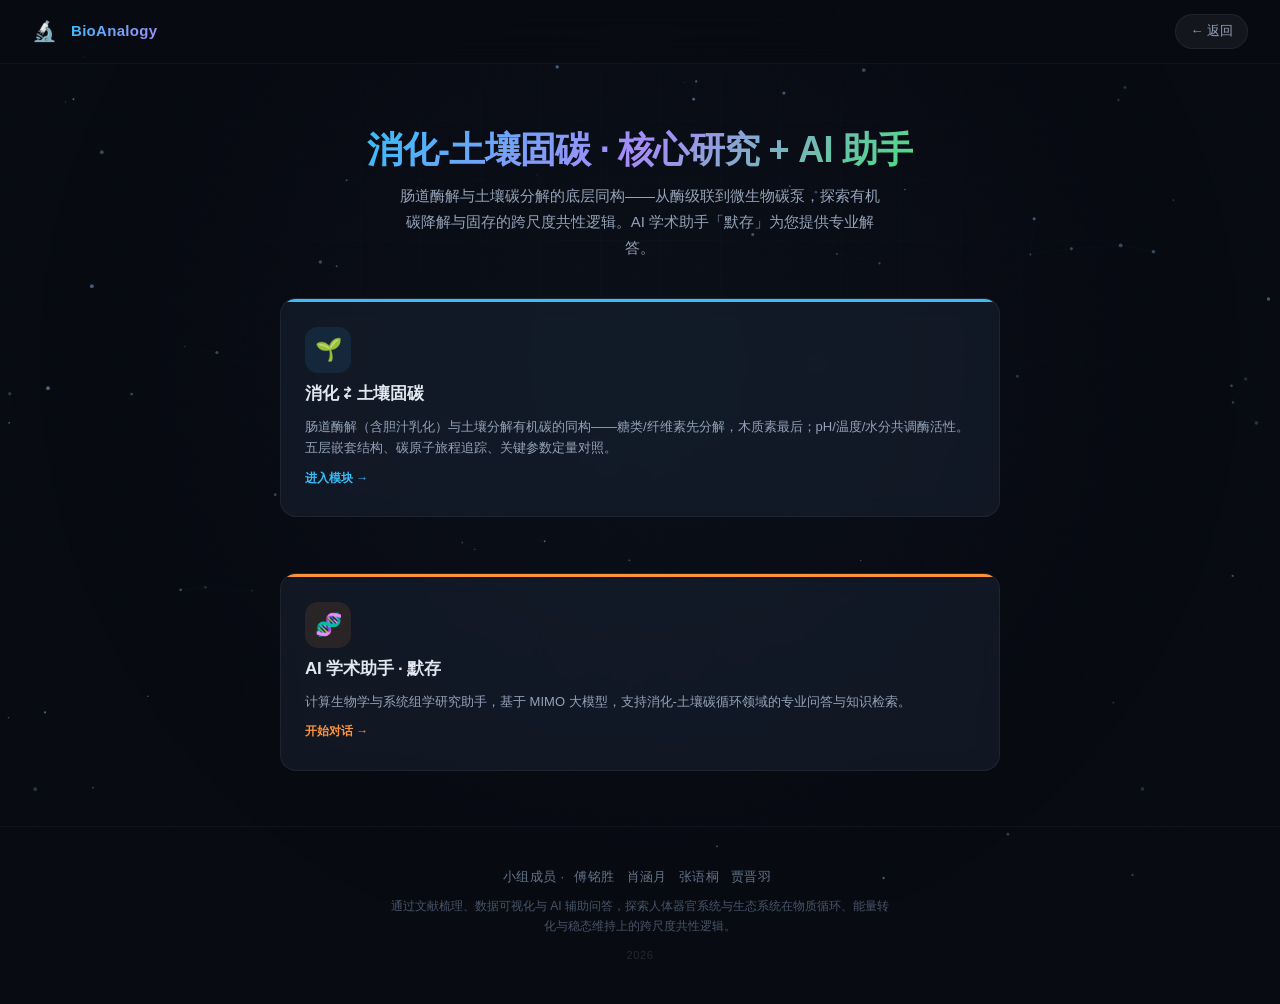
<file: public/modules.html>
<!DOCTYPE html>
<html lang="zh-CN">
<head>
<meta charset="UTF-8">
<meta name="viewport" content="width=device-width,initial-scale=1">
<title>消化-土壤固碳 · 核心研究 + AI 助手 — BioAnalogy</title>
<link rel="icon" href="data:image/svg+xml,<svg xmlns='http://www.w3.org/2000/svg' viewBox='0 0 100 100'><text y='.9em' font-size='90'>🔬</text></svg>">
<style>
*,*::before,*::after{margin:0;padding:0;box-sizing:border-box}
html{scroll-behavior:smooth}

body{
  font-family:-apple-system,BlinkMacSystemFont,"Segoe UI","Noto Sans SC",sans-serif;
  background:#080b12;color:#e2e8f0;line-height:1.6;
  min-height:100vh;overflow-x:hidden;
  display:flex;flex-direction:column;
}

/* ---- 噪点纹理 ---- */
body::after{
  content:'';position:fixed;inset:0;z-index:0;pointer-events:none;
  background-image:url("data:image/svg+xml,%3Csvg viewBox='0 0 256 256' xmlns='http://www.w3.org/2000/svg'%3E%3Cfilter id='n'%3E%3CfeTurbulence type='fractalNoise' baseFrequency='.85' numOctaves='4' stitchTiles='stitch'/%3E%3C/filter%3E%3Crect width='100%25' height='100%25' filter='url(%23n)' opacity='.5'/%3E%3C/svg%3E");
  opacity:.02;
}

/* ---- Canvas 粒子背景 ---- */
#bg-canvas{position:fixed;inset:0;z-index:0;pointer-events:none}

/* ---- 网格点阵 ---- */
.bg-grid{
  position:fixed;inset:0;z-index:0;pointer-events:none;
  background-image:
    linear-gradient(rgba(56,189,248,.025) 1px,transparent 1px),
    linear-gradient(90deg,rgba(56,189,248,.025) 1px,transparent 1px);
  background-size:60px 60px;
  mask-image:radial-gradient(ellipse 70% 60% at 50% 30%,black,transparent);
  -webkit-mask-image:radial-gradient(ellipse 70% 60% at 50% 30%,black,transparent);
}

/* ---- 粘性顶栏 ---- */
.top-bar{
  position:sticky;top:0;z-index:100;
  display:flex;align-items:center;gap:14px;
  padding:14px clamp(18px,4vw,32px);
  background:rgba(8,11,18,.75);
  backdrop-filter:blur(16px);-webkit-backdrop-filter:blur(16px);
  border-bottom:1px solid rgba(255,255,255,.04);
}
.top-bar .logo{font-size:20px}
.top-bar .brand{
  font-size:15px;font-weight:700;letter-spacing:.02em;
  background:linear-gradient(135deg,#38bdf8,#a78bfa);
  -webkit-background-clip:text;-webkit-text-fill-color:transparent;background-clip:text;
}
.top-bar .spacer{flex:1}
.top-bar .back-link{
  display:inline-flex;align-items:center;gap:5px;
  padding:6px 14px;border-radius:20px;
  background:rgba(255,255,255,.05);border:1px solid rgba(255,255,255,.06);
  color:#94a3b8;font-size:13px;text-decoration:none;transition:.2s;
}
.top-bar .back-link:hover{
  background:rgba(255,255,255,.1);color:#e2e8f0;text-decoration:none;
}

/* ---- 主内容区 ---- */
.main{
  position:relative;z-index:1;
  flex:1;display:flex;flex-direction:column;align-items:center;
  padding:0 clamp(16px,4vw,24px);
}

/* ---- 页头 ---- */
.page-hero{
  text-align:center;
  padding:clamp(36px,5vw,64px) 0 clamp(20px,3vw,36px);
  max-width:600px;
}
.page-hero h1{
  font-size:clamp(24px,4vw,36px);font-weight:800;
  line-height:1.2;margin-bottom:12px;letter-spacing:-.02em;
  background:linear-gradient(135deg,#38bdf8,#a78bfa,#4ade80);
  -webkit-background-clip:text;-webkit-text-fill-color:transparent;background-clip:text;
}
.page-hero p{
  font-size:clamp(13px,1.5vw,15px);color:#94a3b8;
  line-height:1.75;max-width:480px;margin:0 auto;
}

/* ============================================================
   卡片网格
   ============================================================ */
.cards{
  display:grid;
  grid-template-columns:1fr 1fr;
  gap:20px;
  width:100%;max-width:720px;
  padding-bottom:clamp(36px,5vw,56px);
}
.card--hero{grid-column:1/-1}
.cards--center{
  grid-template-columns:1fr;
  justify-items:center;
}
.cards--center .card{width:100%}

/* ============================================================
   卡片 — <a> 标签直接作为卡片元素
   修复：整个卡片区域可点击，无外层 div 拦截
   ============================================================ */
.card{
  display:flex;                /* 让 <a> 填满 grid cell */
  position:relative;
  perspective:800px;
  transform-style:preserve-3d;
  will-change:transform;
  /* 入场动画初始状态 */
  opacity:0;
  transform:translateY(30px) scale(.95);
  transition:opacity .7s cubic-bezier(.22,1,.36,1),
             transform .7s cubic-bezier(.22,1,.36,1);
  text-decoration:none;       /* 去掉 <a> 下划线 */
  color:inherit;              /* 继承文字颜色 */
  outline:none;
}
.card.visible{opacity:1;transform:translateY(0) scale(1)}
.card:nth-child(1){transition-delay:.05s}
.card:nth-child(2){transition-delay:.12s}
.card:nth-child(3){transition-delay:.19s}
.card:nth-child(4){transition-delay:.26s}

/* ---- 卡片内部内容层 ---- */
.card-body{
  position:relative;
  background:rgba(30,41,59,.45);
  backdrop-filter:blur(10px);-webkit-backdrop-filter:blur(10px);
  border:1px solid rgba(255,255,255,.06);
  border-radius:16px;
  padding:28px 24px;
  display:flex;flex-direction:column;gap:10px;
  overflow:hidden;
  width:100%;                /* 填满 <a> */
  transition:box-shadow .4s,border-color .4s,background .4s,transform .35s;
  cursor:pointer;
}

/* ---- 鼠标跟随光效 ---- */
.card-body .glow{
  position:absolute;inset:0;border-radius:16px;pointer-events:none;
  background:radial-gradient(circle 260px at var(--mx,50%) var(--my,50%),
    var(--glow-color,rgba(56,189,248,.1)) 0%,transparent 70%);
  opacity:0;transition:opacity .4s;
}
.card:hover .card-body .glow{opacity:1}

/* ---- 顶部彩色装饰条 ---- */
.card-body::before{
  content:'';position:absolute;
  top:0;left:0;right:0;height:3px;
  background:var(--accent,#38bdf8);
  border-radius:16px 16px 0 0;
  transition:height .3s,box-shadow .3s;
}
.card:hover .card-body::before{
  height:4px;
  box-shadow:0 0 12px var(--accent-glow,rgba(56,189,248,.3));
}

/* ---- 光泽扫过动画（hover 触发） ---- */
.card-body::after{
  content:'';position:absolute;inset:0;
  background:linear-gradient(105deg,transparent 40%,rgba(255,255,255,.06) 45%,rgba(255,255,255,.12) 50%,rgba(255,255,255,.06) 55%,transparent 60%);
  transform:translateX(-100%);
  transition:none;pointer-events:none;
}
.card:hover .card-body::after{
  transform:translateX(100%);
  transition:transform .7s ease;
}

/* ---- 悬停态 ---- */
.card:hover .card-body{
  background:rgba(30,41,59,.7);
  border-color:rgba(255,255,255,.12);
  box-shadow:0 12px 40px rgba(0,0,0,.35),0 0 0 1px rgba(255,255,255,.04);
}

/* ---- 图标容器 ---- */
.card .icon{
  width:46px;height:46px;border-radius:13px;
  display:flex;align-items:center;justify-content:center;
  font-size:22px;
  background:var(--accent-bg,rgba(56,189,248,.1));
  transition:transform .35s;
}
.card:hover .icon{transform:scale(1.1) rotate(-3deg)}

/* ---- 卡片文字 ---- */
.card h2{font-size:17px;font-weight:700;letter-spacing:-.01em;line-height:1.35}
.card p{font-size:13px;color:#94a3b8;line-height:1.65;flex:1}
.card .arrow{
  font-size:12px;color:var(--accent,#38bdf8);font-weight:600;
  display:flex;align-items:center;gap:4px;transition:gap .3s;
}
.card:hover .arrow{gap:9px}

/* ---- 四张卡片各自的强调色 ---- */
.card.c1{--accent:#38bdf8;--accent-bg:rgba(56,189,248,.1);--glow-color:rgba(56,189,248,.1);--accent-glow:rgba(56,189,248,.3)}
.card.c2{--accent:#4ade80;--accent-bg:rgba(74,222,128,.1);--glow-color:rgba(74,222,128,.1);--accent-glow:rgba(74,222,128,.3)}
.card.c3{--accent:#a78bfa;--accent-bg:rgba(167,139,250,.1);--glow-color:rgba(167,139,250,.1);--accent-glow:rgba(167,139,250,.3)}
.card.c4{--accent:#fb923c;--accent-bg:rgba(251,146,60,.1);--glow-color:rgba(251,146,60,.1);--accent-glow:rgba(251,146,60,.3)}

/* ---- 点击波纹 ---- */
.ripple{
  position:absolute;border-radius:50%;
  background:rgba(255,255,255,.18);
  transform:scale(0);animation:rippleOut .5s ease-out forwards;
  pointer-events:none;
}
@keyframes rippleOut{
  to{transform:scale(2.5);opacity:0}
}

/* ---- 页脚 ---- */
footer{
  position:relative;z-index:1;
  padding:clamp(28px,4vw,40px) 24px;
  text-align:center;
  border-top:1px solid rgba(255,255,255,.04);
}
footer .members{
  font-size:13px;color:#64748b;letter-spacing:.03em;margin-bottom:8px;
}
footer .members span{display:inline-block;padding:0 6px}
footer .desc{
  font-size:12px;color:#475569;max-width:500px;
  margin:0 auto 10px;line-height:1.7;
}
footer .year{
  font-size:11px;color:rgba(255,255,255,.12);letter-spacing:.06em;
}

/* ---- 响应式 ---- */
@media(max-width:600px){
  .cards{grid-template-columns:1fr;max-width:380px}
  .card--hero{grid-column:1}
  .card-body{padding:22px 20px}
}
</style>
</head>
<body>

<canvas id="bg-canvas"></canvas>
<div class="bg-grid"></div>

<!-- 顶部粘性导航栏 -->
<nav class="top-bar">
  <span class="logo">🔬</span>
  <span class="brand">BioAnalogy</span>
  <span class="spacer"></span>
  <a href="index.html" class="back-link">← 返回</a>
</nav>

<div class="main">
  <header class="page-hero">
    <h1>消化-土壤固碳 · 核心研究 + AI 助手</h1>
    <p>肠道酶解与土壤碳分解的底层同构——从酶级联到微生物碳泵，探索有机碳降解与固存的跨尺度共性逻辑。AI 学术助手「默存」为您提供专业解答。</p>
  </header>

  <!-- 核心模块卡片 -->
  <div class="cards">

    <a href="q1.html" class="card c1 card--hero" title="消化系统与土壤固碳的类比">
      <div class="card-body">
        <div class="glow"></div>
        <div class="icon">🌱</div>
        <h2>消化 ⇄ 土壤固碳</h2>
        <p>肠道酶解（含胆汁乳化）与土壤分解有机碳的同构——糖类/纤维素先分解，木质素最后；pH/温度/水分共调酶活性。五层嵌套结构、碳原子旅程追踪、关键参数定量对照。</p>
        <span class="arrow">进入模块 →</span>
      </div>
    </a>

  </div>

  <!-- AI 助手卡片 — 独立居中 -->
  <div class="cards cards--center">
    <a href="ai_intro.html" class="card c4" title="与 AI 研究员默存对话">
      <div class="card-body">
        <div class="glow"></div>
        <div class="icon">🧬</div>
        <h2>AI 学术助手 · 默存</h2>
        <p>计算生物学与系统组学研究助手，基于 MIMO 大模型，支持消化-土壤碳循环领域的专业问答与知识检索。</p>
        <span class="arrow">开始对话 →</span>
      </div>
    </a>
  </div>
</div>

<footer>
  <p class="members">
    小组成员 ·
    <span>傅铭胜</span><span>肖涵月</span><span>张语桐</span><span>贾晋羽</span>
  </p>
  <p class="desc">通过文献梳理、数据可视化与 AI 辅助问答，探索人体器官系统与生态系统在物质循环、能量转化与稳态维持上的跨尺度共性逻辑。</p>
  <p class="year">2026</p>
</footer>

<script>
/* ============================================================
   Canvas 粒子背景 — 漂浮粒子 + 连线，营造深空科技感
   ============================================================ */
(function(){
  var cv=document.getElementById('bg-canvas');
  var c=cv.getContext('2d');
  var W,H,pts=[];
  var DPR=Math.min(window.devicePixelRatio||1,2);
  var N=80,DIST=140;

  function resize(){
    W=innerWidth;H=innerHeight;
    cv.width=W*DPR;cv.height=H*DPR;
    c.setTransform(DPR,0,0,DPR,0,0);
  }
  function init(){
    pts=[];
    for(var i=0;i<N;i++) pts.push({
      x:Math.random()*W,y:Math.random()*H,
      vx:(Math.random()-.5)*.35,vy:(Math.random()-.5)*.35,
      r:Math.random()*1.5+.5,o:Math.random()*.35+.2
    });
  }
  function draw(){
    c.clearRect(0,0,W,H);
    var g=c.createRadialGradient(W/2,H*.4,0,W/2,H*.4,Math.max(W,H)*.5);
    g.addColorStop(0,'rgba(56,189,248,.03)');g.addColorStop(.5,'rgba(167,139,250,.015)');g.addColorStop(1,'transparent');
    c.fillStyle=g;c.fillRect(0,0,W,H);
    for(var i=0;i<pts.length;i++){
      var p=pts[i];
      p.x+=p.vx;p.y+=p.vy;
      if(p.x<0||p.x>W)p.vx*=-1;
      if(p.y<0||p.y>H)p.vy*=-1;
      p.x=Math.max(0,Math.min(W,p.x));
      p.y=Math.max(0,Math.min(H,p.y));
    }
    c.lineWidth=.4;
    for(var i=0;i<pts.length;i++){
      for(var j=i+1;j<pts.length;j++){
        var a=pts[i],b=pts[j];
        var dx=a.x-b.x,dy=a.y-b.y;
        var d=Math.sqrt(dx*dx+dy*dy);
        if(d<DIST){
          c.strokeStyle='rgba(56,189,248,'+((1-d/DIST)*.08)+')';
          c.beginPath();c.moveTo(a.x,a.y);c.lineTo(b.x,b.y);c.stroke();
        }
      }
    }
    for(var i=0;i<pts.length;i++){
      c.beginPath();c.arc(pts[i].x,pts[i].y,pts[i].r,0,Math.PI*2);
      c.fillStyle='rgba(140,180,230,'+pts[i].o+')';c.fill();
    }
    requestAnimationFrame(draw);
  }
  resize();init();draw();
  window.addEventListener('resize',function(){resize();init()});
})();

/* ============================================================
   卡片入场动画 — IntersectionObserver 驱动
   ============================================================ */
(function(){
  var cards=document.querySelectorAll('.card');
  var obs=new IntersectionObserver(function(entries){
    entries.forEach(function(e){
      if(e.isIntersecting){e.target.classList.add('visible');obs.unobserve(e.target)}
    });
  },{threshold:.15});
  cards.forEach(function(c){obs.observe(c)});
})();

/* ============================================================
   3D 倾斜效果 — 鼠标在卡片上时产生 perspective 倾斜
   ============================================================ */
(function(){
  document.querySelectorAll('.card').forEach(function(card){
    var body=card.querySelector('.card-body');
    card.addEventListener('mousemove',function(e){
      var r=card.getBoundingClientRect();
      var nx=(e.clientX-r.left)/r.width*2-1;
      var ny=(e.clientY-r.top)/r.height*2-1;
      body.style.transform='rotateY('+(nx*6)+'deg) rotateX('+(-ny*6)+'deg)';
      var px=((e.clientX-r.left)/r.width*100).toFixed(1);
      var py=((e.clientY-r.top)/r.height*100).toFixed(1);
      body.style.setProperty('--mx',px+'%');
      body.style.setProperty('--my',py+'%');
    });
    card.addEventListener('mouseleave',function(){
      body.style.transform='rotateY(0) rotateX(0)';
    });
  });
})();

/* ============================================================
   点击波纹效果
   ============================================================ */
(function(){
  document.querySelectorAll('.card-body').forEach(function(el){
    el.addEventListener('click',function(e){
      var r=el.getBoundingClientRect();
      var ripple=document.createElement('span');
      ripple.className='ripple';
      var size=Math.max(r.width,r.height);
      ripple.style.width=ripple.style.height=size+'px';
      ripple.style.left=(e.clientX-r.left-size/2)+'px';
      ripple.style.top=(e.clientY-r.top-size/2)+'px';
      el.appendChild(ripple);
      ripple.addEventListener('animationend',function(){ripple.remove()});
    });
  });
})();
</script>

</body>
</html>
</file>
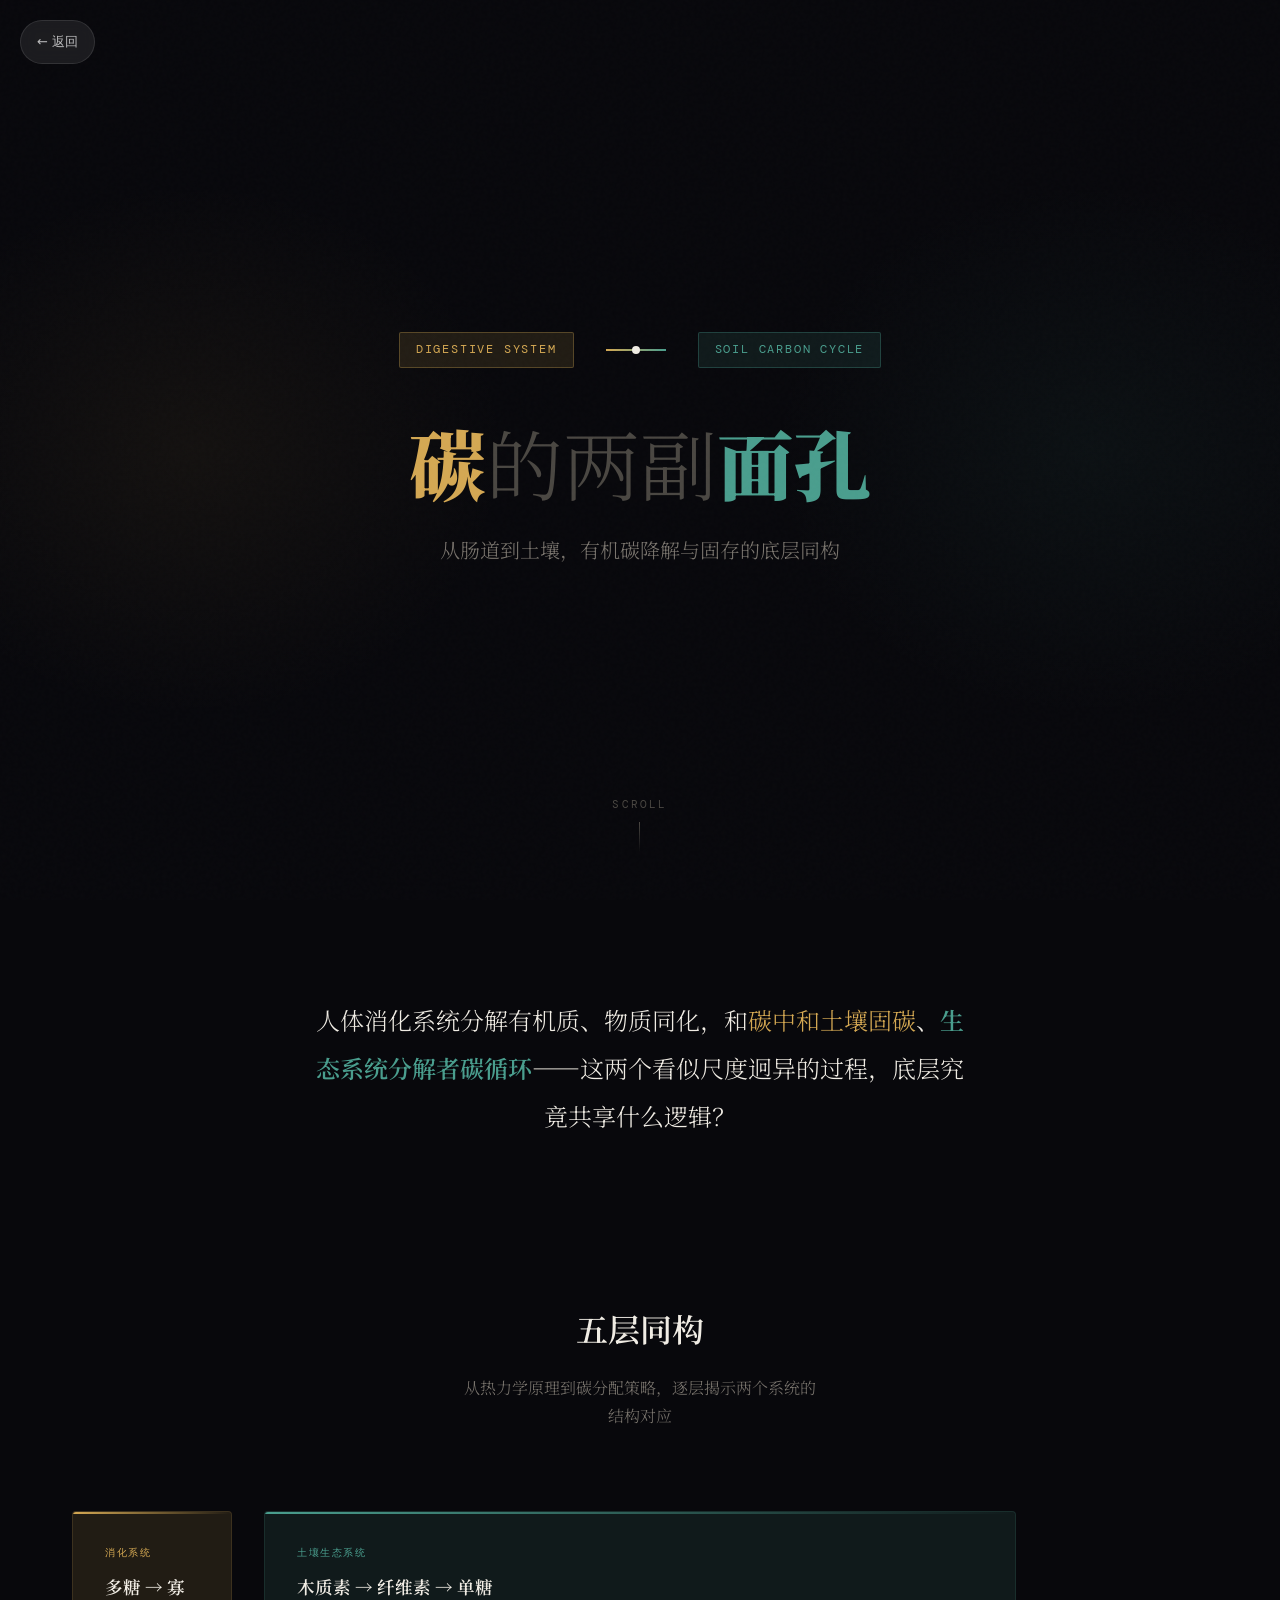
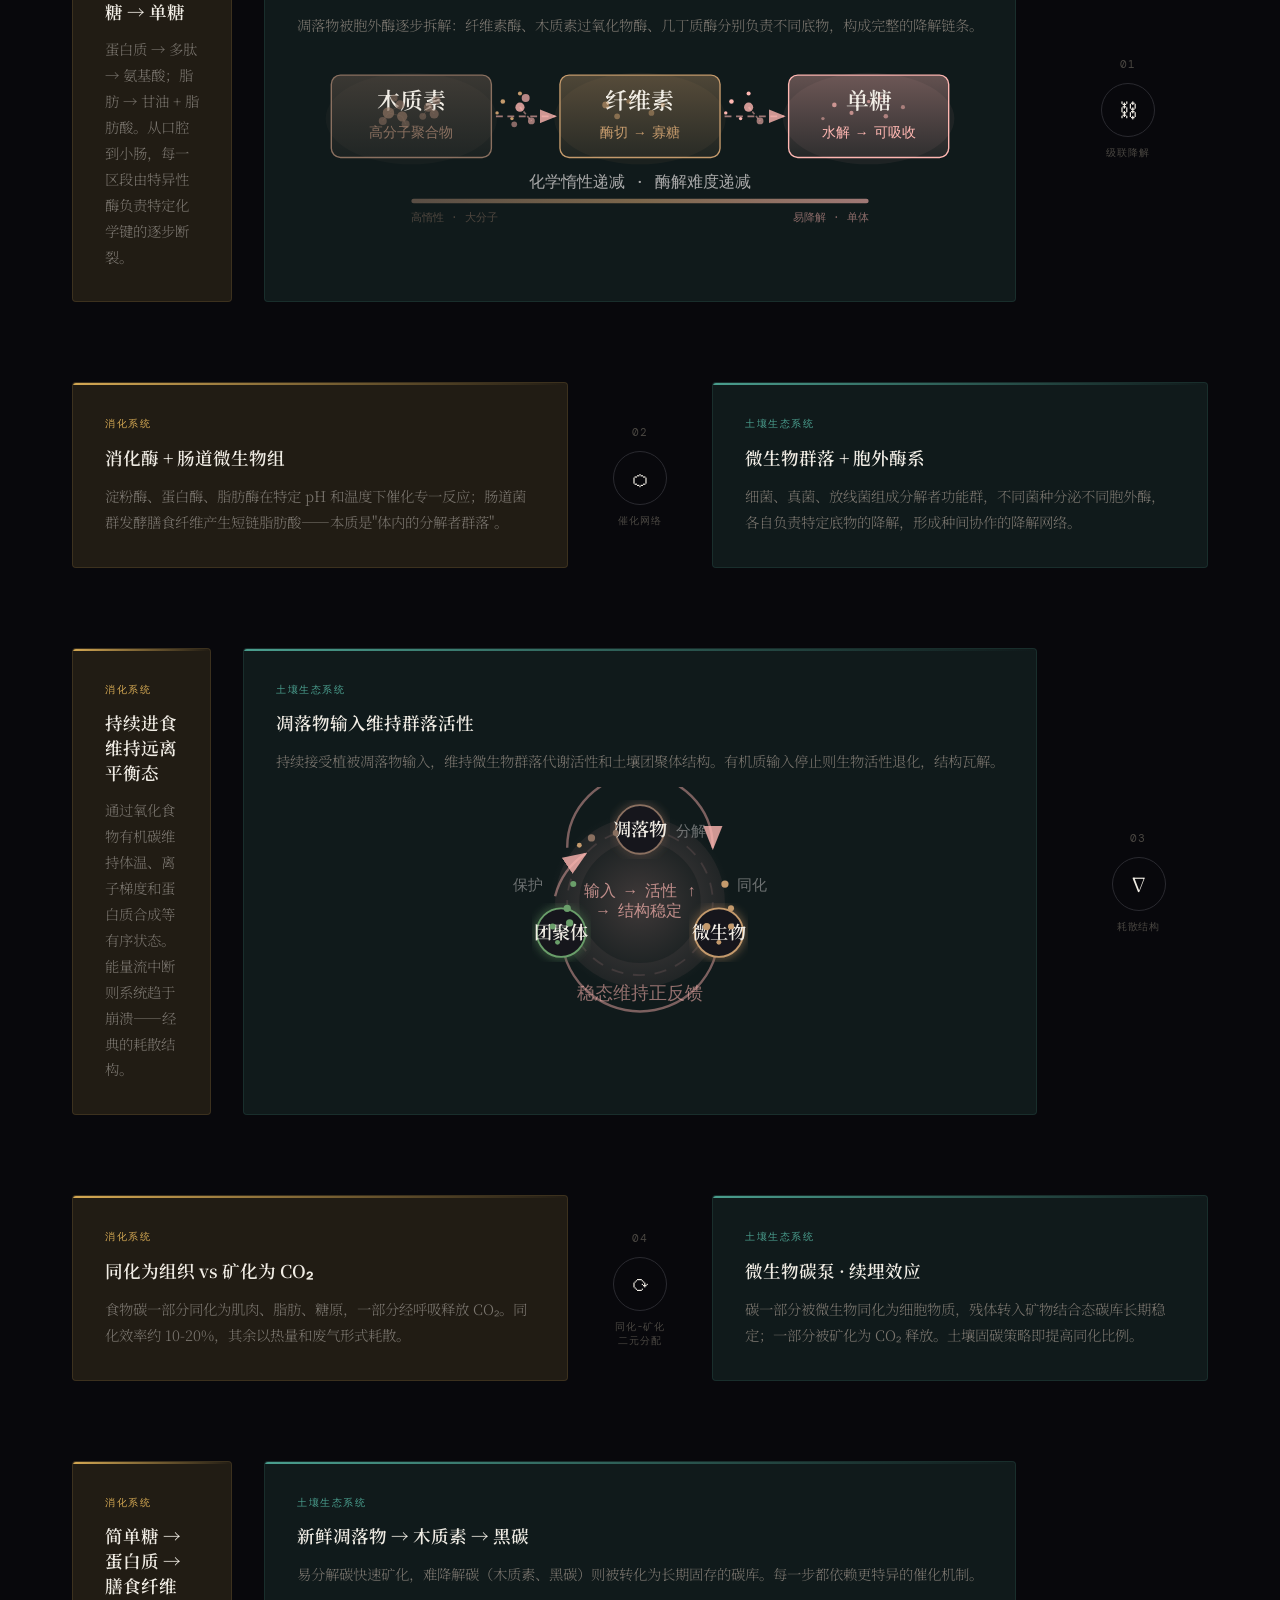
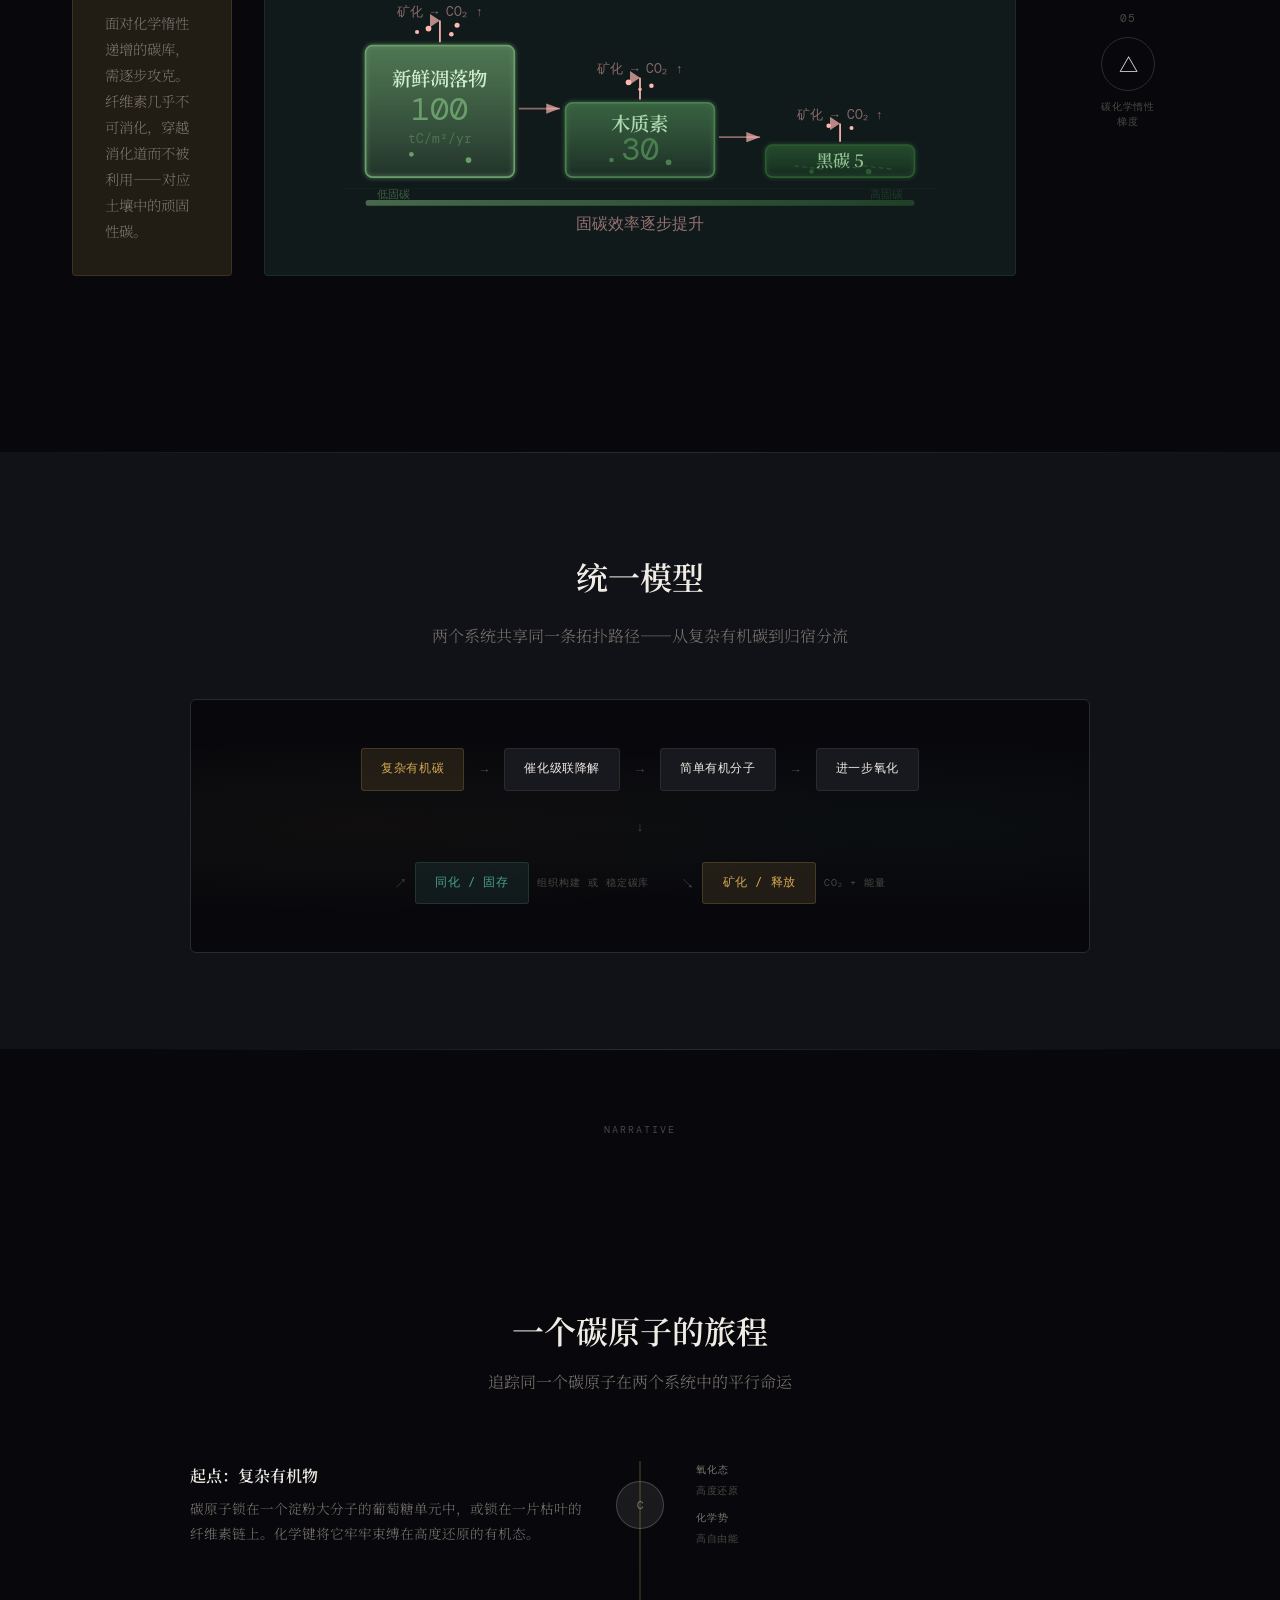
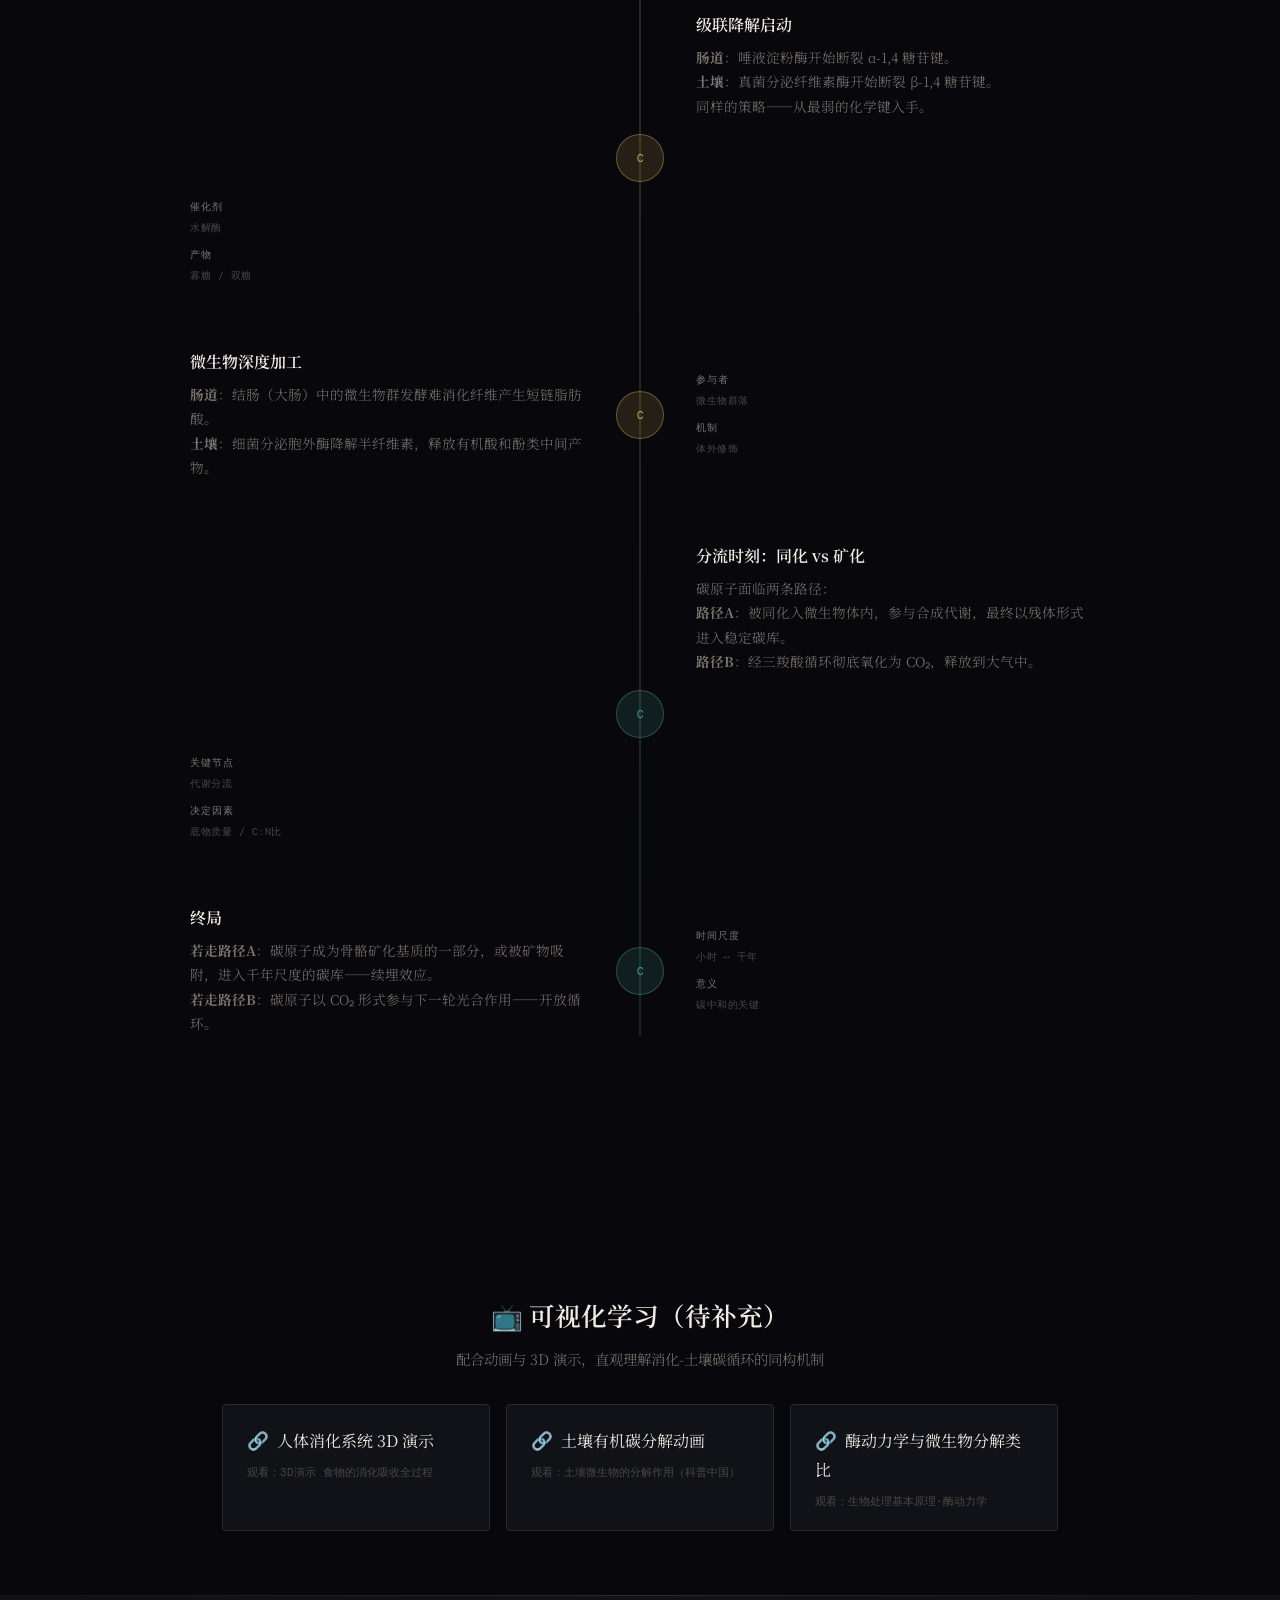
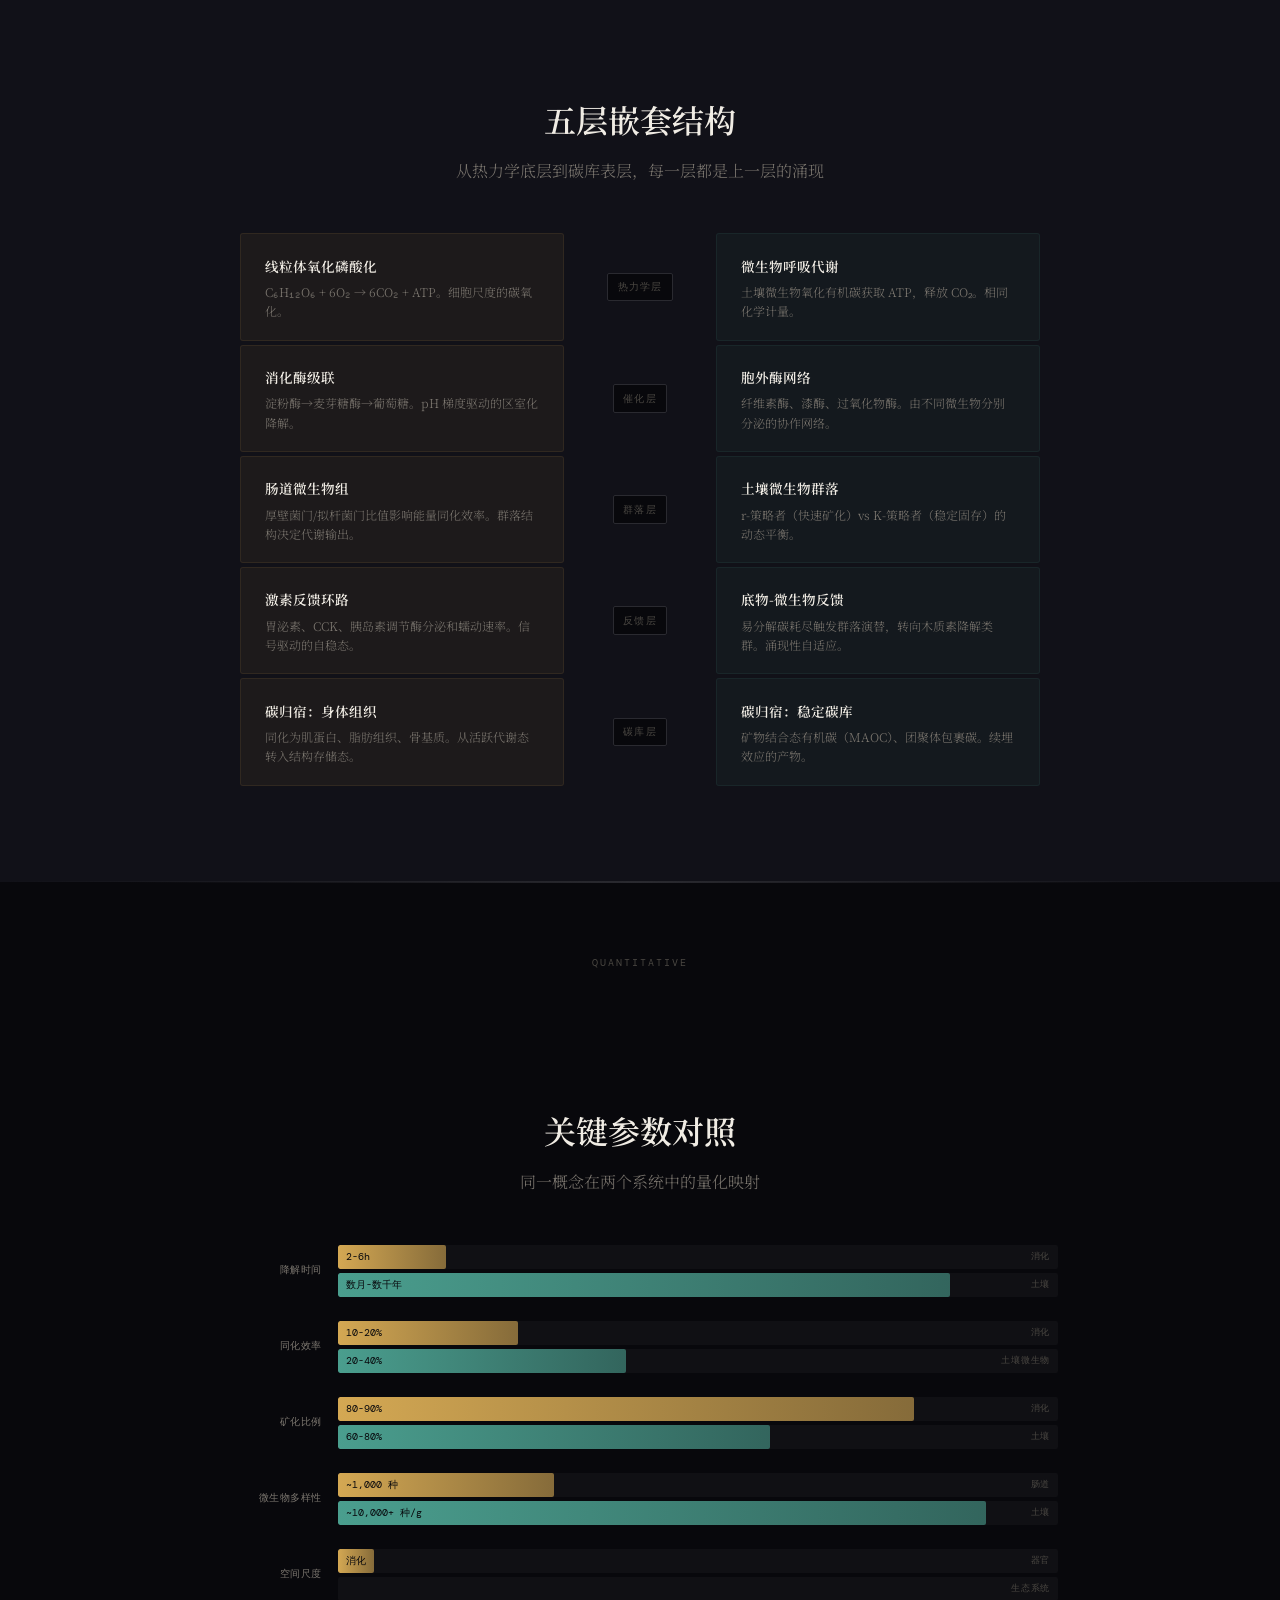
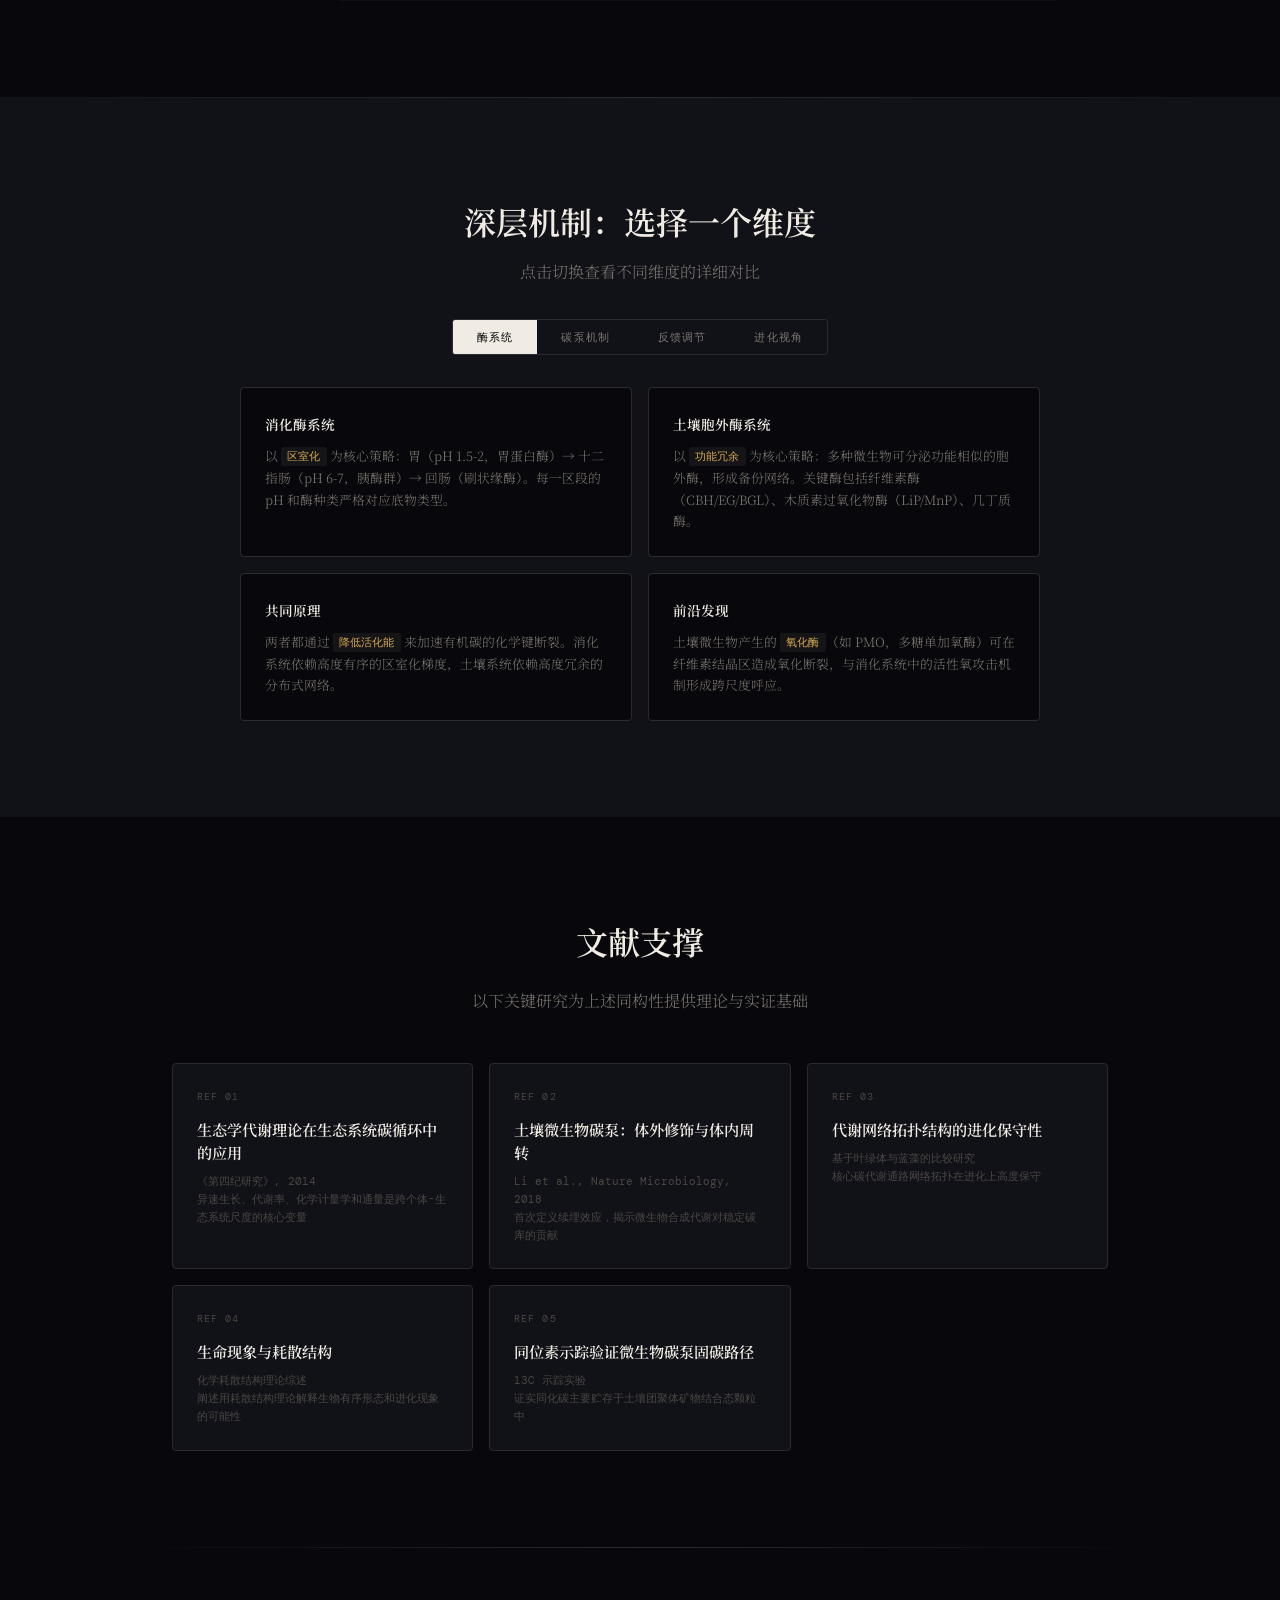
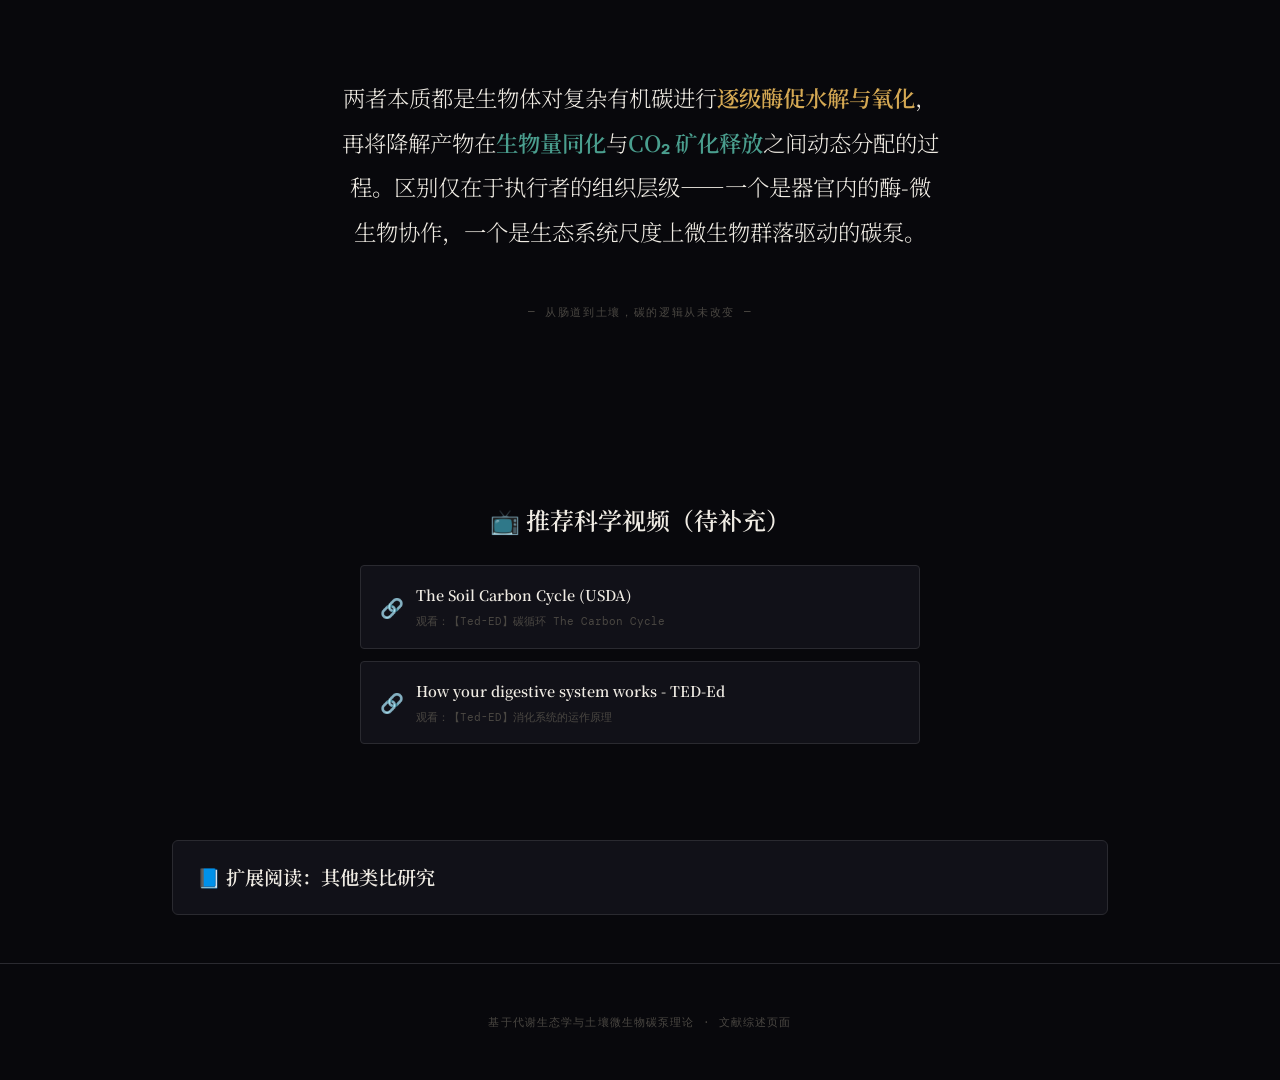
<file: public/q1.html>
<!DOCTYPE html>
<html lang="zh-CN">
<head>
<meta charset="UTF-8">
<meta name="viewport" content="width=device-width, initial-scale=1.0">
<title>碳的两副面孔 — 消化系统与土壤碳循环的底层同构</title>
<link rel="preconnect" href="https://fonts.googleapis.com">
<link href="https://fonts.googleapis.com/css2?family=Noto+Serif+SC:wght@300;600;900&family=DM+Mono:wght@300;400&display=swap" rel="stylesheet">
<style>
  :root {
    --bg: #08080c;
    --surface: #111118;
    --surface-alt: #18181f;
    --accent-warm: #d4a853;
    --accent-cool: #4a9e8e;
    --accent-warm-dim: rgba(212,168,83,0.12);
    --accent-cool-dim: rgba(74,158,142,0.12);
    --text-primary: #f0ece4;
    --text-muted: #7a756e;
    --text-dim: #4a4742;
    --border: #2a2a30;
  }

  * { margin:0; padding:0; box-sizing:border-box; }
  html { scroll-behavior: smooth; font-size: 16px; }
  body {
    background: var(--bg);
    color: var(--text-primary);
    font-family: 'Noto Serif SC', 'Georgia', serif;
    line-height: 1.8;
    overflow-x: hidden;
  }
  body::before {
    content: '';
    position: fixed; inset: 0;
    background-image: url("data:image/svg+xml,%3Csvg viewBox='0 0 256 256' xmlns='http://www.w3.org/2000/svg'%3E%3Cfilter id='n'%3E%3CfeTurbulence type='fractalNoise' baseFrequency='0.9' numOctaves='4' stitchTiles='stitch'/%3E%3C/filter%3E%3Crect width='100%25' height='100%25' filter='url(%23n)' opacity='0.5'/%3E%3C/svg%3E");
    opacity: 0.035;
    pointer-events: none;
    z-index: 9999;
  }

  /* ===== PROGRESS BAR ===== */
  .progress-bar {
    position: fixed; top: 0; left: 0;
    height: 2px; width: 100%;
    background: linear-gradient(90deg, var(--accent-warm), var(--accent-cool));
    z-index: 10000;
    transform-origin: left;
    transform: scaleX(0);
    transition: transform 0.1s linear;
  }

  /* ===== HERO ===== */
  .hero {
    min-height: 100vh;
    display: flex; flex-direction: column;
    justify-content: center; align-items: center;
    position: relative; padding: 2rem;
  }
  .hero-bg { position: absolute; inset: 0; overflow: hidden; }
  .hero-bg::before {
    content: ''; position: absolute;
    top: 20%; left: -10%;
    width: 50%; height: 60%;
    background: radial-gradient(ellipse, rgba(212,168,83,0.06) 0%, transparent 70%);
    animation: pulse-warm 6s ease-in-out infinite;
  }
  .hero-bg::after {
    content: ''; position: absolute;
    top: 20%; right: -10%;
    width: 50%; height: 60%;
    background: radial-gradient(ellipse, rgba(74,158,142,0.06) 0%, transparent 70%);
    animation: pulse-cool 6s ease-in-out infinite 3s;
  }
  @keyframes pulse-warm { 0%,100%{opacity:.6;transform:scale(1)} 50%{opacity:1;transform:scale(1.1)} }
  @keyframes pulse-cool { 0%,100%{opacity:.6;transform:scale(1)} 50%{opacity:1;transform:scale(1.1)} }

  .hero-split { display: flex; align-items: center; gap: 2rem; margin-bottom: 3rem; position: relative; z-index: 1; }
  .hero-tag {
    font-family: 'DM Mono', monospace;
    font-size: 0.75rem; letter-spacing: 0.15em;
    text-transform: uppercase; padding: 0.4rem 1rem; border-radius: 2px;
  }
  .hero-tag--warm { color: var(--accent-warm); border: 1px solid rgba(212,168,83,0.3); background: var(--accent-warm-dim); }
  .hero-tag--cool { color: var(--accent-cool); border: 1px solid rgba(74,158,142,0.3); background: var(--accent-cool-dim); }
  .hero-bridge {
    width: 60px; height: 2px;
    background: linear-gradient(90deg, var(--accent-warm), var(--accent-cool));
    position: relative; animation: bridge-glow 3s ease-in-out infinite;
  }
  .hero-bridge::before {
    content: ''; position: absolute;
    top: 50%; left: 50%;
    width: 8px; height: 8px;
    background: var(--text-primary); border-radius: 50%;
    transform: translate(-50%,-50%);
    animation: carbon-dot 3s ease-in-out infinite;
  }
  @keyframes bridge-glow { 0%,100%{opacity:.5} 50%{opacity:1} }
  @keyframes carbon-dot { 0%,100%{transform:translate(-50%,-50%) scale(1);opacity:.6} 50%{transform:translate(-50%,-50%) scale(1.5);opacity:1} }

  .hero-title { font-size: clamp(2.5rem,6vw,5rem); font-weight: 900; line-height: 1.2; text-align: center; position: relative; z-index: 1; margin-bottom: 1.5rem; }
  .hero-title .warm { color: var(--accent-warm); }
  .hero-title .cool { color: var(--accent-cool); }
  .hero-title .dim { color: var(--text-dim); font-weight: 300; }
  .hero-subtitle { font-size: clamp(1rem,2vw,1.25rem); color: var(--text-muted); text-align: center; max-width: 40ch; position: relative; z-index: 1; font-weight: 300; }
  .hero-scroll {
    position: absolute; bottom: 3rem;
    display: flex; flex-direction: column; align-items: center; gap: 0.5rem;
    color: var(--text-dim); font-family: 'DM Mono', monospace;
    font-size: 0.7rem; letter-spacing: 0.2em;
    animation: scroll-hint 2s ease-in-out infinite;
    cursor: pointer;
  }
  .hero-scroll-line { width: 1px; height: 30px; background: linear-gradient(to bottom, var(--text-dim), transparent); }
  @keyframes scroll-hint { 0%,100%{opacity:.4;transform:translateY(0)} 50%{opacity:.8;transform:translateY(5px)} }

  /* ===== SHARED SECTION STYLES ===== */
  .section-break {
    text-align: center; padding: 4rem 2rem 2rem;
    position: relative;
  }
  .section-break::before {
    content: ''; position: absolute;
    top: 0; left: 10%; right: 10%;
    height: 1px;
    background: linear-gradient(90deg, transparent, var(--border), transparent);
  }
  .section-label {
    font-family: 'DM Mono', monospace;
    font-size: 0.6rem; letter-spacing: 0.2em;
    text-transform: uppercase; color: var(--text-dim);
  }

  /* ===== CORE QUESTION ===== */
  .question { padding: 6rem 2rem; text-align: center; position: relative; }
  .question-text { font-size: clamp(1.1rem,2.5vw,1.5rem); max-width: 50ch; margin: 0 auto; color: var(--text-primary); font-weight: 300; line-height: 2; }
  .question-text em { font-style: normal; color: var(--accent-warm); }
  .question-text strong { font-weight: 600; color: var(--accent-cool); }

  /* ===== PARALLELS ===== */
  .parallels { max-width: 1200px; margin: 0 auto; padding: 4rem 2rem 6rem; position: relative; }
  .parallels-header { text-align: center; margin-bottom: 5rem; }
  .parallels-header h2 { font-size: clamp(1.5rem,3vw,2rem); font-weight: 600; margin-bottom: 1rem; }
  .parallels-header p { color: var(--text-muted); font-weight: 300; max-width: 40ch; margin: 0 auto; }

  .parallel {
    display: grid; grid-template-columns: 1fr auto 1fr;
    gap: 2rem; margin-bottom: 5rem;
    opacity: 0; transform: translateY(30px);
    transition: all 0.8s cubic-bezier(0.16,1,0.3,1);
  }
  .parallel.visible { opacity: 1; transform: translateY(0); }
  .parallel:nth-child(even) .parallel-left { order: 3; }
  .parallel:nth-child(even) .parallel-right { order: 1; }
  .parallel:nth-child(even) .parallel-center { order: 2; }

  .parallel-card { padding: 2rem; border-radius: 4px; position: relative; overflow: hidden; }
  .parallel-card::before { content: ''; position: absolute; top: 0; left: 0; right: 0; height: 2px; }
  .parallel-card--warm { background: var(--accent-warm-dim); border: 1px solid rgba(212,168,83,0.15); }
  .parallel-card--warm::before { background: linear-gradient(90deg, var(--accent-warm), transparent); }
  .parallel-card--cool { background: var(--accent-cool-dim); border: 1px solid rgba(74,158,142,0.15); }
  .parallel-card--cool::before { background: linear-gradient(90deg, var(--accent-cool), transparent); }
  .parallel-card-label { font-family: 'DM Mono', monospace; font-size: 0.65rem; letter-spacing: 0.15em; text-transform: uppercase; margin-bottom: 0.75rem; }
  .parallel-card--warm .parallel-card-label { color: var(--accent-warm); }
  .parallel-card--cool .parallel-card-label { color: var(--accent-cool); }
  .parallel-card h3 { font-size: 1.1rem; font-weight: 600; margin-bottom: 0.75rem; line-height: 1.4; }
  .parallel-card p { font-size: 0.9rem; color: var(--text-muted); font-weight: 300; line-height: 1.8; }
  .parallel-center { display: flex; flex-direction: column; align-items: center; justify-content: center; min-width: 80px; padding: 1rem 0; }
  .parallel-number { font-family: 'DM Mono', monospace; font-size: 0.7rem; color: var(--text-dim); letter-spacing: 0.1em; margin-bottom: 0.75rem; }
  .parallel-icon { width: 48px; height: 48px; border-radius: 50%; display: flex; align-items: center; justify-content: center; font-size: 1.2rem; margin-bottom: 0.75rem; position: relative; }
  .parallel-icon::after { content: ''; position: absolute; inset: -3px; border-radius: 50%; border: 1px solid var(--border); }
  .parallel-principle { font-family: 'DM Mono', monospace; font-size: 0.6rem; color: var(--text-dim); letter-spacing: 0.08em; text-align: center; max-width: 80px; line-height: 1.5; }

  /* ===== UNIFIED MODEL ===== */
  .model-section { padding: 6rem 2rem; background: var(--surface); position: relative; }
  .model-section::before { content: ''; position: absolute; top: 0; left: 0; right: 0; height: 1px; background: linear-gradient(90deg, transparent, var(--border), transparent); }
  .model-inner { max-width: 900px; margin: 0 auto; text-align: center; }
  .model-inner h2 { font-size: clamp(1.5rem,3vw,2rem); font-weight: 600; margin-bottom: 1rem; }
  .model-inner > p { color: var(--text-muted); font-weight: 300; margin-bottom: 3rem; }
  .flow-diagram { background: var(--bg); border: 1px solid var(--border); border-radius: 6px; padding: 3rem 2rem; position: relative; overflow: hidden; }
  .flow-diagram::before { content: ''; position: absolute; inset: 0; background: radial-gradient(ellipse at 20% 50%, rgba(212,168,83,0.04), transparent 50%), radial-gradient(ellipse at 80% 50%, rgba(74,158,142,0.04), transparent 50%); }
  .flow-row { display: flex; align-items: center; justify-content: center; gap: 1rem; margin-bottom: 1.5rem; position: relative; z-index: 1; flex-wrap: wrap; }
  .flow-node { padding: 0.6rem 1.2rem; border-radius: 3px; font-family: 'DM Mono', monospace; font-size: 0.75rem; letter-spacing: 0.05em; white-space: nowrap; }
  .flow-node--input { background: var(--accent-warm-dim); border: 1px solid rgba(212,168,83,0.2); color: var(--accent-warm); }
  .flow-node--process { background: var(--surface-alt); border: 1px solid var(--border); color: var(--text-primary); }
  .flow-node--output { background: var(--accent-cool-dim); border: 1px solid rgba(74,158,142,0.2); color: var(--accent-cool); }
  .flow-arrow { color: var(--text-dim); font-family: 'DM Mono', monospace; font-size: 0.8rem; }
  .flow-split { display: flex; gap: 2rem; justify-content: center; flex-wrap: wrap; position: relative; z-index: 1; }
  .flow-branch { display: flex; align-items: center; gap: 0.5rem; }
  .flow-label { font-family: 'DM Mono', monospace; font-size: 0.6rem; color: var(--text-dim); letter-spacing: 0.1em; text-transform: uppercase; }

  /* ===== CARBON JOURNEY ===== */
  .journey { padding: 8rem 2rem; position: relative; }
  .journey-header { text-align: center; margin-bottom: 4rem; }
  .journey-header h2 { font-size: clamp(1.5rem,3vw,2rem); font-weight: 600; margin-bottom: 0.5rem; }
  .journey-header p { color: var(--text-muted); font-weight: 300; }
  .journey-track { max-width: 900px; margin: 0 auto; position: relative; }
  .journey-track::before {
    content: ''; position: absolute;
    left: 50%; top: 0; bottom: 0; width: 2px;
    background: linear-gradient(to bottom, var(--accent-warm), var(--accent-cool));
    transform: translateX(-50%); opacity: 0.2;
  }
  .journey-stop {
    display: grid; grid-template-columns: 1fr 80px 1fr;
    gap: 1rem; align-items: center; margin-bottom: 4rem;
    opacity: 0; transform: translateY(40px);
    transition: all 0.9s cubic-bezier(0.16,1,0.3,1);
  }
  .journey-stop.visible { opacity: 1; transform: translateY(0); }
  .journey-stop:nth-child(odd) .journey-desc { grid-column: 1; }
  .journey-stop:nth-child(odd) .journey-atom { grid-column: 2; }
  .journey-stop:nth-child(odd) .journey-side { grid-column: 3; }
  .journey-stop:nth-child(even) .journey-desc { grid-column: 3; }
  .journey-stop:nth-child(even) .journey-atom { grid-column: 2; }
  .journey-stop:nth-child(even) .journey-side { grid-column: 1; }
  .journey-atom { display: flex; justify-content: center; align-items: center; }
  .atom-circle {
    width: 48px; height: 48px; border-radius: 50%;
    display: flex; align-items: center; justify-content: center;
    font-family: 'DM Mono', monospace; font-size: 0.7rem; font-weight: 400;
    position: relative; animation: atom-pulse 4s ease-in-out infinite;
  }
  .atom-circle--warm { background: rgba(212,168,83,0.15); border: 1px solid rgba(212,168,83,0.4); color: var(--accent-warm); }
  .atom-circle--cool { background: rgba(74,158,142,0.15); border: 1px solid rgba(74,158,142,0.4); color: var(--accent-cool); }
  .atom-circle--neutral { background: rgba(240,236,228,0.08); border: 1px solid rgba(240,236,228,0.2); color: var(--text-muted); }
  @keyframes atom-pulse { 0%,100%{transform:scale(1);box-shadow:0 0 0 0 rgba(212,168,83,0)} 50%{transform:scale(1.08);box-shadow:0 0 20px 0 rgba(212,168,83,0.1)} }
  .journey-desc h3 { font-size: 1rem; font-weight: 600; margin-bottom: 0.5rem; line-height: 1.5; }
  .journey-desc p { font-size: 0.85rem; color: var(--text-muted); font-weight: 300; line-height: 1.8; }
  .journey-side { font-family: 'DM Mono', monospace; font-size: 0.65rem; color: var(--text-dim); letter-spacing: 0.05em; line-height: 1.8; }
  .journey-side span { display: block; }
  .journey-side .label { color: var(--text-muted); font-size: 0.6rem; text-transform: uppercase; letter-spacing: 0.12em; margin-bottom: 0.25rem; }

  /* ===== LAYERS ===== */
  .layers-section { padding: 6rem 2rem; background: var(--surface); position: relative; }
  .layers-section::before, .layers-section::after { content: ''; position: absolute; left: 0; right: 0; height: 1px; background: linear-gradient(90deg, transparent, var(--border), transparent); }
  .layers-section::before { top: 0; }
  .layers-section::after { bottom: 0; }
  .layers-inner { max-width: 800px; margin: 0 auto; text-align: center; }
  .layers-inner h2 { font-size: clamp(1.5rem,3vw,2rem); font-weight: 600; margin-bottom: 0.5rem; }
  .layers-inner > p { color: var(--text-muted); font-weight: 300; margin-bottom: 3rem; }
  .layer-stack { display: flex; flex-direction: column; gap: 4px; position: relative; }
  .layer-row {
    display: grid; grid-template-columns: 1fr 120px 1fr;
    gap: 1rem; align-items: stretch;
    opacity: 0; transform: translateX(-20px);
    transition: all 0.7s cubic-bezier(0.16,1,0.3,1);
  }
  .layer-row.visible { opacity: 1; transform: translateX(0); }
  .layer-row:nth-child(1) { transition-delay: 0s; }
  .layer-row:nth-child(2) { transition-delay: 0.15s; }
  .layer-row:nth-child(3) { transition-delay: 0.3s; }
  .layer-row:nth-child(4) { transition-delay: 0.45s; }
  .layer-row:nth-child(5) { transition-delay: 0.6s; }
  .layer-cell { padding: 1.2rem 1.5rem; border-radius: 3px; text-align: left; transition: all 0.3s ease; }
  .layer-cell:hover { transform: translateY(-2px); }
  .layer-cell--warm { background: rgba(212,168,83,0.06); border: 1px solid rgba(212,168,83,0.1); }
  .layer-cell--warm:hover { background: rgba(212,168,83,0.1); border-color: rgba(212,168,83,0.25); }
  .layer-cell--cool { background: rgba(74,158,142,0.06); border: 1px solid rgba(74,158,142,0.1); }
  .layer-cell--cool:hover { background: rgba(74,158,142,0.1); border-color: rgba(74,158,142,0.25); }
  .layer-cell h4 { font-size: 0.85rem; font-weight: 600; margin-bottom: 0.25rem; }
  .layer-cell p { font-size: 0.75rem; color: var(--text-muted); font-weight: 300; line-height: 1.6; }
  .layer-center { display: flex; flex-direction: column; align-items: center; justify-content: center; text-align: center; }
  .layer-depth { font-family: 'DM Mono', monospace; font-size: 0.6rem; color: var(--text-dim); letter-spacing: 0.12em; text-transform: uppercase; padding: 0.3rem 0.6rem; border: 1px solid var(--border); border-radius: 2px; background: var(--bg); }

  /* ===== CHART ===== */
  .chart-section { padding: 6rem 2rem; max-width: 900px; margin: 0 auto; }
  .chart-section h2 { font-size: clamp(1.5rem,3vw,2rem); font-weight: 600; text-align: center; margin-bottom: 0.5rem; }
  .chart-section > p { text-align: center; color: var(--text-muted); font-weight: 300; margin-bottom: 3rem; }
  .dual-bars { display: flex; flex-direction: column; gap: 1.5rem; }
  .bar-group {
    display: grid; grid-template-columns: 100px 1fr;
    gap: 1rem; align-items: center;
    opacity: 0; transform: translateY(15px);
    transition: all 0.6s cubic-bezier(0.16,1,0.3,1);
  }
  .bar-group.visible { opacity: 1; transform: translateY(0); }
  .bar-label { font-family: 'DM Mono', monospace; font-size: 0.65rem; color: var(--text-muted); letter-spacing: 0.05em; text-align: right; }
  .bar-pair { display: flex; flex-direction: column; gap: 4px; }
  .bar-track { height: 24px; background: rgba(255,255,255,0.03); border-radius: 2px; overflow: hidden; position: relative; }
  .bar-fill {
    height: 100%; border-radius: 2px;
    transform-origin: left; transform: scaleX(0);
    transition: transform 1.2s cubic-bezier(0.16,1,0.3,1);
    display: flex; align-items: center; padding-left: 0.5rem;
    font-family: 'DM Mono', monospace; font-size: 0.6rem; color: var(--bg); font-weight: 400;
  }
  .bar-fill.animated { transform: scaleX(1); }
  .bar-fill--warm { background: linear-gradient(90deg, var(--accent-warm), rgba(212,168,83,0.6)); }
  .bar-fill--cool { background: linear-gradient(90deg, var(--accent-cool), rgba(74,158,142,0.6)); }
  .bar-sys { font-family: 'DM Mono', monospace; font-size: 0.55rem; color: var(--text-dim); letter-spacing: 0.08em; position: absolute; right: 0.5rem; top: 50%; transform: translateY(-50%); }

  /* ===== TOGGLE ===== */
  .toggle-section { padding: 6rem 2rem; background: var(--surface); position: relative; }
  .toggle-section::before { content: ''; position: absolute; top: 0; left: 0; right: 0; height: 1px; background: linear-gradient(90deg, transparent, var(--border), transparent); }
  .toggle-inner { max-width: 800px; margin: 0 auto; text-align: center; }
  .toggle-inner h2 { font-size: clamp(1.5rem,3vw,2rem); font-weight: 600; margin-bottom: 0.5rem; }
  .toggle-inner > p { color: var(--text-muted); font-weight: 300; margin-bottom: 2rem; }
  .toggle-buttons { display: inline-flex; gap: 0; margin-bottom: 2rem; border: 1px solid var(--border); border-radius: 3px; overflow: hidden; }
  .toggle-btn {
    font-family: 'DM Mono', monospace; font-size: 0.7rem; letter-spacing: 0.1em;
    padding: 0.6rem 1.5rem; background: transparent; color: var(--text-muted);
    border: none; cursor: pointer; transition: all 0.3s ease; text-transform: uppercase;
  }
  .toggle-btn:hover { color: var(--text-primary); }
  .toggle-btn.active { background: var(--text-primary); color: var(--bg); }
  .toggle-content { min-height: 200px; }
  .toggle-panel { display: none; flex-direction: column; gap: 1rem; }
  .toggle-panel.active { display: flex; animation: fadeIn 0.4s ease; }
  @keyframes fadeIn { from { opacity: 0; transform: translateY(10px); } to { opacity: 1; transform: translateY(0); } }
  .detail-row { display: grid; grid-template-columns: 1fr 1fr; gap: 1rem; text-align: left; }
  .detail-card { padding: 1.5rem; border-radius: 4px; border: 1px solid var(--border); background: var(--bg); }
  .detail-card h4 { font-size: 0.85rem; font-weight: 600; margin-bottom: 0.5rem; }
  .detail-card p { font-size: 0.8rem; color: var(--text-muted); font-weight: 300; line-height: 1.7; }
  .detail-card code { font-family: 'DM Mono', monospace; font-size: 0.7rem; padding: 0.15rem 0.4rem; background: rgba(255,255,255,0.05); border-radius: 2px; color: var(--accent-warm); }

  /* ===== EVIDENCE ===== */
  .evidence-section { max-width: 1000px; margin: 0 auto; padding: 6rem 2rem; }
  .evidence-section h2 { font-size: clamp(1.5rem,3vw,2rem); font-weight: 600; text-align: center; margin-bottom: 1rem; }
  .evidence-section > p { text-align: center; color: var(--text-muted); font-weight: 300; margin-bottom: 3rem; }
  .ref-grid { display: grid; grid-template-columns: repeat(auto-fit, minmax(280px, 1fr)); gap: 1rem; }
  .ref-card { background: var(--surface); border: 1px solid var(--border); border-radius: 4px; padding: 1.5rem; opacity: 0; transform: translateY(20px); transition: all 0.6s cubic-bezier(0.16,1,0.3,1); }
  .ref-card.visible { opacity: 1; transform: translateY(0); }
  .ref-card:hover { border-color: var(--text-dim); }
  .ref-id { font-family: 'DM Mono', monospace; font-size: 0.65rem; color: var(--text-dim); letter-spacing: 0.1em; margin-bottom: 0.75rem; }
  .ref-title { font-size: 0.95rem; font-weight: 600; margin-bottom: 0.5rem; line-height: 1.5; }
  .ref-meta { font-family: 'DM Mono', monospace; font-size: 0.7rem; color: var(--text-dim); line-height: 1.6; }
  .ref-card:nth-child(1) { transition-delay: 0s; }
  .ref-card:nth-child(2) { transition-delay: 0.1s; }
  .ref-card:nth-child(3) { transition-delay: 0.2s; }
  .ref-card:nth-child(4) { transition-delay: 0.3s; }
  .ref-card:nth-child(5) { transition-delay: 0.4s; }

  /* ===== CONCLUSION ===== */
  .conclusion { padding: 8rem 2rem; text-align: center; position: relative; }
  .conclusion::before { content: ''; position: absolute; top: 0; left: 10%; right: 10%; height: 1px; background: linear-gradient(90deg, transparent, var(--border), transparent); }
  .conclusion-quote { font-size: clamp(1.1rem,2.5vw,1.4rem); font-weight: 300; max-width: 50ch; margin: 0 auto 2rem; line-height: 2; color: var(--text-primary); }
  .conclusion-quote mark { background: none; color: var(--accent-warm); font-weight: 600; }
  .conclusion-quote em { font-style: normal; color: var(--accent-cool); font-weight: 600; }
  .conclusion-summary { font-family: 'DM Mono', monospace; font-size: 0.7rem; color: var(--text-dim); letter-spacing: 0.15em; text-transform: uppercase; margin-top: 3rem; }

  footer { padding: 3rem 2rem; text-align: center; border-top: 1px solid var(--border); font-family: 'DM Mono', monospace; font-size: 0.7rem; color: var(--text-dim); letter-spacing: 0.1em; }

  /* ===== RESPONSIVE ===== */
  @media (max-width: 768px) {
    .parallel { grid-template-columns: 1fr; gap: 1rem; }
    .parallel:nth-child(even) .parallel-left { order: 1; }
    .parallel:nth-child(even) .parallel-right { order: 2; }
    .parallel:nth-child(even) .parallel-center { order: 0; }
    .parallel-center { flex-direction: row; gap: 1rem; min-width: auto; }
    .hero-split { flex-direction: column; gap: 1rem; }
    .hero-bridge { width: 2px; height: 40px; }
    .journey-stop { grid-template-columns: 48px 1fr; gap: 0.75rem; }
    .journey-stop:nth-child(odd) .journey-desc, .journey-stop:nth-child(even) .journey-desc { grid-column: 2; }
    .journey-stop:nth-child(odd) .journey-atom, .journey-stop:nth-child(even) .journey-atom { grid-column: 1; grid-row: 1 / 3; }
    .journey-stop:nth-child(odd) .journey-side, .journey-stop:nth-child(even) .journey-side { display: none; }
    .layer-row { grid-template-columns: 1fr; gap: 0.5rem; }
    .layer-center { display: none; }
    .layer-cell--cool { display: none; }
    .detail-row { grid-template-columns: 1fr; }
    .bar-group { grid-template-columns: 70px 1fr; }
  }
</style>
</head>
<body>

<a href="modules.html" style="position:fixed;top:20px;left:20px;z-index:10000;display:flex;align-items:center;gap:6px;padding:8px 16px;border-radius:24px;background:rgba(255,255,255,.08);backdrop-filter:blur(8px);border:1px solid rgba(255,255,255,.1);color:rgba(255,255,255,.7);font-size:13px;font-family:system-ui,sans-serif;text-decoration:none;cursor:pointer;transition:.2s;min-height:44px" onmouseover="this.style.background='rgba(255,255,255,.15)';this.style.color='#fff'" onmouseout="this.style.background='rgba(255,255,255,.08)';this.style.color='rgba(255,255,255,.7)'">← 返回</a>

<!-- ===== PROGRESS BAR ===== -->
<div class="progress-bar"></div>

<!-- ===== HERO ===== -->
<section class="hero">
  <div class="hero-bg"></div>
  <div class="hero-split">
    <span class="hero-tag hero-tag--warm">digestive system</span>
    <div class="hero-bridge"></div>
    <span class="hero-tag hero-tag--cool">soil carbon cycle</span>
  </div>
  <h1 class="hero-title">
    <span class="warm">碳</span><span class="dim">的两副</span><span class="cool">面孔</span>
  </h1>
  <p class="hero-subtitle">从肠道到土壤，有机碳降解与固存的底层同构</p>
  <div class="hero-scroll" onclick="document.querySelector('.question').scrollIntoView({behavior:'smooth'})">
    SCROLL
    <div class="hero-scroll-line"></div>
  </div>
</section>

<!-- ===== ① CORE QUESTION ===== -->
<section class="question">
  <p class="question-text">
    人体消化系统分解有机质、物质同化，和<em>碳中和土壤固碳</em>、<strong>生态系统分解者碳循环</strong>——这两个看似尺度迥异的过程，底层究竟共享什么逻辑？
  </p>
</section>

<!-- ===== ② FIVE PARALLELS ===== -->
<section class="parallels">
  <div class="parallels-header">
    <h2>五层同构</h2>
    <p>从热力学原理到碳分配策略，逐层揭示两个系统的结构对应</p>
  </div>
  <div class="parallel">
    <div class="parallel-card parallel-card--warm">
      <div class="parallel-card-label">消化系统</div>
      <h3>多糖 → 寡糖 → 单糖</h3>
      <p>蛋白质 → 多肽 → 氨基酸；脂肪 → 甘油 + 脂肪酸。从口腔到小肠，每一区段由特异性酶负责特定化学键的逐步断裂。</p>
    </div>
    <div class="parallel-center"><div class="parallel-number">01</div><div class="parallel-icon">⛓</div><div class="parallel-principle">级联降解</div></div>
    <div class="parallel-card parallel-card--cool">
      <div class="parallel-card-label">土壤生态系统</div>
      <h3>木质素 → 纤维素 → 单糖</h3>
      <p>凋落物被胞外酶逐步拆解：纤维素酶、木质素过氧化物酶、几丁质酶分别负责不同底物，构成完整的降解链条。</p>
      <svg viewBox="0 0 600 170" width="100%" style="display:block;margin:0.8rem auto 0;" xmlns="http://www.w3.org/2000/svg">
        <style>
          /* Molecule cluster: large aggregate that drifts right and fragments */
          @keyframes mol-drift {
            0% { transform: translate(0,0) scale(1); opacity: 0.9; }
            30% { transform: translate(60px, -4px) scale(0.85); opacity: 0.85; }
            60% { transform: translate(130px, 2px) scale(0.6); opacity: 0.7; }
            100% { transform: translate(200px, 0) scale(0.35); opacity: 0.5; }
          }
          /* Fragment: small piece that breaks off and drifts away */
          @keyframes frag-break {
            0% { transform: translate(0,0) scale(0.5); opacity: 0; }
            15% { opacity: 0.8; }
            50% { transform: translate(30px, -15px) scale(0.8); opacity: 0.7; }
            100% { transform: translate(60px, -8px) scale(0.4); opacity: 0; }
          }
          /* Enzyme particle: attacks and splits */
          @keyframes enzyme-attack {
            0% { transform: translateY(0) scale(1); opacity: 0; }
            20% { opacity: 0.9; }
            50% { transform: translateY(-20px) scale(1.3); opacity: 1; }
            70% { transform: translateY(-10px) scale(0.8); opacity: 0.6; }
            100% { transform: translateY(5px) scale(0.3); opacity: 0; }
          }
          @keyframes pulse-box { 0%,100%{stroke-opacity:0.3} 50%{stroke-opacity:0.7} }
          @keyframes dash-flow { to { stroke-dashoffset: -20; } }
          @keyframes glow-pulse { 0%,100%{opacity:0.1} 50%{opacity:0.3} }
          .mol1 { animation: mol-drift 5s ease-in-out infinite; }
          .mol2 { animation: mol-drift 5s ease-in-out infinite 1.5s; }
          .frag1 { animation: frag-break 3s ease-in-out infinite 0.5s; }
          .frag2 { animation: frag-break 3s ease-in-out infinite 1.2s; }
          .frag3 { animation: frag-break 3s ease-in-out infinite 2s; }
          .frag4 { animation: frag-break 3s ease-in-out infinite 2.8s; }
          .enz1 { animation: enzyme-attack 2.5s ease-in-out infinite 0.3s; }
          .enz2 { animation: enzyme-attack 2.5s ease-in-out infinite 1.3s; }
          .enz3 { animation: enzyme-attack 2.5s ease-in-out infinite 2.3s; }
          .box-pulse { animation: pulse-box 3s ease-in-out infinite; }
          .dash-flow { stroke-dasharray: 6 4; animation: dash-flow 1.5s linear infinite; }
          .glow { animation: glow-pulse 3s ease-in-out infinite; }
        </style>
        <defs>
          <marker id="arr1" markerWidth="10" markerHeight="8" refX="9" refY="4" orient="auto"><path d="M0,0 L10,4 L0,8" fill="#ffb7b2" opacity="0.8"/></marker>
          <linearGradient id="box1a" x1="0" y1="0" x2="0" y2="1"><stop offset="0%" stop-color="#8a7060" stop-opacity="0.35"/><stop offset="100%" stop-color="#8a7060" stop-opacity="0.08"/></linearGradient>
          <linearGradient id="box1b" x1="0" y1="0" x2="0" y2="1"><stop offset="0%" stop-color="#c49a6c" stop-opacity="0.35"/><stop offset="100%" stop-color="#c49a6c" stop-opacity="0.08"/></linearGradient>
          <linearGradient id="box1c" x1="0" y1="0" x2="0" y2="1"><stop offset="0%" stop-color="#ffb7b2" stop-opacity="0.35"/><stop offset="100%" stop-color="#ffb7b2" stop-opacity="0.08"/></linearGradient>
          <filter id="glow1"><feGaussianBlur stdDeviation="3" result="blur"/><feMerge><feMergeNode in="blur"/><feMergeNode in="SourceGraphic"/></feMerge></filter>
        </defs>
        <!-- Glow backgrounds -->
        <ellipse cx="100" cy="60" rx="75" ry="40" fill="#8a7060" opacity="0.06" class="glow"/>
        <ellipse cx="300" cy="60" rx="75" ry="40" fill="#c49a6c" opacity="0.06" class="glow" style="animation-delay:1s"/>
        <ellipse cx="500" cy="60" rx="75" ry="40" fill="#ffb7b2" opacity="0.06" class="glow" style="animation-delay:2s"/>
        <!-- Boxes -->
        <rect x="30" y="22" width="140" height="72" rx="8" fill="url(#box1a)" stroke="#8a7060" stroke-width="1.2" class="box-pulse"/>
        <rect x="230" y="22" width="140" height="72" rx="8" fill="url(#box1b)" stroke="#c49a6c" stroke-width="1.2" class="box-pulse" style="animation-delay:1s"/>
        <rect x="430" y="22" width="140" height="72" rx="8" fill="url(#box1c)" stroke="#ffb7b2" stroke-width="1.2" class="box-pulse" style="animation-delay:2s"/>
        <!-- Box labels -->
        <text x="100" y="52" text-anchor="middle" fill="#f0ece4" font-size="20" font-family="'Noto Serif SC',serif" font-weight="600">木质素</text>
        <text x="100" y="76" text-anchor="middle" fill="#8a7060" font-size="12" font-family="'DM Mono',monospace">高分子聚合物</text>
        <text x="300" y="52" text-anchor="middle" fill="#f0ece4" font-size="20" font-family="'Noto Serif SC',serif" font-weight="600">纤维素</text>
        <text x="300" y="76" text-anchor="middle" fill="#c49a6c" font-size="12" font-family="'DM Mono',monospace">酶切 → 寡糖</text>
        <text x="500" y="52" text-anchor="middle" fill="#f0ece4" font-size="20" font-family="'Noto Serif SC',serif" font-weight="600">单糖</text>
        <text x="500" y="76" text-anchor="middle" fill="#ffb7b2" font-size="12" font-family="'DM Mono',monospace">水解 → 可吸收</text>
        <!-- Dashed arrow paths -->
        <line x1="174" y1="58" x2="226" y2="58" stroke="#ffb7b2" stroke-width="1.5" marker-end="url(#arr1)" class="dash-flow" stroke-opacity="0.6"/>
        <line x1="374" y1="58" x2="426" y2="58" stroke="#ffb7b2" stroke-width="1.5" marker-end="url(#arr1)" class="dash-flow" stroke-opacity="0.6" style="animation-delay:0.3s"/>
        <!-- MOLECULE CLUSTERS: large aggregates drifting right and fragmenting -->
        <!-- Box1 zone: large molecule cluster (6 circles bound together) -->
        <g class="mol1">
          <circle cx="80" cy="55" r="5" fill="#8a7060" opacity="0.7"/>
          <circle cx="90" cy="48" r="4" fill="#8a7060" opacity="0.6"/>
          <circle cx="92" cy="58" r="4.5" fill="#8a7060" opacity="0.65"/>
          <circle cx="75" cy="62" r="3.5" fill="#8a7060" opacity="0.55"/>
          <circle cx="85" cy="42" r="3" fill="#8a7060" opacity="0.5"/>
          <circle cx="95" cy="65" r="3.5" fill="#8a7060" opacity="0.5"/>
          <line x1="80" y1="55" x2="90" y2="48" stroke="#8a7060" stroke-width="0.8" opacity="0.3"/>
          <line x1="80" y1="55" x2="92" y2="58" stroke="#8a7060" stroke-width="0.8" opacity="0.3"/>
          <line x1="80" y1="55" x2="75" y2="62" stroke="#8a7060" stroke-width="0.8" opacity="0.3"/>
          <line x1="90" y1="48" x2="85" y2="42" stroke="#8a7060" stroke-width="0.8" opacity="0.3"/>
          <line x1="92" y1="58" x2="95" y2="65" stroke="#8a7060" stroke-width="0.8" opacity="0.3"/>
        </g>
        <g class="mol2" style="animation-delay:2.5s">
          <circle cx="115" cy="50" r="4" fill="#8a7060" opacity="0.6"/>
          <circle cx="122" cy="44" r="3.5" fill="#8a7060" opacity="0.55"/>
          <circle cx="120" cy="56" r="4" fill="#8a7060" opacity="0.6"/>
          <circle cx="110" cy="58" r="3" fill="#8a7060" opacity="0.5"/>
          <line x1="115" y1="50" x2="122" y2="44" stroke="#8a7060" stroke-width="0.8" opacity="0.3"/>
          <line x1="115" y1="50" x2="120" y2="56" stroke="#8a7060" stroke-width="0.8" opacity="0.3"/>
          <line x1="115" y1="50" x2="110" y2="58" stroke="#8a7060" stroke-width="0.8" opacity="0.3"/>
        </g>
        <!-- ENZYME ATTACK: scissors-like particles at transition zones -->
        <g class="enz1">
          <circle cx="195" cy="50" r="4" fill="#ffb7b2" opacity="0.8"/>
          <circle cx="205" cy="62" r="3" fill="#ffb7b2" opacity="0.6"/>
          <line x1="195" y1="50" x2="205" y2="62" stroke="#ffb7b2" stroke-width="1.5" opacity="0.5" stroke-dasharray="3 2"/>
        </g>
        <g class="enz2" style="animation-delay:1s">
          <circle cx="200" cy="42" r="3.5" fill="#ffb7b2" opacity="0.7"/>
          <circle cx="190" cy="65" r="2.5" fill="#ffb7b2" opacity="0.5"/>
        </g>
        <g class="enz3">
          <circle cx="395" cy="50" r="4" fill="#ffb7b2" opacity="0.8"/>
          <circle cx="405" cy="62" r="3" fill="#ffb7b2" opacity="0.6"/>
          <line x1="395" y1="50" x2="405" y2="62" stroke="#ffb7b2" stroke-width="1.5" opacity="0.5" stroke-dasharray="3 2"/>
        </g>
        <!-- FRAGMENTS: small pieces breaking off from molecules -->
        <circle cx="180" cy="45" r="2" fill="#c49a6c" class="frag1"/>
        <circle cx="188" cy="60" r="1.5" fill="#c49a6c" class="frag2"/>
        <circle cx="195" cy="38" r="1.8" fill="#c49a6c" class="frag3"/>
        <circle cx="175" cy="55" r="1.5" fill="#c49a6c" class="frag4"/>
        <circle cx="380" cy="45" r="2" fill="#ffb7b2" class="frag1" style="animation-delay:0.8s"/>
        <circle cx="388" cy="60" r="1.5" fill="#ffb7b2" class="frag2" style="animation-delay:1.5s"/>
        <circle cx="395" cy="38" r="1.8" fill="#ffb7b2" class="frag3" style="animation-delay:2.2s"/>
        <circle cx="375" cy="55" r="1.5" fill="#ffb7b2" class="frag4" style="animation-delay:3s"/>
        <!-- Box2 zone: medium fragments (oligosaccharides) -->
        <circle cx="270" cy="48" r="3" fill="#c49a6c" opacity="0.6"/>
        <circle cx="280" cy="58" r="2.5" fill="#c49a6c" opacity="0.55"/>
        <circle cx="290" cy="45" r="2" fill="#c49a6c" opacity="0.5"/>
        <circle cx="310" cy="55" r="2.5" fill="#c49a6c" opacity="0.5"/>
        <circle cx="320" cy="48" r="2" fill="#c49a6c" opacity="0.45"/>
        <!-- Box3 zone: small single molecules (monosaccharides) -->
        <circle cx="470" cy="48" r="2" fill="#ffb7b2" opacity="0.7"/>
        <circle cx="485" cy="55" r="1.8" fill="#ffb7b2" opacity="0.65"/>
        <circle cx="500" cy="45" r="1.5" fill="#ffb7b2" opacity="0.6"/>
        <circle cx="515" cy="58" r="2" fill="#ffb7b2" opacity="0.55"/>
        <circle cx="530" cy="50" r="1.8" fill="#ffb7b2" opacity="0.5"/>
        <circle cx="460" cy="60" r="1.5" fill="#ffb7b2" opacity="0.5"/>
        <circle cx="510" cy="42" r="1.5" fill="#ffb7b2" opacity="0.45"/>
        <!-- Annotation -->
        <text x="300" y="120" text-anchor="middle" fill="#aaa" font-size="14" font-family="'DM Mono',monospace">化学惰性递减 · 酶解难度递减</text>
        <!-- Gradient bar -->
        <rect x="100" y="130" width="400" height="4" rx="2" fill="url(#bar1grad)" opacity="0.6"/>
        <defs><linearGradient id="bar1grad" x1="0" y1="0" x2="1" y2="0"><stop offset="0%" stop-color="#8a7060"/><stop offset="50%" stop-color="#c49a6c"/><stop offset="100%" stop-color="#ffb7b2"/></linearGradient></defs>
        <text x="100" y="150" fill="#8a7060" font-size="10" font-family="'DM Mono',monospace" opacity="0.5">高惰性 · 大分子</text>
        <text x="500" y="150" text-anchor="end" fill="#ffb7b2" font-size="10" font-family="'DM Mono',monospace" opacity="0.5">易降解 · 单体</text>
      </svg>
    </div>
  </div>
  <div class="parallel">
    <div class="parallel-card parallel-card--warm">
      <div class="parallel-card-label">消化系统</div>
      <h3>消化酶 + 肠道微生物组</h3>
      <p>淀粉酶、蛋白酶、脂肪酶在特定 pH 和温度下催化专一反应；肠道菌群发酵膳食纤维产生短链脂肪酸——本质是"体内的分解者群落"。</p>
    </div>
    <div class="parallel-center"><div class="parallel-number">02</div><div class="parallel-icon">⬡</div><div class="parallel-principle">催化网络</div></div>
    <div class="parallel-card parallel-card--cool">
      <div class="parallel-card-label">土壤生态系统</div>
      <h3>微生物群落 + 胞外酶系</h3>
      <p>细菌、真菌、放线菌组成分解者功能群，不同菌种分泌不同胞外酶，各自负责特定底物的降解，形成种间协作的降解网络。</p>
    </div>
  </div>
  <div class="parallel">
    <div class="parallel-card parallel-card--warm">
      <div class="parallel-card-label">消化系统</div>
      <h3>持续进食维持远离平衡态</h3>
      <p>通过氧化食物有机碳维持体温、离子梯度和蛋白质合成等有序状态。能量流中断则系统趋于崩溃——经典的耗散结构。</p>
    </div>
    <div class="parallel-center"><div class="parallel-number">03</div><div class="parallel-icon">∇</div><div class="parallel-principle">耗散结构</div></div>
    <div class="parallel-card parallel-card--cool">
      <div class="parallel-card-label">土壤生态系统</div>
      <h3>凋落物输入维持群落活性</h3>
      <p>持续接受植被凋落物输入，维持微生物群落代谢活性和土壤团聚体结构。有机质输入停止则生物活性退化，结构瓦解。</p>
      <svg viewBox="0 0 600 210" width="100%" style="display:block;margin:0.8rem auto 0;" xmlns="http://www.w3.org/2000/svg">
        <style>
          /* Nutrient flow: particles traveling along the circular path */
          @keyframes flow-top {
            0% { transform: translate(0,0); opacity: 0; }
            10% { opacity: 0.9; }
            90% { opacity: 0.9; }
            100% { transform: translate(100px, 30px); opacity: 0; }
          }
          @keyframes flow-right {
            0% { transform: translate(0,0); opacity: 0; }
            10% { opacity: 0.9; }
            90% { opacity: 0.9; }
            100% { transform: translate(-55px, 25px); opacity: 0; }
          }
          @keyframes flow-left {
            0% { transform: translate(0,0); opacity: 0; }
            10% { opacity: 0.9; }
            90% { opacity: 0.9; }
            100% { transform: translate(-45px, -55px); opacity: 0; }
          }
          /* Microbe division: particle splits into two */
          @keyframes microbe-divide {
            0% { transform: scale(1); opacity: 0.8; }
            40% { transform: scale(1.4); opacity: 1; }
            60% { transform: scale(1.4); opacity: 1; }
            80% { transform: scale(0.8); opacity: 0.6; }
            100% { transform: scale(0.5); opacity: 0; }
          }
          /* Aggregate formation: particles settle and bond */
          @keyframes aggregate-settle {
            0% { transform: translateY(-15px) scale(0.6); opacity: 0; }
            30% { opacity: 0.8; }
            70% { transform: translateY(0) scale(1); opacity: 0.9; }
            100% { transform: translateY(3px) scale(1.1); opacity: 0.7; }
          }
          @keyframes pulse-node { 0%,100%{stroke-opacity:0.3} 50%{stroke-opacity:0.7} }
          @keyframes glow-breathe { 0%,100%{opacity:0.06} 50%{opacity:0.18} }
          @keyframes dash-orbit { to { stroke-dashoffset: -30; } }
          .node-pulse { animation: pulse-node 3s ease-in-out infinite; }
          .node-pulse2 { animation: pulse-node 3s ease-in-out infinite 1s; }
          .node-pulse3 { animation: pulse-node 3s ease-in-out infinite 2s; }
          .flow1 { animation: flow-top 3.5s ease-in-out infinite; }
          .flow2 { animation: flow-top 3.5s ease-in-out infinite 0.7s; }
          .flow3 { animation: flow-top 3.5s ease-in-out infinite 1.4s; }
          .flow4 { animation: flow-right 3.5s ease-in-out infinite 0.3s; }
          .flow5 { animation: flow-right 3.5s ease-in-out infinite 1.1s; }
          .flow6 { animation: flow-left 3.5s ease-in-out infinite 0.5s; }
          .flow7 { animation: flow-left 3.5s ease-in-out infinite 1.5s; }
          .microbe1 { animation: microbe-divide 4s ease-in-out infinite; }
          .microbe2 { animation: microbe-divide 4s ease-in-out infinite 1.3s; }
          .microbe3 { animation: microbe-divide 4s ease-in-out infinite 2.6s; }
          .agg1 { animation: aggregate-settle 3.5s ease-in-out infinite 0.4s; }
          .agg2 { animation: aggregate-settle 3.5s ease-in-out infinite 1.4s; }
          .agg3 { animation: aggregate-settle 3.5s ease-in-out infinite 2.4s; }
          .center-glow { animation: glow-breathe 3s ease-in-out infinite; }
          .dash-orbit { stroke-dasharray: 10 8; animation: dash-orbit 2s linear infinite; }
        </style>
        <defs>
          <marker id="arr2" markerWidth="10" markerHeight="8" refX="9" refY="4" orient="auto"><path d="M0,0 L10,4 L0,8" fill="#ffb7b2" opacity="0.8"/></marker>
          <radialGradient id="glow2"><stop offset="0%" stop-color="#ffb7b2" stop-opacity="0.2"/><stop offset="100%" stop-color="#ffb7b2" stop-opacity="0"/></radialGradient>
          <filter id="node-glow"><feGaussianBlur stdDeviation="4" result="blur"/><feMerge><feMergeNode in="blur"/><feMergeNode in="SourceGraphic"/></feMerge></filter>
        </defs>
        <!-- Center glow -->
        <circle cx="300" cy="95" r="75" fill="url(#glow2)" class="center-glow"/>
        <!-- Orbit ring (wide, faint) -->
        <circle cx="300" cy="95" r="60" fill="none" stroke="#ffb7b2" stroke-opacity="0.06" stroke-width="20"/>
        <!-- Animated orbit ring -->
        <circle cx="300" cy="95" r="60" fill="none" stroke="#ffb7b2" stroke-opacity="0.12" stroke-width="1.5" class="dash-orbit"/>
        <!-- Curved arrows -->
        <path d="M 240,50 A 60,60 0 0,1 360,50" fill="none" stroke="#ffb7b2" stroke-width="2" stroke-opacity="0.45" marker-end="url(#arr2)"/>
        <path d="M 365,120 A 60,60 0 0,1 235,120" fill="none" stroke="#ffb7b2" stroke-width="2" stroke-opacity="0.45" marker-end="url(#arr2)"/>
        <path d="M 230,90 A 60,60 0 0,1 255,55" fill="none" stroke="#ffb7b2" stroke-width="2" stroke-opacity="0.45" marker-end="url(#arr2)"/>
        <!-- Node circles with glow -->
        <circle cx="300" cy="35" r="20" fill="#18181f" stroke="#8a7060" stroke-width="1.5" class="node-pulse" filter="url(#node-glow)"/>
        <circle cx="365" cy="120" r="20" fill="#18181f" stroke="#c49a6c" stroke-width="1.5" class="node-pulse2" filter="url(#node-glow)"/>
        <circle cx="235" cy="120" r="20" fill="#18181f" stroke="#6a9e6a" stroke-width="1.5" class="node-pulse3" filter="url(#node-glow)"/>
        <!-- Node labels -->
        <text x="300" y="40" text-anchor="middle" fill="#f0ece4" font-size="15" font-family="'Noto Serif SC',serif" font-weight="600">凋落物</text>
        <text x="365" y="125" text-anchor="middle" fill="#f0ece4" font-size="15" font-family="'Noto Serif SC',serif" font-weight="600">微生物</text>
        <text x="235" y="125" text-anchor="middle" fill="#f0ece4" font-size="15" font-family="'Noto Serif SC',serif" font-weight="600">团聚体</text>
        <!-- Edge labels -->
        <text x="330" y="40" text-anchor="start" fill="#aaa" font-size="12" font-family="'DM Mono',monospace" opacity="0.6">分解</text>
        <text x="380" y="85" text-anchor="start" fill="#aaa" font-size="12" font-family="'DM Mono',monospace" opacity="0.6">同化</text>
        <text x="220" y="85" text-anchor="end" fill="#aaa" font-size="12" font-family="'DM Mono',monospace" opacity="0.6">保护</text>
        <!-- Center text -->
        <text x="300" y="90" text-anchor="middle" fill="#ffb7b2" font-size="13" font-family="'DM Mono',monospace" opacity="0.7">输入 → 活性 ↑</text>
        <text x="300" y="106" text-anchor="middle" fill="#ffb7b2" font-size="13" font-family="'DM Mono',monospace" opacity="0.7">→ 结构稳定</text>
        <!-- NUTRIENT FLOW PARTICLES: traveling along the cycle path -->
        <circle cx="260" cy="42" r="3" fill="#8a7060" class="flow1"/>
        <circle cx="280" cy="38" r="2.5" fill="#8a7060" class="flow2"/>
        <circle cx="250" cy="48" r="2" fill="#c49a6c" class="flow3"/>
        <circle cx="370" cy="80" r="3" fill="#c49a6c" class="flow4"/>
        <circle cx="375" cy="100" r="2.5" fill="#c49a6c" class="flow5"/>
        <circle cx="240" cy="100" r="3" fill="#6a9e6a" class="flow6"/>
        <circle cx="245" cy="80" r="2.5" fill="#6a9e6a" class="flow7"/>
        <!-- MICROBE DIVISION: particles near the microbe node that split -->
        <circle cx="355" cy="115" r="3" fill="#c49a6c" class="microbe1"/>
        <circle cx="375" cy="115" r="2.5" fill="#c49a6c" class="microbe2"/>
        <circle cx="365" cy="128" r="2" fill="#c49a6c" class="microbe3"/>
        <!-- AGGREGATE FORMATION: particles settling into the aggregate node -->
        <circle cx="228" cy="115" r="2.5" fill="#6a9e6a" class="agg1"/>
        <circle cx="242" cy="112" r="3" fill="#6a9e6a" class="agg2"/>
        <circle cx="232" cy="128" r="2" fill="#6a9e6a" class="agg3"/>
        <!-- Small bond lines in aggregate node -->
        <line x1="230" y1="118" x2="240" y2="115" stroke="#6a9e6a" stroke-width="0.8" opacity="0.3"/>
        <line x1="235" y1="125" x2="242" y2="118" stroke="#6a9e6a" stroke-width="0.8" opacity="0.3"/>
        <!-- Bottom label -->
        <text x="300" y="175" text-anchor="middle" fill="#ffb7b2" font-size="15" font-family="'DM Mono',monospace" opacity="0.55">稳态维持正反馈</text>
      </svg>
    </div>
  </div>
  <div class="parallel">
    <div class="parallel-card parallel-card--warm">
      <div class="parallel-card-label">消化系统</div>
      <h3>同化为组织 vs 矿化为 CO₂</h3>
      <p>食物碳一部分同化为肌肉、脂肪、糖原，一部分经呼吸释放 CO₂。同化效率约 10-20%，其余以热量和废气形式耗散。</p>
    </div>
    <div class="parallel-center"><div class="parallel-number">04</div><div class="parallel-icon">⟳</div><div class="parallel-principle">同化-矿化<br>二元分配</div></div>
    <div class="parallel-card parallel-card--cool">
      <div class="parallel-card-label">土壤生态系统</div>
      <h3>微生物碳泵 · 续埋效应</h3>
      <p>碳一部分被微生物同化为细胞物质，残体转入矿物结合态碳库长期稳定；一部分被矿化为 CO₂ 释放。土壤固碳策略即提高同化比例。</p>
    </div>
  </div>
  <div class="parallel">
    <div class="parallel-card parallel-card--warm">
      <div class="parallel-card-label">消化系统</div>
      <h3>简单糖 → 蛋白质 → 膳食纤维</h3>
      <p>面对化学惰性递增的碳库，需逐步攻克。纤维素几乎不可消化，穿越消化道而不被利用——对应土壤中的顽固性碳。</p>
    </div>
    <div class="parallel-center"><div class="parallel-number">05</div><div class="parallel-icon">△</div><div class="parallel-principle">碳化学惰性<br>梯度</div></div>
    <div class="parallel-card parallel-card--cool">
      <div class="parallel-card-label">土壤生态系统</div>
      <h3>新鲜凋落物 → 木质素 → 黑碳</h3>
      <p>易分解碳快速矿化，难降解碳（木质素、黑碳）则被转化为长期固存的碳库。每一步都依赖更特异的催化机制。</p>
      <svg viewBox="0 0 600 210" width="100%" style="display:block;margin:0.8rem auto 0;" xmlns="http://www.w3.org/2000/svg">
        <style>
          /* CO2 escape: particles rising upward from the top of bars */
          @keyframes co2-rise {
            0% { transform: translate(0,0) scale(1); opacity: 0.9; }
            30% { opacity: 0.8; }
            70% { opacity: 0.5; }
            100% { transform: translate(var(--dx,5px), -35px) scale(0.3); opacity: 0; }
          }
          /* Carbon settle: particles sinking into the bar and staying */
          @keyframes carbon-settle {
            0% { transform: translateY(-12px) scale(0.5); opacity: 0; }
            30% { opacity: 0.9; }
            60% { transform: translateY(5px) scale(1.1); opacity: 0.8; }
            100% { transform: translateY(8px) scale(1); opacity: 0.6; }
          }
          /* Mineralization arrow pulse */
          @keyframes arrow-pulse { 0%,100%{stroke-opacity:0.3} 50%{stroke-opacity:0.8} }
          @keyframes bar-glow { 0%,100%{filter:brightness(1)} 50%{filter:brightness(1.25)} }
          /* Bond formation in stable carbon */
          @keyframes bond-form {
            0% { stroke-dashoffset: 10; opacity: 0; }
            50% { opacity: 0.5; }
            100% { stroke-dashoffset: 0; opacity: 0.3; }
          }
          .co2-1 { animation: co2-rise 3s ease-out infinite; --dx: -8px; }
          .co2-2 { animation: co2-rise 3.5s ease-out infinite 0.6s; --dx: 5px; }
          .co2-3 { animation: co2-rise 2.8s ease-out infinite 1.2s; --dx: -3px; }
          .co2-4 { animation: co2-rise 3.2s ease-out infinite 0.3s; --dx: 7px; }
          .co2-5 { animation: co2-rise 3s ease-out infinite 1.8s; --dx: -6px; }
          .co2-6 { animation: co2-rise 3.5s ease-out infinite 2.4s; --dx: 4px; }
          .co2-7 { animation: co2-rise 2.8s ease-out infinite 0.9s; --dx: -5px; }
          .co2-8 { animation: co2-rise 3.2s ease-out infinite 1.5s; --dx: 6px; }
          .co2-9 { animation: co2-rise 3s ease-out infinite 2.1s; --dx: -4px; }
          .cs-1 { animation: carbon-settle 3.5s ease-in-out infinite 0.2s; }
          .cs-2 { animation: carbon-settle 3.5s ease-in-out infinite 1.2s; }
          .cs-3 { animation: carbon-settle 3.5s ease-in-out infinite 2.2s; }
          .cs-4 { animation: carbon-settle 4s ease-in-out infinite 0.7s; }
          .cs-5 { animation: carbon-settle 4s ease-in-out infinite 1.7s; }
          .cs-6 { animation: carbon-settle 4s ease-in-out infinite 2.7s; }
          .arr-pulse { animation: arrow-pulse 2s ease-in-out infinite; }
          .arr-pulse2 { animation: arrow-pulse 2s ease-in-out infinite 0.5s; }
          .arr-pulse3 { animation: arrow-pulse 2s ease-in-out infinite 1s; }
          .bar-glow { animation: bar-glow 4s ease-in-out infinite; }
          .bar-glow2 { animation: bar-glow 4s ease-in-out infinite 1.3s; }
          .bar-glow3 { animation: bar-glow 4s ease-in-out infinite 2.6s; }
          .bond { stroke-dasharray: 4 3; animation: bond-form 3s ease-in-out infinite; }
          .bond2 { stroke-dasharray: 4 3; animation: bond-form 3s ease-in-out infinite 1s; }
          .bond3 { stroke-dasharray: 4 3; animation: bond-form 3s ease-in-out infinite 2s; }
        </style>
        <defs>
          <linearGradient id="bar3a" x1="0" y1="0" x2="0" y2="1"><stop offset="0%" stop-color="#6a9e6a" stop-opacity="0.45"/><stop offset="100%" stop-color="#6a9e6a" stop-opacity="0.1"/></linearGradient>
          <linearGradient id="bar3b" x1="0" y1="0" x2="0" y2="1"><stop offset="0%" stop-color="#4a8050" stop-opacity="0.45"/><stop offset="100%" stop-color="#4a8050" stop-opacity="0.1"/></linearGradient>
          <linearGradient id="bar3c" x1="0" y1="0" x2="0" y2="1"><stop offset="0%" stop-color="#2a5a30" stop-opacity="0.5"/><stop offset="100%" stop-color="#2a5a30" stop-opacity="0.12"/></linearGradient>
          <marker id="arr3d" markerWidth="8" markerHeight="6" refX="4" refY="6" orient="auto"><path d="M0,0 L4,6 L8,0" fill="#ffb7b2" opacity="0.7"/></marker>
          <marker id="arr3r" markerWidth="8" markerHeight="6" refX="8" refY="3" orient="auto"><path d="M0,0 L8,3 L0,6" fill="#ffb7b2" opacity="0.7"/></marker>
          <filter id="bar-glow-f"><feGaussianBlur stdDeviation="2" result="blur"/><feMerge><feMergeNode in="blur"/><feMergeNode in="SourceGraphic"/></feMerge></filter>
        </defs>
        <!-- Baseline -->
        <line x1="40" y1="165" x2="560" y2="165" stroke="#444" stroke-opacity="0.3" stroke-width="0.5"/>
        <!-- Bar 1: 新鲜凋落物 (100) — height 115 -->
        <rect x="60" y="40" width="130" height="115" rx="6" fill="url(#bar3a)" stroke="#6a9e6a" stroke-width="1.5" class="bar-glow" filter="url(#bar-glow-f)"/>
        <text x="125" y="75" text-anchor="middle" fill="#d0ecd0" font-size="17" font-family="'Noto Serif SC',serif" font-weight="600">新鲜凋落物</text>
        <text x="125" y="105" text-anchor="middle" fill="#6a9e6a" font-size="28" font-family="'DM Mono',monospace">100</text>
        <text x="125" y="125" text-anchor="middle" fill="#6a9e6a" font-size="11" font-family="'DM Mono',monospace" opacity="0.5">tC/m²/yr</text>
        <!-- Bar 2: 木质素 (30) — height 65 -->
        <rect x="235" y="90" width="130" height="65" rx="6" fill="url(#bar3b)" stroke="#4a8050" stroke-width="1.5" class="bar-glow2" filter="url(#bar-glow-f)"/>
        <text x="300" y="115" text-anchor="middle" fill="#b0d8b0" font-size="17" font-family="'Noto Serif SC',serif" font-weight="600">木质素</text>
        <text x="300" y="140" text-anchor="middle" fill="#4a8050" font-size="28" font-family="'DM Mono',monospace">30</text>
        <!-- Bar 3: 黑碳 (5) — height 28 -->
        <rect x="410" y="127" width="130" height="28" rx="6" fill="url(#bar3c)" stroke="#2a5a30" stroke-width="1.5" class="bar-glow3" filter="url(#bar-glow-f)"/>
        <text x="475" y="146" text-anchor="middle" fill="#90c090" font-size="15" font-family="'Noto Serif SC',serif" font-weight="600">黑碳  5</text>
        <!-- Mineralization arrows (upward = CO2 loss) -->
        <line x1="125" y1="37" x2="125" y2="18" stroke="#ffb7b2" stroke-width="1.5" marker-end="url(#arr3d)" class="arr-pulse"/>
        <line x1="300" y1="87" x2="300" y2="68" stroke="#ffb7b2" stroke-width="1.5" marker-end="url(#arr3d)" class="arr-pulse2"/>
        <line x1="475" y1="124" x2="475" y2="108" stroke="#ffb7b2" stroke-width="1.5" marker-end="url(#arr3d)" class="arr-pulse3"/>
        <!-- Loss labels -->
        <text x="125" y="14" text-anchor="middle" fill="#ffb7b2" font-size="11" font-family="'DM Mono',monospace" opacity="0.5">矿化 → CO₂ ↑</text>
        <text x="300" y="64" text-anchor="middle" fill="#ffb7b2" font-size="11" font-family="'DM Mono',monospace" opacity="0.5">矿化 → CO₂ ↑</text>
        <text x="475" y="104" text-anchor="middle" fill="#ffb7b2" font-size="11" font-family="'DM Mono',monospace" opacity="0.5">矿化 → CO₂ ↑</text>
        <!-- CO2 PARTICLES: rising upward and fading (more from bar1, fewer from bar3) -->
        <circle cx="115" cy="25" r="2.5" fill="#ffb7b2" class="co2-1"/>
        <circle cx="135" cy="30" r="2" fill="#ffb7b2" class="co2-2"/>
        <circle cx="105" cy="28" r="1.8" fill="#ffb7b2" class="co2-3"/>
        <circle cx="140" cy="22" r="2.2" fill="#ffb7b2" class="co2-4"/>
        <circle cx="290" cy="72" r="2.5" fill="#ffb7b2" class="co2-5"/>
        <circle cx="310" cy="75" r="2" fill="#ffb7b2" class="co2-6"/>
        <circle cx="465" cy="110" r="2" fill="#ffb7b2" class="co2-7"/>
        <circle cx="485" cy="112" r="1.8" fill="#ffb7b2" class="co2-8"/>
        <circle cx="300" cy="78" r="1.5" fill="#ffb7b2" class="co2-9"/>
        <!-- CARBON SETTLE PARTICLES: sinking into bars (more in bar3 = higher retention) -->
        <circle cx="100" cy="135" r="2" fill="#6a9e6a" class="cs-1"/>
        <circle cx="150" cy="140" r="2.5" fill="#6a9e6a" class="cs-2"/>
        <circle cx="275" cy="140" r="2" fill="#4a8050" class="cs-3"/>
        <circle cx="325" cy="142" r="2.5" fill="#4a8050" class="cs-4"/>
        <circle cx="450" cy="150" r="2" fill="#2a5a30" class="cs-5"/>
        <circle cx="500" cy="150" r="2.5" fill="#2a5a30" class="cs-6"/>
        <!-- Bond formation lines in stable carbon zone -->
        <line x1="435" y1="145" x2="460" y2="148" stroke="#2a5a30" stroke-width="1" class="bond"/>
        <line x1="465" y1="143" x2="490" y2="147" stroke="#2a5a30" stroke-width="1" class="bond2"/>
        <line x1="495" y1="145" x2="520" y2="148" stroke="#2a5a30" stroke-width="1" class="bond3"/>
        <!-- Horizontal connecting arrows -->
        <line x1="194" y1="95" x2="230" y2="95" stroke="#ffb7b2" stroke-width="1.5" marker-end="url(#arr3r)" stroke-opacity="0.5"/>
        <line x1="369" y1="120" x2="405" y2="120" stroke="#ffb7b2" stroke-width="1.5" marker-end="url(#arr3r)" stroke-opacity="0.5"/>
        <!-- Efficiency gradient bar -->
        <rect x="60" y="175" width="480" height="5" rx="2.5" fill="url(#effgrad)" opacity="0.6"/>
        <defs><linearGradient id="effgrad" x1="0" y1="0" x2="1" y2="0"><stop offset="0%" stop-color="#6a9e6a"/><stop offset="50%" stop-color="#4a8050"/><stop offset="100%" stop-color="#2a5a30"/></linearGradient></defs>
        <text x="70" y="173" fill="#6a9e6a" font-size="10" font-family="'DM Mono',monospace" opacity="0.5">低固碳</text>
        <text x="530" y="173" text-anchor="end" fill="#2a5a30" font-size="10" font-family="'DM Mono',monospace" opacity="0.5">高固碳</text>
        <!-- Bottom label -->
        <text x="300" y="200" text-anchor="middle" fill="#ffb7b2" font-size="14" font-family="'DM Mono',monospace" opacity="0.55">固碳效率逐步提升</text>
      </svg>
    </div>
  </div>
</section>

<!-- ===== ③ UNIFIED MODEL ===== -->
<section class="model-section">
  <div class="model-inner">
    <h2>统一模型</h2>
    <p>两个系统共享同一条拓扑路径——从复杂有机碳到归宿分流</p>
    <div class="flow-diagram">
      <div class="flow-row">
        <span class="flow-node flow-node--input">复杂有机碳</span>
        <span class="flow-arrow">→</span>
        <span class="flow-node flow-node--process">催化级联降解</span>
        <span class="flow-arrow">→</span>
        <span class="flow-node flow-node--process">简单有机分子</span>
        <span class="flow-arrow">→</span>
        <span class="flow-node flow-node--process">进一步氧化</span>
      </div>
      <div class="flow-row"><span class="flow-arrow">↓</span></div>
      <div class="flow-split">
        <div class="flow-branch">
          <span class="flow-arrow">↗</span>
          <span class="flow-node flow-node--output">同化 / 固存</span>
          <span class="flow-label">组织构建 或 稳定碳库</span>
        </div>
        <div class="flow-branch">
          <span class="flow-arrow">↘</span>
          <span class="flow-node flow-node--input">矿化 / 释放</span>
          <span class="flow-label">CO₂ + 能量</span>
        </div>
      </div>
    </div>
  </div>
</section>

<!-- ===== ④ CARBON JOURNEY ===== -->
<section class="section-break">
  <span class="section-label">NARRATIVE</span>
</section>

<section class="journey">
  <div class="journey-header">
    <h2>一个碳原子的旅程</h2>
    <p>追踪同一个碳原子在两个系统中的平行命运</p>
  </div>
  <div class="journey-track">
    <div class="journey-stop">
      <div class="journey-desc">
        <h3>起点：复杂有机物</h3>
        <p>碳原子锁在一个淀粉大分子的葡萄糖单元中，或锁在一片枯叶的纤维素链上。化学键将它牢牢束缚在高度还原的有机态。</p>
      </div>
      <div class="journey-atom"><div class="atom-circle atom-circle--neutral">C</div></div>
      <div class="journey-side"><span class="label">氧化态</span><span>高度还原</span><span class="label" style="margin-top:0.5rem">化学势</span><span>高自由能</span></div>
    </div>
    <div class="journey-stop">
      <div class="journey-desc">
        <h3>级联降解启动</h3>
        <p><strong>肠道</strong>：唾液淀粉酶开始断裂 α-1,4 糖苷键。<br><strong>土壤</strong>：真菌分泌纤维素酶开始断裂 β-1,4 糖苷键。<br>同样的策略——从最弱的化学键入手。</p>
      </div>
      <div class="journey-atom"><div class="atom-circle atom-circle--warm">C</div></div>
      <div class="journey-side"><span class="label">催化剂</span><span>水解酶</span><span class="label" style="margin-top:0.5rem">产物</span><span>寡糖 / 双糖</span></div>
    </div>
    <div class="journey-stop">
      <div class="journey-desc">
        <h3>微生物深度加工</h3>
        <p><strong>肠道</strong>：结肠（大肠）中的微生物群发酵难消化纤维产生短链脂肪酸。<br><strong>土壤</strong>：细菌分泌胞外酶降解半纤维素，释放有机酸和酚类中间产物。</p>
      </div>
      <div class="journey-atom"><div class="atom-circle atom-circle--warm">C</div></div>
      <div class="journey-side"><span class="label">参与者</span><span>微生物群落</span><span class="label" style="margin-top:0.5rem">机制</span><span>体外修饰</span></div>
    </div>
    <div class="journey-stop">
      <div class="journey-desc">
        <h3>分流时刻：同化 vs 矿化</h3>
        <p>碳原子面临两条路径：<br><strong>路径A</strong>：被同化入微生物体内，参与合成代谢，最终以残体形式进入稳定碳库。<br><strong>路径B</strong>：经三羧酸循环彻底氧化为 CO₂，释放到大气中。</p>
      </div>
      <div class="journey-atom"><div class="atom-circle atom-circle--cool">C</div></div>
      <div class="journey-side"><span class="label">关键节点</span><span>代谢分流</span><span class="label" style="margin-top:0.5rem">决定因素</span><span>底物质量 / C:N比</span></div>
    </div>
    <div class="journey-stop">
      <div class="journey-desc">
        <h3>终局</h3>
        <p><strong>若走路径A</strong>：碳原子成为骨骼矿化基质的一部分，或被矿物吸附，进入千年尺度的碳库——续埋效应。<br><strong>若走路径B</strong>：碳原子以 CO₂ 形式参与下一轮光合作用——开放循环。</p>
      </div>
      <div class="journey-atom"><div class="atom-circle atom-circle--cool">C</div></div>
      <div class="journey-side"><span class="label">时间尺度</span><span>小时 ↔ 千年</span><span class="label" style="margin-top:0.5rem">意义</span><span>碳中和的关键</span></div>
    </div>
  </div>
</section>

<!-- ===== VIDEO SECTION A ===== -->
<section class="video-section" style="padding:4rem 2rem;max-width:900px;margin:0 auto;">
  <h2 style="font-size:clamp(1.3rem,2.5vw,1.6rem);font-weight:600;text-align:center;margin-bottom:0.5rem;">📺 可视化学习（待补充）</h2>
  <p style="text-align:center;color:var(--text-muted);font-weight:300;margin-bottom:2rem;font-size:0.9rem;">配合动画与 3D 演示，直观理解消化-土壤碳循环的同构机制</p>
  <div style="display:grid;grid-template-columns:repeat(auto-fit,minmax(240px,1fr));gap:1rem;">
    <a href="https://www.bilibili.com/video/BV1394y1k7gn/" target="_blank" rel="noopener noreferrer" title="待补充视频链接" style="display:block;padding:1.2rem 1.5rem;background:var(--surface);border:1px solid var(--border);border-radius:4px;color:var(--text-primary);text-decoration:none;transition:border-color 0.3s;">
      <span style="font-size:1.1rem;margin-right:0.5rem;">🔗</span>人体消化系统 3D 演示
      <div style="font-size:0.7rem;color:var(--text-dim);margin-top:0.4rem;font-family:'DM Mono',monospace;">观看：3D演示 食物的消化吸收全过程</div>
    </a>
    <a href="https://www.bilibili.com/video/BV14k4y177G1/" target="_blank" rel="noopener noreferrer" title="待补充视频链接" style="display:block;padding:1.2rem 1.5rem;background:var(--surface);border:1px solid var(--border);border-radius:4px;color:var(--text-primary);text-decoration:none;transition:border-color 0.3s;">
      <span style="font-size:1.1rem;margin-right:0.5rem;">🔗</span>土壤有机碳分解动画
      <div style="font-size:0.7rem;color:var(--text-dim);margin-top:0.4rem;font-family:'DM Mono',monospace;">观看：土壤微生物的分解作用（科普中国）</div>
    </a>
    <a href="https://www.bilibili.com/video/BV1UjkNBNEjC/" target="_blank" rel="noopener noreferrer" title="待补充视频链接" style="display:block;padding:1.2rem 1.5rem;background:var(--surface);border:1px solid var(--border);border-radius:4px;color:var(--text-primary);text-decoration:none;transition:border-color 0.3s;">
      <span style="font-size:1.1rem;margin-right:0.5rem;">🔗</span>酶动力学与微生物分解类比
      <div style="font-size:0.7rem;color:var(--text-dim);margin-top:0.4rem;font-family:'DM Mono',monospace;">观看：生物处理基本原理·酶动力学</div>
    </a>
  </div>
</section>

<!-- ===== ⑤ FIVE LAYERS ===== -->
<section class="layers-section">
  <div class="layers-inner">
    <h2>五层嵌套结构</h2>
    <p>从热力学底层到碳库表层，每一层都是上一层的涌现</p>
    <div class="layer-stack">
      <div class="layer-row">
        <div class="layer-cell layer-cell--warm"><h4>线粒体氧化磷酸化</h4><p>C₆H₁₂O₆ + 6O₂ → 6CO₂ + ATP。细胞尺度的碳氧化。</p></div>
        <div class="layer-center"><div class="layer-depth">热力学层</div></div>
        <div class="layer-cell layer-cell--cool"><h4>微生物呼吸代谢</h4><p>土壤微生物氧化有机碳获取 ATP，释放 CO₂。相同化学计量。</p></div>
      </div>
      <div class="layer-row">
        <div class="layer-cell layer-cell--warm"><h4>消化酶级联</h4><p>淀粉酶→麦芽糖酶→葡萄糖。pH 梯度驱动的区室化降解。</p></div>
        <div class="layer-center"><div class="layer-depth">催化层</div></div>
        <div class="layer-cell layer-cell--cool"><h4>胞外酶网络</h4><p>纤维素酶、漆酶、过氧化物酶。由不同微生物分别分泌的协作网络。</p></div>
      </div>
      <div class="layer-row">
        <div class="layer-cell layer-cell--warm"><h4>肠道微生物组</h4><p>厚壁菌门/拟杆菌门比值影响能量同化效率。群落结构决定代谢输出。</p></div>
        <div class="layer-center"><div class="layer-depth">群落层</div></div>
        <div class="layer-cell layer-cell--cool"><h4>土壤微生物群落</h4><p>r-策略者（快速矿化）vs K-策略者（稳定固存）的动态平衡。</p></div>
      </div>
      <div class="layer-row">
        <div class="layer-cell layer-cell--warm"><h4>激素反馈环路</h4><p>胃泌素、CCK、胰岛素调节酶分泌和蠕动速率。信号驱动的自稳态。</p></div>
        <div class="layer-center"><div class="layer-depth">反馈层</div></div>
        <div class="layer-cell layer-cell--cool"><h4>底物-微生物反馈</h4><p>易分解碳耗尽触发群落演替，转向木质素降解类群。涌现性自适应。</p></div>
      </div>
      <div class="layer-row">
        <div class="layer-cell layer-cell--warm"><h4>碳归宿：身体组织</h4><p>同化为肌蛋白、脂肪组织、骨基质。从活跃代谢态转入结构存储态。</p></div>
        <div class="layer-center"><div class="layer-depth">碳库层</div></div>
        <div class="layer-cell layer-cell--cool"><h4>碳归宿：稳定碳库</h4><p>矿物结合态有机碳（MAOC）、团聚体包裹碳。续埋效应的产物。</p></div>
      </div>
    </div>
  </div>
</section>

<!-- ===== ⑥ BAR CHART ===== -->
<section class="section-break">
  <span class="section-label">QUANTITATIVE</span>
</section>

<section class="chart-section">
  <h2>关键参数对照</h2>
  <p>同一概念在两个系统中的量化映射</p>
  <div class="dual-bars">
    <div class="bar-group">
      <div class="bar-label">降解时间</div>
      <div class="bar-pair">
        <div class="bar-track"><div class="bar-fill bar-fill--warm" data-width="15" style="width:15%">2-6h</div><span class="bar-sys">消化</span></div>
        <div class="bar-track"><div class="bar-fill bar-fill--cool" data-width="85" style="width:85%">数月-数千年</div><span class="bar-sys">土壤</span></div>
      </div>
    </div>
    <div class="bar-group">
      <div class="bar-label">同化效率</div>
      <div class="bar-pair">
        <div class="bar-track"><div class="bar-fill bar-fill--warm" data-width="25" style="width:25%">10-20%</div><span class="bar-sys">消化</span></div>
        <div class="bar-track"><div class="bar-fill bar-fill--cool" data-width="40" style="width:40%">20-40%</div><span class="bar-sys">土壤微生物</span></div>
      </div>
    </div>
    <div class="bar-group">
      <div class="bar-label">矿化比例</div>
      <div class="bar-pair">
        <div class="bar-track"><div class="bar-fill bar-fill--warm" data-width="80" style="width:80%">80-90%</div><span class="bar-sys">消化</span></div>
        <div class="bar-track"><div class="bar-fill bar-fill--cool" data-width="60" style="width:60%">60-80%</div><span class="bar-sys">土壤</span></div>
      </div>
    </div>
    <div class="bar-group">
      <div class="bar-label">微生物多样性</div>
      <div class="bar-pair">
        <div class="bar-track"><div class="bar-fill bar-fill--warm" data-width="30" style="width:30%">~1,000 种</div><span class="bar-sys">肠道</span></div>
        <div class="bar-track"><div class="bar-fill bar-fill--cool" data-width="90" style="width:90%">~10,000+ 种/g</div><span class="bar-sys">土壤</span></div>
      </div>
    </div>
    <div class="bar-group">
      <div class="bar-label">空间尺度</div>
      <div class="bar-pair">
        <div class="bar-track"><div class="bar-fill bar-fill--warm" data-width="5" style="width:5%">~7m 消化道</div><span class="bar-sys">器官</span></div>
        <div class="bar-track"><div class="bar-fill bar-fill--cool" data-width="100" style="width:100%">公顷级土壤剖面</div><span class="bar-sys">生态系统</span></div>
      </div>
    </div>
  </div>
</section>

<!-- ===== ⑦ TOGGLE DEEP DIVE ===== -->
<section class="toggle-section">
  <div class="toggle-inner">
    <h2>深层机制：选择一个维度</h2>
    <p>点击切换查看不同维度的详细对比</p>
    <div class="toggle-buttons">
      <button class="toggle-btn active" data-panel="enzymes">酶系统</button>
      <button class="toggle-btn" data-panel="carbon">碳泵机制</button>
      <button class="toggle-btn" data-panel="feedback">反馈调节</button>
      <button class="toggle-btn" data-panel="evolution">进化视角</button>
    </div>
    <div class="toggle-content">
      <div class="toggle-panel active" id="enzymes">
        <div class="detail-row">
          <div class="detail-card"><h4>消化酶系统</h4><p>以 <code>区室化</code> 为核心策略：胃（pH 1.5-2，胃蛋白酶）→ 十二指肠（pH 6-7，胰酶群）→ 回肠（刷状缘酶）。每一区段的 pH 和酶种类严格对应底物类型。</p></div>
          <div class="detail-card"><h4>土壤胞外酶系统</h4><p>以 <code>功能冗余</code> 为核心策略：多种微生物可分泌功能相似的胞外酶，形成备份网络。关键酶包括纤维素酶（CBH/EG/BGL）、木质素过氧化物酶（LiP/MnP）、几丁质酶。</p></div>
        </div>
        <div class="detail-row">
          <div class="detail-card"><h4>共同原理</h4><p>两者都通过 <code>降低活化能</code> 来加速有机碳的化学键断裂。消化系统依赖高度有序的区室化梯度，土壤系统依赖高度冗余的分布式网络。</p></div>
          <div class="detail-card"><h4>前沿发现</h4><p>土壤微生物产生的 <code>氧化酶</code>（如 PMO，多糖单加氧酶）可在纤维素结晶区造成氧化断裂，与消化系统中的活性氧攻击机制形成跨尺度呼应。</p></div>
        </div>
      </div>
      <div class="toggle-panel" id="carbon">
        <div class="detail-row">
          <div class="detail-card"><h4>肠道碳代谢</h4><p>食物碳经小肠吸收后进入 <code>门静脉</code> → 肝脏进行代谢分流：糖酵解（快速供能）、脂肪酸合成（储能）、糖异生（维持血糖）。肝脏是"中央碳分配器"。</p></div>
          <div class="detail-card"><h4>土壤微生物碳泵（MCP）</h4><p>梁超等（2018）提出的 MCP 理论将土壤微生物碳代谢分为 <code>体外修饰</code>（ex vivo modification）和 <code>体内周转</code>（in vivo turnover）。微生物同化的碳经残体周转进入矿物结合态碳库——续埋效应。</p></div>
        </div>
        <div class="detail-row">
          <div class="detail-card"><h4>碳泵效率差异</h4><p>肠道碳泵效率受 <code>C:N 比</code> 和底物类型影响；土壤碳泵效率受微生物碳利用效率（CUE, 0.2-0.4）、矿物保护能力和团聚体包裹程度共同决定。</p></div>
          <div class="detail-card"><h4>碳中和启示</h4><p>理解 MCP 的续埋效应，可指导 <code>农业管理策略</code>：增加根系分泌物输入 → 促进微生物体内周转 → 增加 MAOC 积累 → 实现长期固碳。</p></div>
        </div>
      </div>
      <div class="toggle-panel" id="feedback">
        <div class="detail-row">
          <div class="detail-card"><h4>消化系统的反馈环</h4><p>经典的 <code>神经-内分泌</code> 调控：食物进入胃 → 胃泌素释放 → 胃酸分泌 → 酸性食糜进入十二指肠 → 促胰液素 → 胰腺分泌碳酸氢盐 + 胰酶。精密的负反馈链。</p></div>
          <div class="detail-card"><h4>土壤系统的反馈环</h4><p><code>底物驱动的涌现调节</code>：易分解碳充足时 r-策略细菌快速增殖高矿化率；碳耗尽后 K-策略真菌占据主导转向木质素降解，矿化率下降固碳比例上升。</p></div>
        </div>
        <div class="detail-row">
          <div class="detail-card"><h4>控制论对比</h4><p>消化系统是 <code>集中式</code> 控制（神经+内分泌主导），土壤系统是 <code>分布式</code> 控制（无中央指挥，靠局部规则涌现全局行为）。工程学中"自上而下"与"自下而上"的经典对立。</p></div>
          <div class="detail-card"><h4>共同的涌现特征</h4><p>尽管控制架构不同，两者都展现出 <code>自稳态</code> 特征：面对外部扰动，系统能通过反馈调节恢复到功能稳态。这是耗散结构的标志性属性。</p></div>
        </div>
      </div>
      <div class="toggle-panel" id="evolution">
        <div class="detail-row">
          <div class="detail-card"><h4>代谢通路的进化保守性</h4><p>糖酵解（EMP）通路在所有已知生命形式中保守存在，已有 <code>~35 亿年</code> 历史。三羧酸循环（TCA）同样高度保守。人体细胞和土壤细菌使用同一套碳氧化"源代码"。</p></div>
          <div class="detail-card"><h4>网络拓扑的同源性</h4><p>研究（基于叶绿体与蓝藻比较）表明：核心碳代谢通路的 <code>网络连接度</code> 在不同域的生命中高度相似。氨基酸代谢等保守模块具有明显更高的平均连接度。</p></div>
        </div>
        <div class="detail-row">
          <div class="detail-card"><h4>从原核到真核</h4><p>线粒体本身就是 <code>内共生的古细菌</code>，其碳代谢酶系与土壤古细菌同源。肠道微生物与土壤微生物在碳水化合物活性酶（CAZymes）基因家族中共享大量同源基因。</p></div>
          <div class="detail-card"><h4>进化视角的启示</h4><p>两个系统的"底层共性"是 <code>同源进化遗产</code>：35 亿年来，碳基生命在热力学约束下找到了最优的碳氧化与碳分配策略，并在不同尺度和组织层级上保守复用。</p></div>
        </div>
      </div>
    </div>
  </div>
</section>

<!-- ===== ⑧ EVIDENCE ===== -->
<section class="evidence-section">
  <h2>文献支撑</h2>
  <p>以下关键研究为上述同构性提供理论与实证基础</p>
  <div class="ref-grid">
    <div class="ref-card">
      <div class="ref-id">REF 01</div>
      <div class="ref-title">生态学代谢理论在生态系统碳循环中的应用</div>
      <div class="ref-meta">《第四纪研究》, 2014<br>异速生长、代谢率、化学计量学和通量是跨个体-生态系统尺度的核心变量</div>
    </div>
    <div class="ref-card">
      <div class="ref-id">REF 02</div>
      <div class="ref-title">土壤微生物碳泵：体外修饰与体内周转</div>
      <div class="ref-meta">Li et al., Nature Microbiology, 2018<br>首次定义续埋效应，揭示微生物合成代谢对稳定碳库的贡献</div>
    </div>
    <div class="ref-card">
      <div class="ref-id">REF 03</div>
      <div class="ref-title">代谢网络拓扑结构的进化保守性</div>
      <div class="ref-meta">基于叶绿体与蓝藻的比较研究<br>核心碳代谢通路网络拓扑在进化上高度保守</div>
    </div>
    <div class="ref-card">
      <div class="ref-id">REF 04</div>
      <div class="ref-title">生命现象与耗散结构</div>
      <div class="ref-meta">化学耗散结构理论综述<br>阐述用耗散结构理论解释生物有序形态和进化现象的可能性</div>
    </div>
    <div class="ref-card">
      <div class="ref-id">REF 05</div>
      <div class="ref-title">同位素示踪验证微生物碳泵固碳路径</div>
      <div class="ref-meta">13C 示踪实验<br>证实同化碳主要贮存于土壤团聚体矿物结合态颗粒中</div>
    </div>
  </div>
</section>

<!-- ===== ⑨ CONCLUSION ===== -->
<section class="conclusion">
  <p class="conclusion-quote">
    两者本质都是生物体对复杂有机碳进行<mark>逐级酶促水解与氧化</mark>，再将降解产物在<em>生物量同化</em>与<em>CO₂ 矿化释放</em>之间动态分配的过程。区别仅在于执行者的组织层级——一个是器官内的酶-微生物协作，一个是生态系统尺度上微生物群落驱动的碳泵。
  </p>
  <div class="conclusion-summary">— 从肠道到土壤，碳的逻辑从未改变 —</div>
</section>

<!-- ===== VIDEO SECTION B ===== -->
<section style="padding:3rem 2rem;max-width:900px;margin:0 auto;">
  <h2 style="font-size:clamp(1.2rem,2.5vw,1.5rem);font-weight:600;text-align:center;margin-bottom:1.5rem;">📺 推荐科学视频（待补充）</h2>
  <div style="display:flex;flex-direction:column;gap:0.75rem;max-width:560px;margin:0 auto;">
    <a href="https://www.bilibili.com/video/BV1HJ41117Uv/" target="_blank" rel="noopener noreferrer" title="待补充视频链接" style="display:flex;align-items:center;gap:0.75rem;padding:1rem 1.2rem;background:var(--surface);border:1px solid var(--border);border-radius:4px;color:var(--text-primary);text-decoration:none;transition:border-color 0.3s;">
      <span style="font-size:1.2rem;">🔗</span>
      <div>
        <div style="font-weight:600;font-size:0.9rem;">The Soil Carbon Cycle (USDA)</div>
        <div style="font-size:0.7rem;color:var(--text-dim);margin-top:0.2rem;font-family:'DM Mono',monospace;">观看：【Ted-ED】碳循环 The Carbon Cycle</div>
      </div>
    </a>
    <a href="https://www.bilibili.com/video/BV14J411172T/" target="_blank" rel="noopener noreferrer" title="待补充视频链接" style="display:flex;align-items:center;gap:0.75rem;padding:1rem 1.2rem;background:var(--surface);border:1px solid var(--border);border-radius:4px;color:var(--text-primary);text-decoration:none;transition:border-color 0.3s;">
      <span style="font-size:1.2rem;">🔗</span>
      <div>
        <div style="font-weight:600;font-size:0.9rem;">How your digestive system works - TED-Ed</div>
        <div style="font-size:0.7rem;color:var(--text-dim);margin-top:0.2rem;font-family:'DM Mono',monospace;">观看：【Ted-ED】消化系统的运作原理</div>
      </div>
    </a>
  </div>
</section>

<!-- ===== EXPANDED READING (FOLDED) ===== -->
<section style="padding:3rem 2rem;max-width:1000px;margin:0 auto;">
  <details style="border:1px solid var(--border);border-radius:6px;background:var(--surface);overflow:hidden;">
    <summary style="padding:1.2rem 1.5rem;cursor:pointer;font-size:clamp(1rem,2vw,1.2rem);font-weight:600;color:var(--text-primary);display:flex;align-items:center;gap:0.5rem;user-select:none;transition:background 0.3s;" onmouseover="this.style.background='var(--surface-alt)'" onmouseout="this.style.background='transparent'">
      📘 扩展阅读：其他类比研究
    </summary>
    <div style="padding:0 1.5rem 1.5rem;">

      <!-- 泌尿系统精简版 -->
      <div style="margin-bottom:2.5rem;">
        <h3 style="font-size:1.1rem;font-weight:600;margin-bottom:0.75rem;color:var(--accent-cool);">🩸 泌尿系统 ⇄ 人工湿地</h3>
        <p style="font-size:0.85rem;color:var(--text-muted);margin-bottom:1rem;line-height:1.8;">肾单位的选择性重吸收与湿地基质的梯度净化——精密调控与生态冗余的殊途同归。</p>
        <table style="width:100%;border-collapse:collapse;font-size:0.8rem;margin-bottom:1rem;">
          <thead>
            <tr>
              <th style="text-align:left;padding:0.6rem 0.8rem;border-bottom:1px solid var(--border);color:var(--text-dim);font-family:'DM Mono',monospace;font-size:0.7rem;letter-spacing:0.1em;text-transform:uppercase;width:18%;">维度</th>
              <th style="text-align:left;padding:0.6rem 0.8rem;border-bottom:1px solid var(--border);color:var(--accent-cool);width:41%;">🩸 泌尿系统</th>
              <th style="text-align:left;padding:0.6rem 0.8rem;border-bottom:1px solid var(--border);color:var(--accent-cool);width:41%;">🌿 人工湿地</th>
            </tr>
          </thead>
          <tbody>
            <tr><td style="padding:0.5rem 0.8rem;border-bottom:1px solid rgba(255,255,255,0.04);color:var(--text-dim);">调控精度</td><td style="padding:0.5rem 0.8rem;border-bottom:1px solid rgba(255,255,255,0.04);color:var(--text-muted);">分子级别实时反馈（毫秒级）</td><td style="padding:0.5rem 0.8rem;border-bottom:1px solid rgba(255,255,255,0.04);color:var(--text-muted);">工程设计 + 生态自组织（小时～天级）</td></tr>
            <tr><td style="padding:0.5rem 0.8rem;border-bottom:1px solid rgba(255,255,255,0.04);color:var(--text-dim);">能量方式</td><td style="padding:0.5rem 0.8rem;border-bottom:1px solid rgba(255,255,255,0.04);color:var(--text-muted);">主动耗能转运（ATP 驱动）</td><td style="padding:0.5rem 0.8rem;border-bottom:1px solid rgba(255,255,255,0.04);color:var(--text-muted);">以重力被动过程为主，生物部分为辅</td></tr>
            <tr><td style="padding:0.5rem 0.8rem;border-bottom:1px solid rgba(255,255,255,0.04);color:var(--text-dim);">恢复能力</td><td style="padding:0.5rem 0.8rem;border-bottom:1px solid rgba(255,255,255,0.04);color:var(--text-muted);">功能单位损伤后受限（纤维化）</td><td style="padding:0.5rem 0.8rem;border-bottom:1px solid rgba(255,255,255,0.04);color:var(--text-muted);">生态冗余度高，自我修复能力强</td></tr>
            <tr><td style="padding:0.5rem 0.8rem;color:var(--text-dim);">时间尺度</td><td style="padding:0.5rem 0.8rem;color:var(--text-muted);">秒 ~ 分钟级闭环</td><td style="padding:0.5rem 0.8rem;color:var(--text-muted);">小时 ~ 天级响应</td></tr>
          </tbody>
        </table>
        <p style="font-size:0.85rem;color:var(--text-muted);line-height:1.8;margin-bottom:0.75rem;">自然用 <strong style="color:var(--text-primary);">4 亿年</strong>演化出的肾单位净化方案，工程师用 <strong style="color:var(--text-primary);">几十年</strong>的湿地设计重新发现了相似的逻辑——本质上都是<strong style="color:var(--text-primary);">在梯度场中，用多级串联，实现选择性分离与转化。</strong></p>
        <a href="q2.html" target="_blank" rel="noopener noreferrer" style="display:inline-flex;align-items:center;gap:0.4rem;padding:0.5rem 1rem;background:var(--accent-cool-dim);border:1px solid rgba(74,158,142,0.2);border-radius:3px;color:var(--accent-cool);font-size:0.8rem;text-decoration:none;font-family:'DM Mono',monospace;transition:all 0.3s;">查看完整模块 →</a>
      </div>

      <!-- 分隔线 -->
      <div style="height:1px;background:linear-gradient(90deg,transparent,var(--border),transparent);margin:2rem 0;"></div>

      <!-- 呼吸系统精简版 -->
      <div>
        <h3 style="font-size:1.1rem;font-weight:600;margin-bottom:0.75rem;color:var(--accent-cool);">🫁 呼吸系统 ⇄ 大气碳平衡</h3>
        <p style="font-size:0.85rem;color:var(--text-muted);margin-bottom:1rem;line-height:1.8;">肺泡、气孔、全球碳收支——Fick 扩散定律在三个尺度上的结构映射。</p>
        <table style="width:100%;border-collapse:collapse;font-size:0.8rem;margin-bottom:1rem;">
          <thead>
            <tr>
              <th style="text-align:left;padding:0.6rem 0.8rem;border-bottom:1px solid var(--border);color:var(--text-dim);font-family:'DM Mono',monospace;font-size:0.7rem;letter-spacing:0.1em;text-transform:uppercase;width:18%;">维度</th>
              <th style="text-align:left;padding:0.6rem 0.8rem;border-bottom:1px solid var(--border);color:var(--accent-cool);width:41%;">🫁 人体呼吸</th>
              <th style="text-align:left;padding:0.6rem 0.8rem;border-bottom:1px solid var(--border);color:var(--accent-cool);width:41%;">🌿 植被-大气系统</th>
            </tr>
          </thead>
          <tbody>
            <tr><td style="padding:0.5rem 0.8rem;border-bottom:1px solid rgba(255,255,255,0.04);color:var(--text-dim);">代谢方向</td><td style="padding:0.5rem 0.8rem;border-bottom:1px solid rgba(255,255,255,0.04);color:var(--text-muted);">单向：组织恒为 O₂ 汇 / CO₂ 源</td><td style="padding:0.5rem 0.8rem;border-bottom:1px solid rgba(255,255,255,0.04);color:var(--text-muted);">双向：光合与呼吸同时进行，净方向可逆</td></tr>
            <tr><td style="padding:0.5rem 0.8rem;border-bottom:1px solid rgba(255,255,255,0.04);color:var(--text-dim);">反馈速度</td><td style="padding:0.5rem 0.8rem;border-bottom:1px solid rgba(255,255,255,0.04);color:var(--text-muted);">秒-分钟级化学感受器闭环</td><td style="padding:0.5rem 0.8rem;border-bottom:1px solid rgba(255,255,255,0.04);color:var(--text-muted);">年-十年级，受气候系统耦合影响</td></tr>
            <tr><td style="padding:0.5rem 0.8rem;border-bottom:1px solid rgba(255,255,255,0.04);color:var(--text-dim);">源汇可逆性</td><td style="padding:0.5rem 0.8rem;border-bottom:1px solid rgba(255,255,255,0.04);color:var(--text-muted);">同一组织不会翻转代谢角色</td><td style="padding:0.5rem 0.8rem;border-bottom:1px solid rgba(255,255,255,0.04);color:var(--text-muted);">同一森林可从碳汇翻转为碳源（砍伐、干旱）</td></tr>
            <tr><td style="padding:0.5rem 0.8rem;color:var(--text-dim);">非生物组分</td><td style="padding:0.5rem 0.8rem;color:var(--text-muted);">无对应</td><td style="padding:0.5rem 0.8rem;color:var(--text-muted);">海洋吸收、化石燃烧等无肺泡类比的外部项</td></tr>
          </tbody>
        </table>
        <p style="font-size:0.85rem;color:var(--text-muted);line-height:1.8;margin-bottom:0.75rem;">三个尺度共享同一扩散方程结构：<strong style="color:var(--text-primary);font-family:'DM Mono',monospace;">J = g · Δp</strong>——从肺泡到叶片到全球碳收支，Fick 定律的跨尺度实例化。</p>
        <a href="q3.html" target="_blank" rel="noopener noreferrer" style="display:inline-flex;align-items:center;gap:0.4rem;padding:0.5rem 1rem;background:var(--accent-cool-dim);border:1px solid rgba(74,158,142,0.2);border-radius:3px;color:var(--accent-cool);font-size:0.8rem;text-decoration:none;font-family:'DM Mono',monospace;transition:all 0.3s;">查看完整模块 →</a>
      </div>

    </div>
  </details>
</section>

<footer>基于代谢生态学与土壤微生物碳泵理论 · 文献综述页面</footer>

<script>
  // ===== Progress Bar =====
  window.addEventListener('scroll', () => {
    const scrollTop = window.scrollY;
    const docHeight = document.documentElement.scrollHeight - window.innerHeight;
    document.querySelector('.progress-bar').style.transform = `scaleX(${scrollTop / docHeight})`;
  });

  // ===== IntersectionObserver for reveals =====
  const obs = new IntersectionObserver((entries) => {
    entries.forEach(e => { if (e.isIntersecting) e.target.classList.add('visible'); });
  }, { threshold: 0.15, rootMargin: '0px 0px -50px 0px' });

  document.querySelectorAll('.parallel, .ref-card, .journey-stop, .layer-row, .bar-group').forEach(el => obs.observe(el));

  // ===== Bar chart animation =====
  const barObs = new IntersectionObserver((entries) => {
    entries.forEach(e => {
      if (e.isIntersecting) {
        e.target.querySelectorAll('.bar-fill').forEach((f, i) => {
          setTimeout(() => f.classList.add('animated'), i * 150);
        });
      }
    });
  }, { threshold: 0.3 });
  document.querySelectorAll('.dual-bars').forEach(el => barObs.observe(el));

  // ===== Toggle tabs =====
  document.querySelectorAll('.toggle-btn').forEach(btn => {
    btn.addEventListener('click', () => {
      document.querySelectorAll('.toggle-btn').forEach(b => b.classList.remove('active'));
      btn.classList.add('active');
      document.querySelectorAll('.toggle-panel').forEach(p => p.classList.remove('active'));
      document.getElementById(btn.dataset.panel).classList.add('active');
    });
  });

</script>
</body>
</html>
</file>
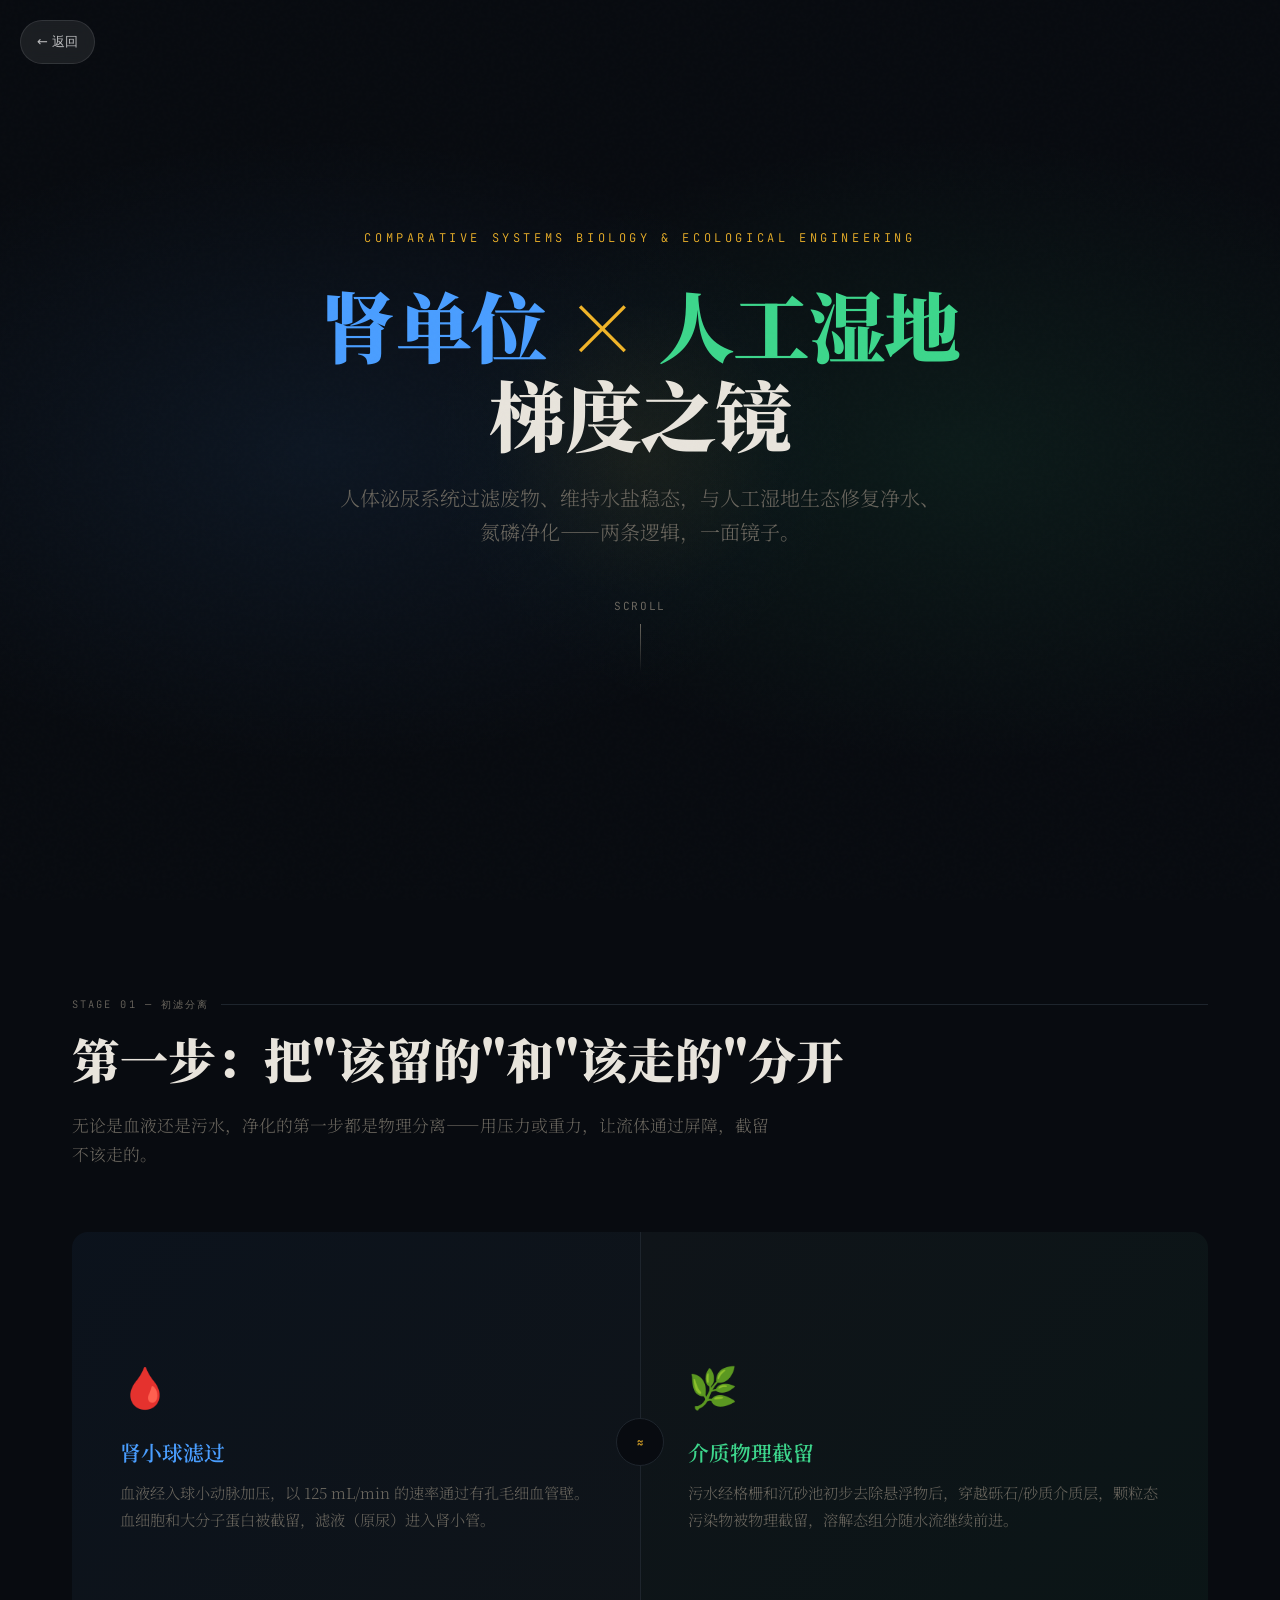
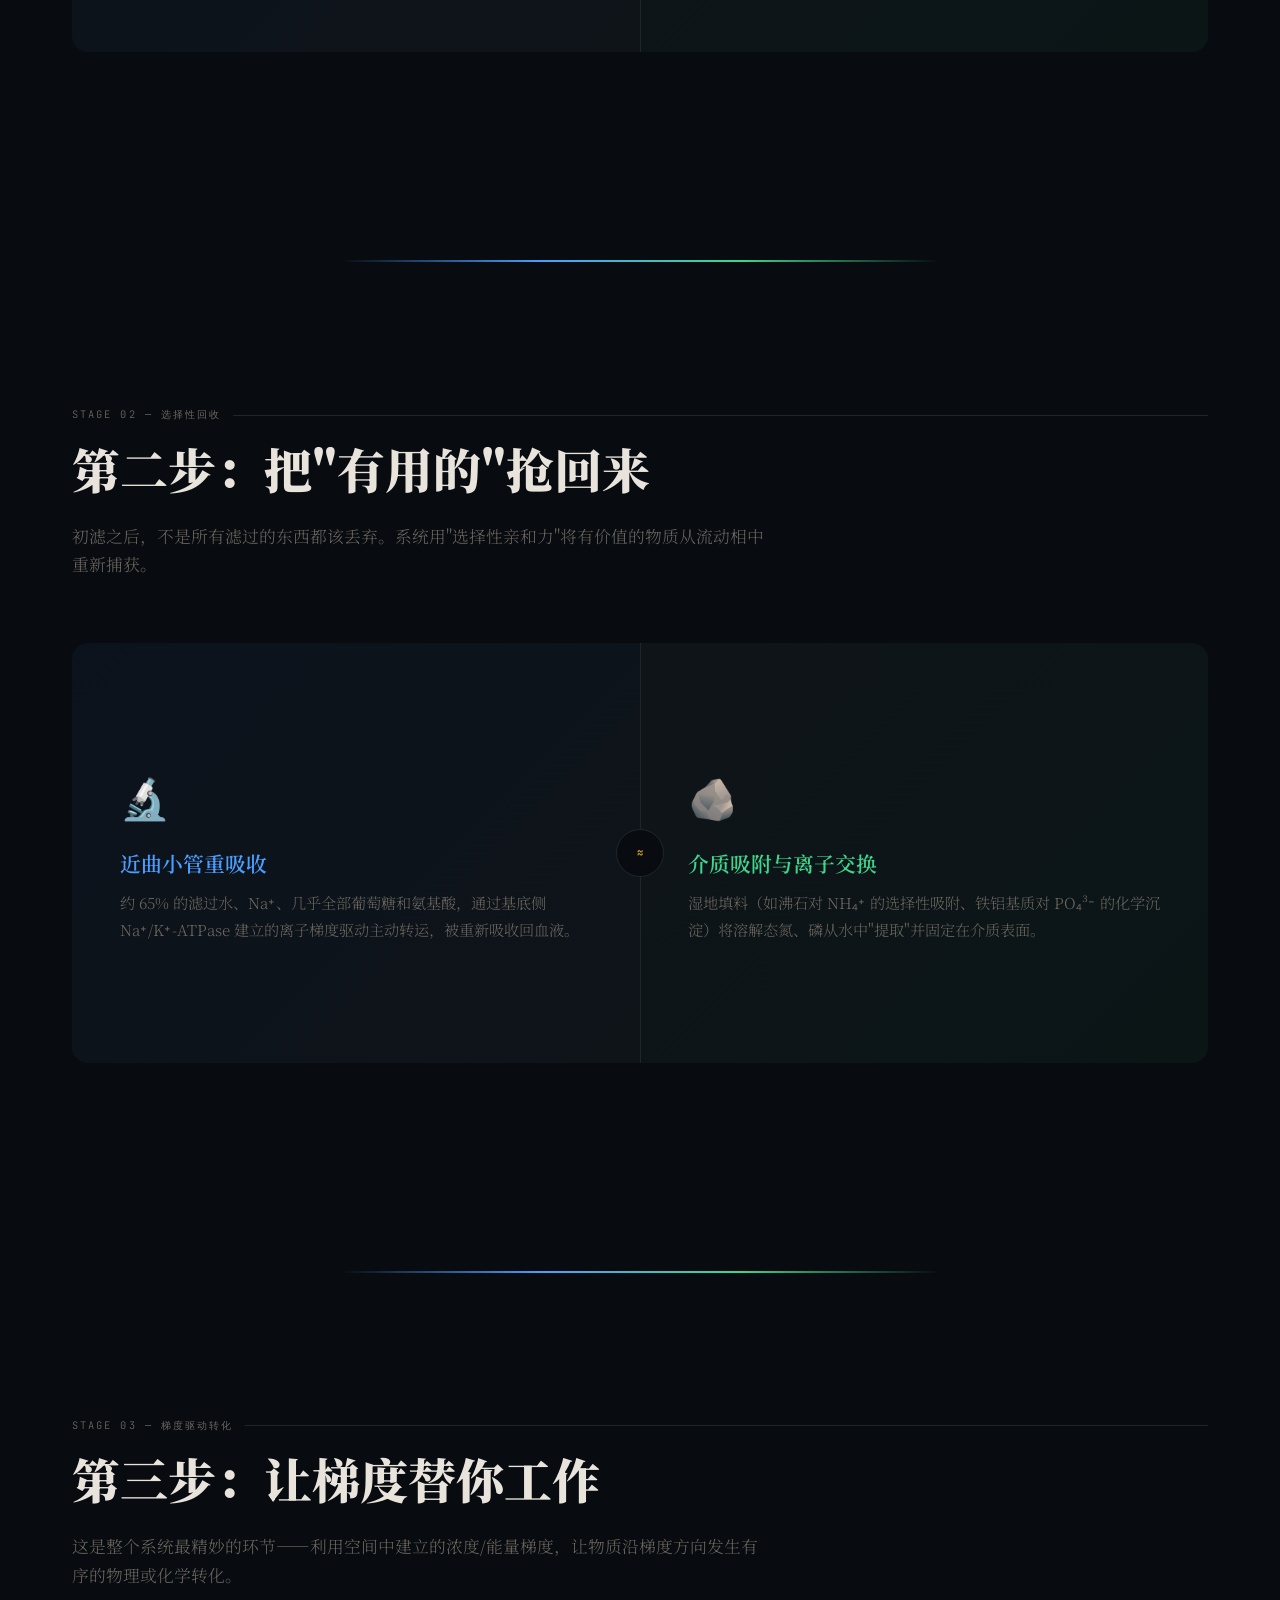
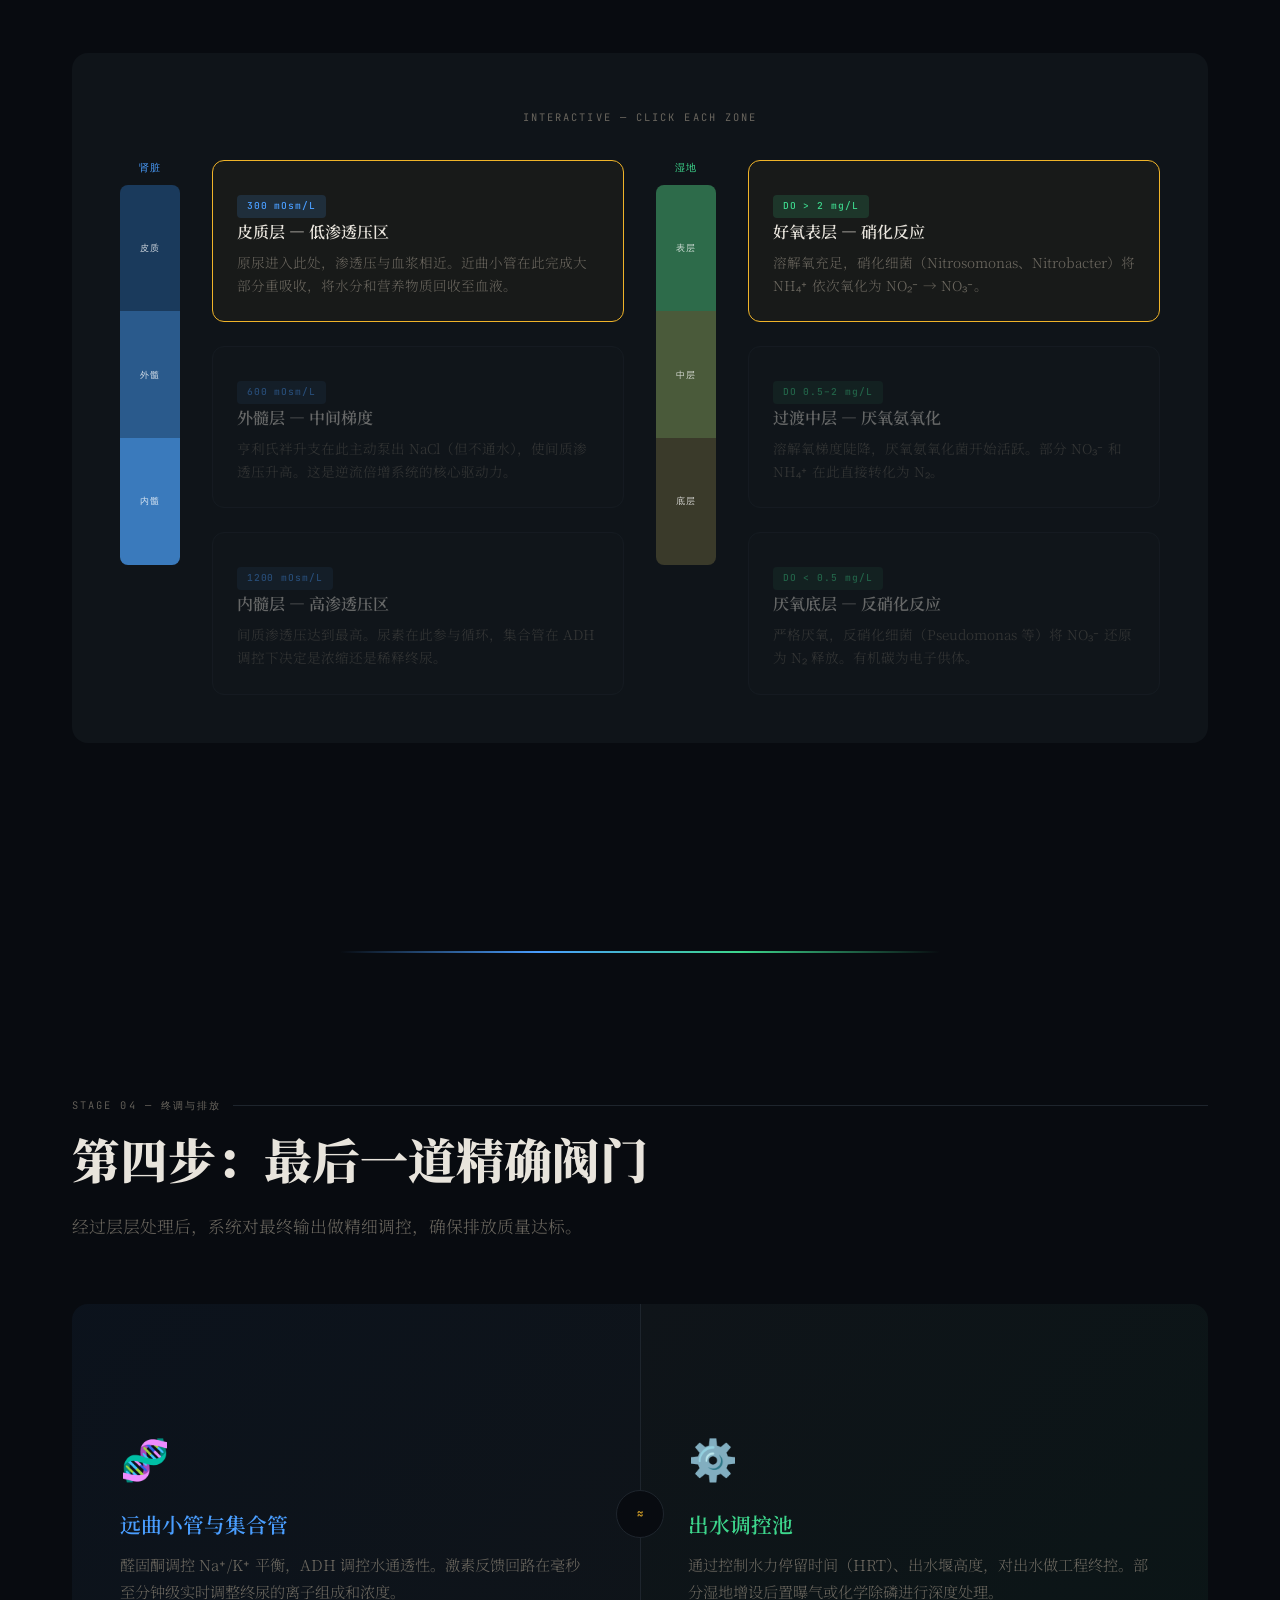
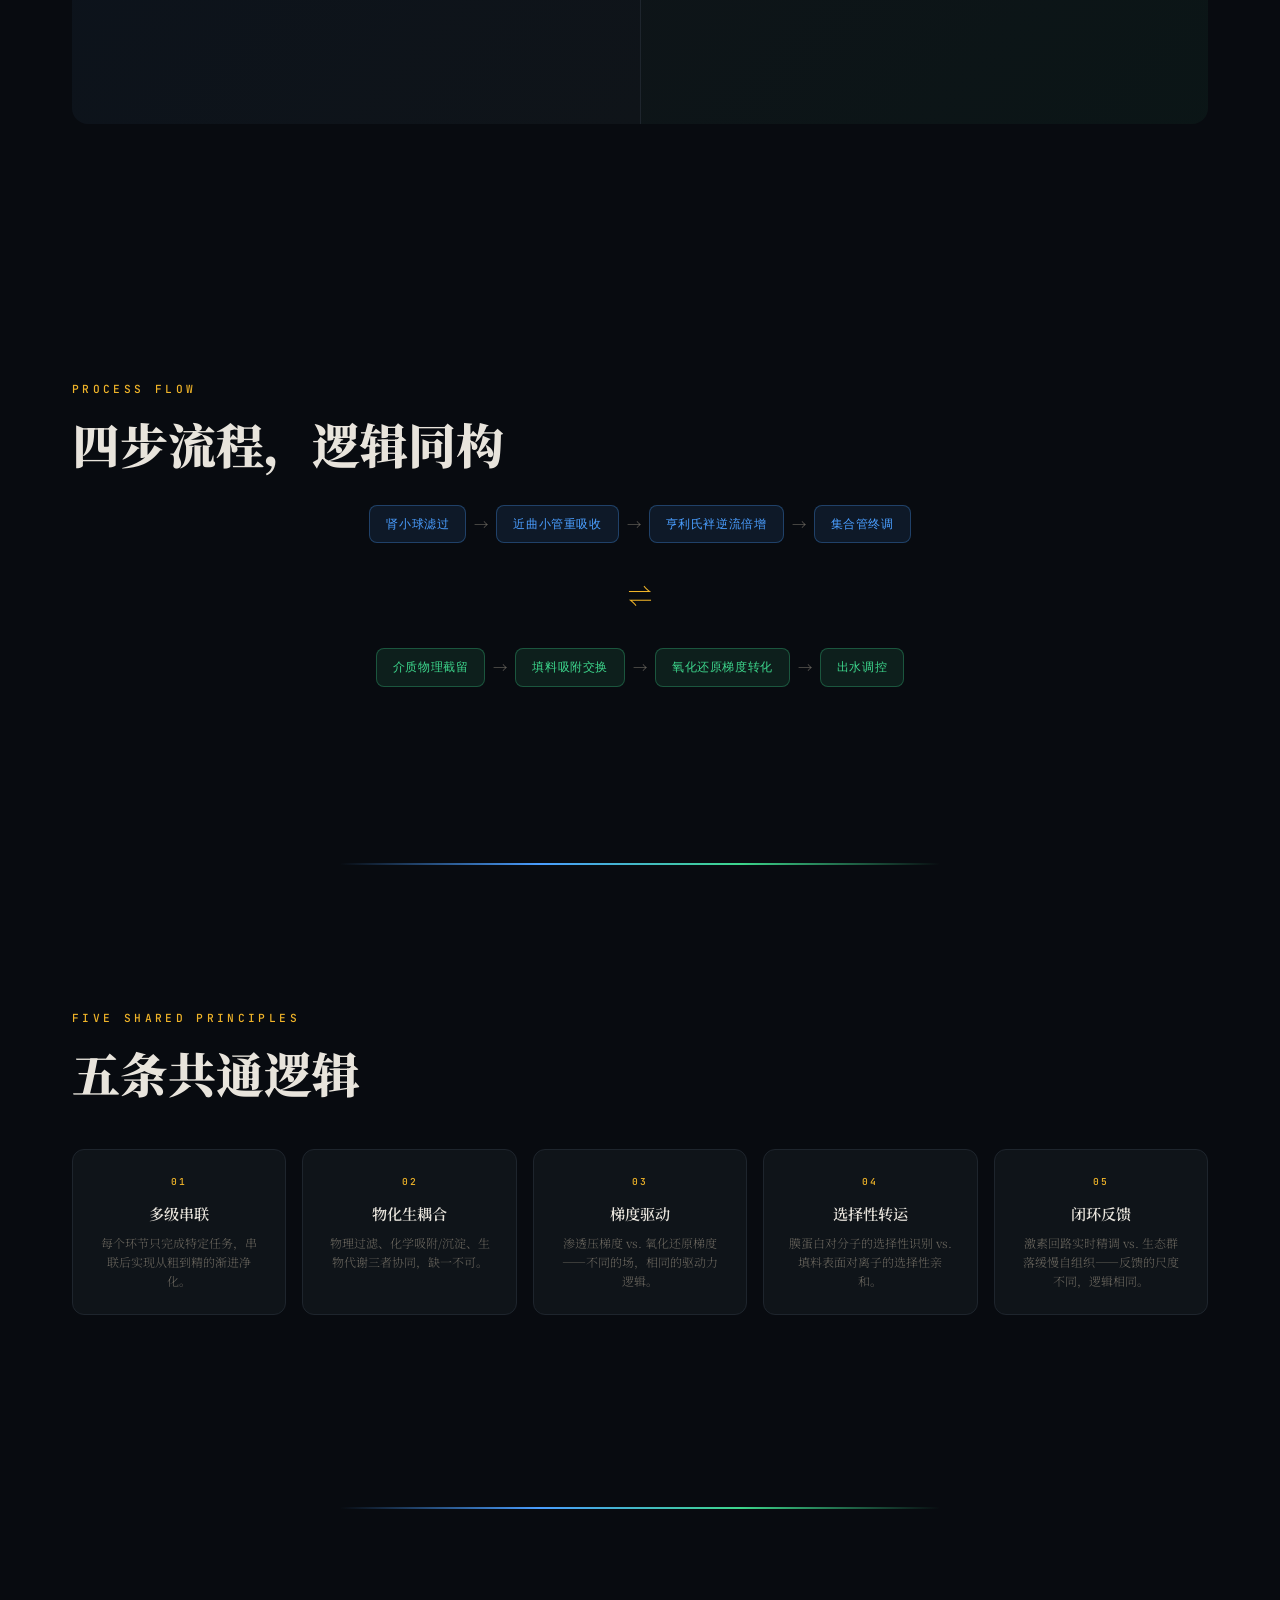
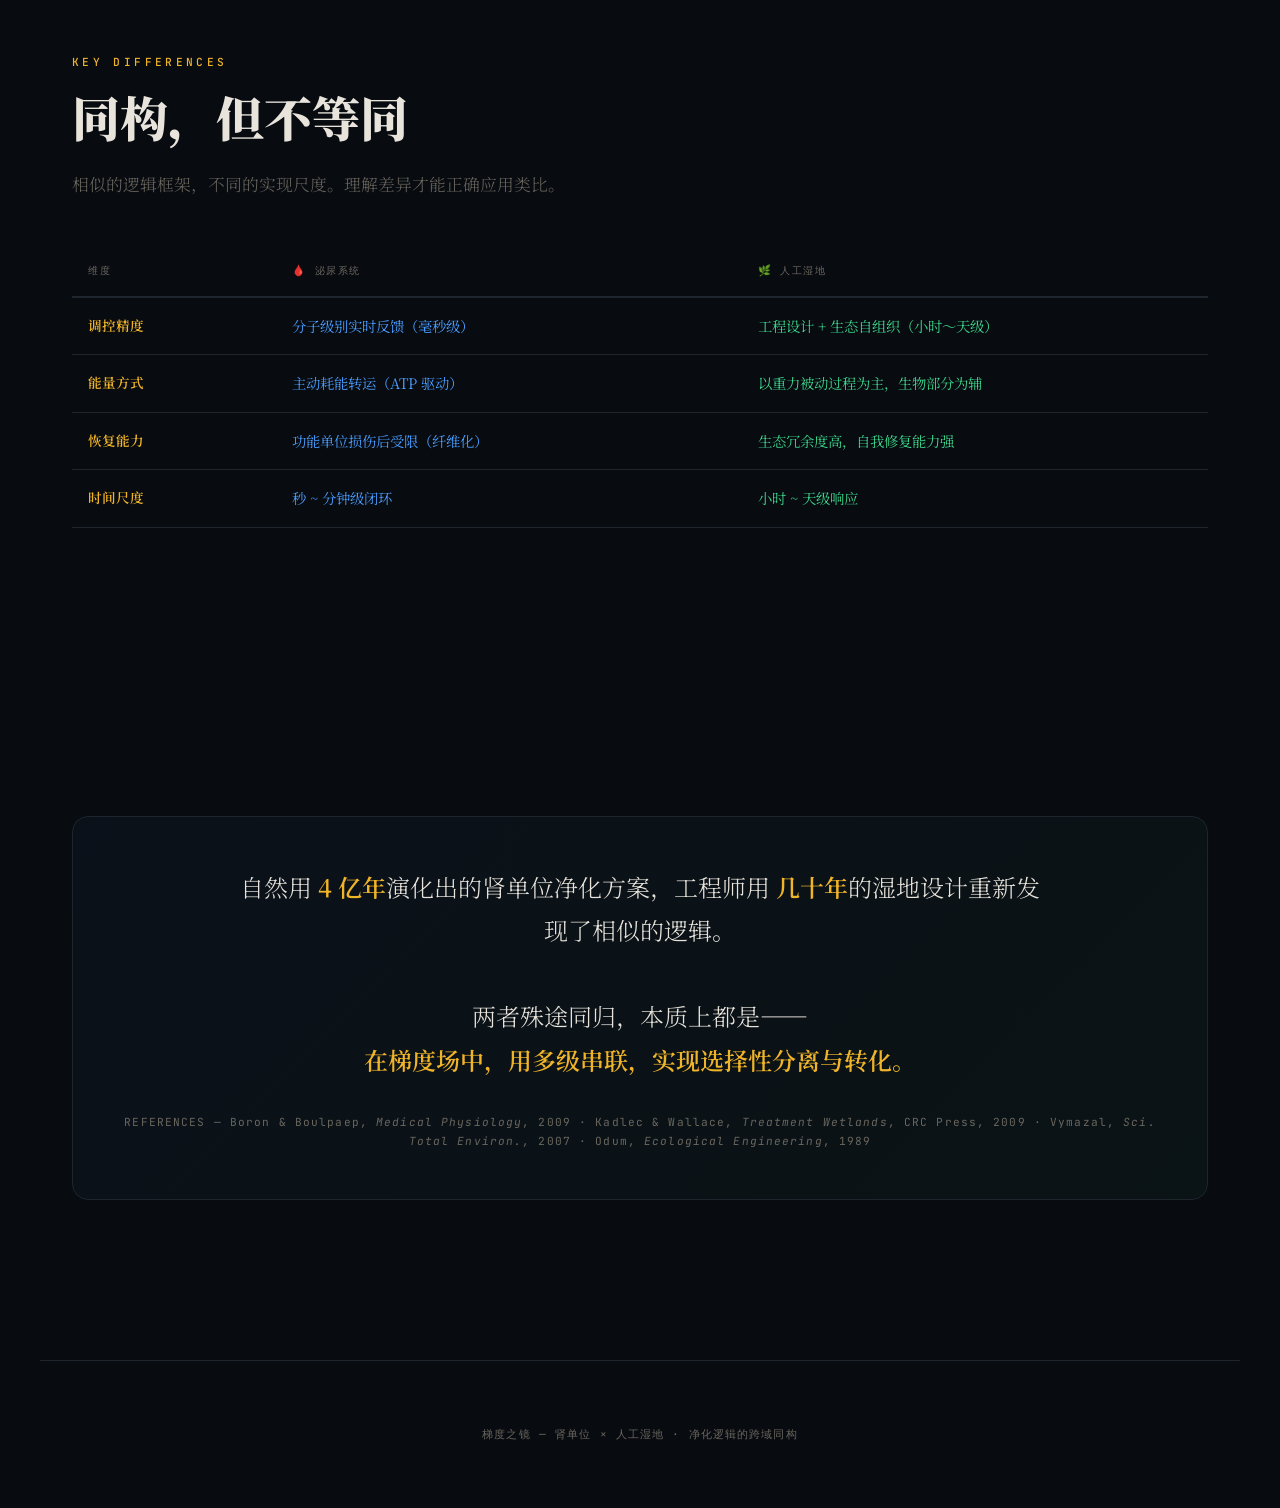
<file: public/q2.html>
<!DOCTYPE html>
<html lang="zh-CN">
<head>
<meta charset="UTF-8">
<meta name="viewport" content="width=device-width, initial-scale=1.0">
<title>梯度之镜 — 肾单位与人工湿地的净化逻辑</title>
<link rel="preconnect" href="https://fonts.googleapis.com">
<link href="https://fonts.googleapis.com/css2?family=Noto+Serif+SC:wght@300;600;900&family=JetBrains+Mono:wght@300;500&display=swap" rel="stylesheet">
<style>
:root {
  --bg: #080b10;
  --surface: #0f1419;
  --bio: #4a9eff;
  --bio-glow: rgba(74, 158, 255, 0.15);
  --eco: #3dd68c;
  --eco-glow: rgba(61, 214, 140, 0.15);
  --accent: #f0b429;
  --text: #e8e4dc;
  --text-muted: #6a665e;
  --divider: #1e252d;
  --font-display: 'Noto Serif SC', serif;
  --font-mono: 'JetBrains Mono', monospace;
}

*, *::before, *::after { margin: 0; padding: 0; box-sizing: border-box; }

html { scroll-behavior: smooth; }

body {
  font-family: var(--font-display);
  background: var(--bg);
  color: var(--text);
  line-height: 1.7;
  overflow-x: hidden;
}

/* === GRAIN OVERLAY === */
body::before {
  content: '';
  position: fixed; inset: 0;
  background-image: url("data:image/svg+xml,%3Csvg viewBox='0 0 256 256' xmlns='http://www.w3.org/2000/svg'%3E%3Cfilter id='n'%3E%3CfeTurbulence type='fractalNoise' baseFrequency='0.9' numOctaves='4' stitchTiles='stitch'/%3E%3C/filter%3E%3Crect width='100%25' height='100%25' filter='url(%23n)' opacity='0.5'/%3E%3C/svg%3E");
  opacity: 0.03;
  pointer-events: none;
  z-index: 9999;
}

/* === SCROLL ANIMATIONS === */
.reveal {
  opacity: 0;
  transform: translateY(40px);
  transition: opacity 0.8s cubic-bezier(0.16, 1, 0.3, 1),
              transform 0.8s cubic-bezier(0.16, 1, 0.3, 1);
}
.reveal.visible {
  opacity: 1;
  transform: translateY(0);
}

/* === HERO === */
.hero {
  min-height: 100vh;
  display: flex;
  flex-direction: column;
  align-items: center;
  justify-content: center;
  text-align: center;
  position: relative;
  padding: 2rem;
  overflow: hidden;
}

.hero-bg {
  position: absolute;
  inset: 0;
  background:
    radial-gradient(ellipse 60% 50% at 25% 50%, rgba(74,158,255,0.08) 0%, transparent 70%),
    radial-gradient(ellipse 60% 50% at 75% 50%, rgba(61,214,140,0.08) 0%, transparent 70%);
  z-index: 0;
}

.hero-center {
  position: absolute;
  top: 50%; left: 50%;
  width: 300px; height: 300px;
  transform: translate(-50%, -50%);
  border-radius: 50%;
  background: radial-gradient(circle, var(--accent) 0%, transparent 70%);
  opacity: 0.06;
  animation: pulse 4s ease-in-out infinite;
}

@keyframes pulse {
  0%, 100% { transform: translate(-50%, -50%) scale(1); opacity: 0.06; }
  50% { transform: translate(-50%, -50%) scale(1.3); opacity: 0.03; }
}

.hero-content { position: relative; z-index: 1; }

.hero-label {
  font-family: var(--font-mono);
  font-size: 0.75rem;
  font-weight: 300;
  letter-spacing: 0.3em;
  text-transform: uppercase;
  color: var(--accent);
  margin-bottom: 2rem;
  opacity: 0; animation: fadeUp 0.8s 0.2s forwards;
}

.hero h1 {
  font-size: clamp(2.5rem, 6vw, 5rem);
  font-weight: 900;
  line-height: 1.15;
  letter-spacing: -0.02em;
  margin-bottom: 1.5rem;
  opacity: 0; animation: fadeUp 0.8s 0.4s forwards;
}

.hero h1 .bio-text { color: var(--bio); }
.hero h1 .eco-text { color: var(--eco); }
.hero h1 .amp { color: var(--accent); font-weight: 300; }

.hero-sub {
  font-size: clamp(1rem, 2vw, 1.25rem);
  font-weight: 300;
  color: var(--text-muted);
  max-width: 600px;
  margin: 0 auto 3rem;
  opacity: 0; animation: fadeUp 0.8s 0.6s forwards;
}

.scroll-hint {
  opacity: 0; animation: fadeUp 0.8s 0.8s forwards;
  display: flex;
  flex-direction: column;
  align-items: center;
  gap: 0.5rem;
  color: var(--text-muted);
  font-family: var(--font-mono);
  font-size: 0.7rem;
  letter-spacing: 0.15em;
}

.scroll-line {
  width: 1px; height: 48px;
  background: linear-gradient(to bottom, var(--text-muted), transparent);
  animation: scrollPulse 2s ease-in-out infinite;
}

@keyframes scrollPulse {
  0%, 100% { opacity: 0.3; transform: scaleY(1); }
  50% { opacity: 0.8; transform: scaleY(1.2); }
}

@keyframes fadeUp {
  from { opacity: 0; transform: translateY(30px); }
  to { opacity: 1; transform: translateY(0); }
}

/* === SECTION COMMON === */
.section {
  max-width: 1200px;
  margin: 0 auto;
  padding: 6rem 2rem;
}

.section-label {
  font-family: var(--font-mono);
  font-size: 0.7rem;
  font-weight: 500;
  letter-spacing: 0.3em;
  text-transform: uppercase;
  color: var(--accent);
  margin-bottom: 1rem;
}

.section-title {
  font-size: clamp(1.8rem, 4vw, 3rem);
  font-weight: 900;
  line-height: 1.2;
  margin-bottom: 1.5rem;
}

.section-desc {
  font-size: 1.05rem;
  font-weight: 300;
  color: var(--text-muted);
  max-width: 700px;
  margin-bottom: 3rem;
}

/* === SPLIT STAGE === */
.split-stage {
  display: grid;
  grid-template-columns: 1fr 1fr;
  gap: 0;
  margin: 4rem 0;
  border-radius: 16px;
  overflow: hidden;
  position: relative;
  min-height: 420px;
}

.split-stage::before {
  content: '';
  position: absolute;
  top: 0; bottom: 0; left: 50%;
  width: 1px;
  background: var(--divider);
  z-index: 2;
}

.split-side {
  padding: 3rem;
  display: flex;
  flex-direction: column;
  justify-content: center;
  position: relative;
}

.split-left {
  background: linear-gradient(135deg, rgba(74,158,255,0.05) 0%, var(--surface) 100%);
}

.split-right {
  background: linear-gradient(135deg, var(--surface) 0%, rgba(61,214,140,0.05) 100%);
}

.split-icon {
  font-size: 2.5rem;
  margin-bottom: 1rem;
}

.split-title {
  font-size: 1.3rem;
  font-weight: 600;
  margin-bottom: 0.5rem;
}

.split-title.bio { color: var(--bio); }
.split-title.eco { color: var(--eco); }

.split-text {
  font-size: 0.95rem;
  font-weight: 300;
  color: var(--text-muted);
  line-height: 1.8;
}

.stage-bridge {
  position: absolute;
  top: 50%; left: 50%;
  transform: translate(-50%, -50%);
  z-index: 3;
  width: 48px; height: 48px;
  border-radius: 50%;
  background: var(--bg);
  border: 1.5px solid var(--divider);
  display: flex;
  align-items: center;
  justify-content: center;
  font-family: var(--font-mono);
  font-size: 0.65rem;
  font-weight: 500;
  color: var(--accent);
}

/* === STAGE NUMBER === */
.stage-num {
  font-family: var(--font-mono);
  font-size: 0.65rem;
  font-weight: 300;
  letter-spacing: 0.2em;
  color: var(--text-muted);
  margin-bottom: 1rem;
  display: flex;
  align-items: center;
  gap: 0.75rem;
}

.stage-num::after {
  content: '';
  flex: 1;
  height: 1px;
  background: var(--divider);
}

/* === GRADIENT INTERACTIVE === */
.gradient-section {
  background: var(--surface);
  border-radius: 16px;
  padding: 3rem;
  margin: 4rem 0;
  position: relative;
  overflow: hidden;
}

.gradient-visual {
  display: flex;
  gap: 2rem;
  align-items: stretch;
  min-height: 400px;
}

.gradient-bar-wrapper {
  flex: 0 0 60px;
  display: flex;
  flex-direction: column;
  gap: 0;
  border-radius: 8px;
  overflow: hidden;
  position: relative;
}

.gradient-bar {
  flex: 1;
  position: relative;
  cursor: pointer;
  transition: filter 0.3s;
}

.gradient-bar:hover { filter: brightness(1.2); }

.gradient-bar-label {
  position: absolute;
  left: 50%;
  transform: translateX(-50%);
  font-family: var(--font-mono);
  font-size: 0.55rem;
  font-weight: 500;
  letter-spacing: 0.15em;
  color: rgba(255,255,255,0.8);
  white-space: nowrap;
  pointer-events: none;
}

.gradient-info {
  flex: 1;
  display: flex;
  flex-direction: column;
  gap: 1.5rem;
}

.gradient-card {
  padding: 1.5rem;
  border-radius: 12px;
  border: 1px solid var(--divider);
  background: rgba(255,255,255,0.02);
  opacity: 0.4;
  transition: all 0.4s ease;
  cursor: default;
}

.gradient-card.active {
  opacity: 1;
  border-color: var(--accent);
  background: rgba(240, 180, 41, 0.04);
}

.gradient-card-title {
  font-size: 1rem;
  font-weight: 600;
  margin-bottom: 0.4rem;
}

.gradient-card-desc {
  font-size: 0.85rem;
  font-weight: 300;
  color: var(--text-muted);
  line-height: 1.7;
}

.gradient-card-tag {
  display: inline-block;
  font-family: var(--font-mono);
  font-size: 0.6rem;
  font-weight: 500;
  letter-spacing: 0.1em;
  padding: 0.2rem 0.6rem;
  border-radius: 4px;
  margin-top: 0.6rem;
}

.gradient-card-tag.bio-tag {
  background: rgba(74,158,255,0.15);
  color: var(--bio);
}

.gradient-card-tag.eco-tag {
  background: rgba(61,214,140,0.15);
  color: var(--eco);
}

/* === SHARED LOGIC === */
.shared-grid {
  display: grid;
  grid-template-columns: repeat(5, 1fr);
  gap: 1rem;
  margin: 3rem 0;
}

.shared-card {
  background: var(--surface);
  border-radius: 12px;
  padding: 1.5rem;
  text-align: center;
  border: 1px solid var(--divider);
  transition: all 0.4s ease;
  position: relative;
  overflow: hidden;
}

.shared-card::before {
  content: '';
  position: absolute;
  top: 0; left: 0; right: 0;
  height: 3px;
  background: linear-gradient(90deg, var(--bio), var(--eco));
  transform: scaleX(0);
  transition: transform 0.4s ease;
  transform-origin: left;
}

.shared-card:hover::before { transform: scaleX(1); }

.shared-card:hover {
  border-color: var(--accent);
  transform: translateY(-4px);
}

.shared-card-num {
  font-family: var(--font-mono);
  font-size: 0.6rem;
  font-weight: 500;
  color: var(--accent);
  margin-bottom: 0.8rem;
  letter-spacing: 0.2em;
}

.shared-card-title {
  font-size: 0.95rem;
  font-weight: 600;
  margin-bottom: 0.5rem;
  line-height: 1.4;
}

.shared-card-desc {
  font-size: 0.75rem;
  font-weight: 300;
  color: var(--text-muted);
  line-height: 1.6;
}

/* === DIFF TABLE === */
.diff-table {
  width: 100%;
  border-collapse: collapse;
  margin: 2rem 0;
  font-size: 0.9rem;
}

.diff-table thead th {
  font-family: var(--font-mono);
  font-size: 0.65rem;
  font-weight: 500;
  letter-spacing: 0.15em;
  text-transform: uppercase;
  padding: 1rem;
  text-align: left;
  border-bottom: 2px solid var(--divider);
  color: var(--text-muted);
}

.diff-table tbody td {
  padding: 1rem;
  border-bottom: 1px solid var(--divider);
  vertical-align: top;
}

.diff-table tbody tr:hover {
  background: rgba(255,255,255,0.02);
}

.diff-table .col-dim {
  font-weight: 600;
  color: var(--accent);
  font-size: 0.85rem;
}

.diff-table .col-bio {
  color: var(--bio);
}

.diff-table .col-eco {
  color: var(--eco);
}

/* === CONCLUSION === */
.conclusion {
  background: linear-gradient(135deg, rgba(74,158,255,0.04), rgba(61,214,140,0.04));
  border: 1px solid var(--divider);
  border-radius: 16px;
  padding: 3rem;
  margin: 4rem 0;
  text-align: center;
}

.conclusion-quote {
  font-size: clamp(1.1rem, 2.5vw, 1.5rem);
  font-weight: 300;
  line-height: 1.8;
  max-width: 800px;
  margin: 0 auto;
}

.conclusion-quote strong {
  color: var(--accent);
  font-weight: 600;
}

.conclusion-source {
  font-family: var(--font-mono);
  font-size: 0.7rem;
  color: var(--text-muted);
  margin-top: 2rem;
  letter-spacing: 0.1em;
}

/* === FOOTER === */
.footer {
  text-align: center;
  padding: 4rem 2rem;
  font-family: var(--font-mono);
  font-size: 0.7rem;
  color: var(--text-muted);
  letter-spacing: 0.1em;
  border-top: 1px solid var(--divider);
  max-width: 1200px;
  margin: 0 auto;
}

/* === ANIMATED WATER === */
.water-line {
  height: 2px;
  background: linear-gradient(90deg, transparent, var(--bio), var(--eco), transparent);
  margin: 3rem auto;
  max-width: 600px;
  border-radius: 1px;
  position: relative;
  overflow: hidden;
}

.water-line::after {
  content: '';
  position: absolute;
  top: 0; left: -100%;
  width: 60%;
  height: 100%;
  background: linear-gradient(90deg, transparent, rgba(255,255,255,0.6), transparent);
  animation: waterShimmer 3s ease-in-out infinite;
}

@keyframes waterShimmer {
  0% { left: -60%; }
  100% { left: 160%; }
}

/* === FLOW ARROWS === */
.flow-section {
  display: flex;
  align-items: center;
  justify-content: center;
  gap: 0.5rem;
  margin: 2rem 0;
  flex-wrap: wrap;
}

.flow-node {
  padding: 0.5rem 1rem;
  border-radius: 8px;
  font-family: var(--font-mono);
  font-size: 0.75rem;
  font-weight: 500;
  letter-spacing: 0.05em;
}

.flow-node.bio-node {
  background: rgba(74,158,255,0.1);
  border: 1px solid rgba(74,158,255,0.3);
  color: var(--bio);
}

.flow-node.eco-node {
  background: rgba(61,214,140,0.1);
  border: 1px solid rgba(61,214,140,0.3);
  color: var(--eco);
}

.flow-arrow {
  font-size: 0.9rem;
  color: var(--text-muted);
}

/* === RESPONSIVE === */
@media (max-width: 768px) {
  .split-stage {
    grid-template-columns: 1fr;
  }
  .split-stage::before {
    top: 50%; left: 0; right: 0;
    bottom: auto;
    width: 100%; height: 1px;
  }
  .stage-bridge {
    top: 50%; left: 50%;
  }
  .shared-grid {
    grid-template-columns: repeat(2, 1fr);
  }
  .gradient-visual {
    flex-direction: column;
  }
  .gradient-bar-wrapper {
    flex: 0 0 auto;
    flex-direction: row;
    height: 60px;
  }
  .gradient-bar {
    flex: 1;
  }
}

@media (max-width: 480px) {
  .shared-grid {
    grid-template-columns: 1fr;
  }
}
</style>
</head>
<body>

<a href="modules.html" style="position:fixed;top:20px;left:20px;z-index:10000;display:flex;align-items:center;gap:6px;padding:8px 16px;border-radius:24px;background:rgba(255,255,255,.08);backdrop-filter:blur(8px);border:1px solid rgba(255,255,255,.1);color:rgba(255,255,255,.7);font-size:13px;font-family:system-ui,sans-serif;text-decoration:none;cursor:pointer;transition:.2s;min-height:44px" onmouseover="this.style.background='rgba(255,255,255,.15)';this.style.color='#fff'" onmouseout="this.style.background='rgba(255,255,255,.08)';this.style.color='rgba(255,255,255,.7)'">← 返回</a>

<!-- ===== HERO ===== -->
<section class="hero">
  <div class="hero-bg"></div>
  <div class="hero-center"></div>
  <div class="hero-content">
    <div class="hero-label">Comparative Systems Biology &amp; Ecological Engineering</div>
    <h1>
      <span class="bio-text">肾单位</span>
      <span class="amp"> × </span>
      <span class="eco-text">人工湿地</span>
      <br>梯度之镜
    </h1>
    <p class="hero-sub">
      人体泌尿系统过滤废物、维持水盐稳态，与人工湿地生态修复净水、氮磷净化——两条逻辑，一面镜子。
    </p>
  </div>
  <div class="scroll-hint">
    <span>SCROLL</span>
    <div class="scroll-line"></div>
  </div>
</section>

<!-- ===== STAGE 1: 初滤 ===== -->
<section class="section reveal">
  <div class="stage-num">STAGE 01 — 初滤分离</div>
  <h2 class="section-title">第一步：把"该留的"和"该走的"分开</h2>
  <p class="section-desc">
    无论是血液还是污水，净化的第一步都是物理分离——用压力或重力，让流体通过屏障，截留不该走的。
  </p>
  <div class="split-stage">
    <div class="split-side split-left">
      <div class="split-icon">🩸</div>
      <div class="split-title bio">肾小球滤过</div>
      <p class="split-text">
        血液经入球小动脉加压，以 125 mL/min 的速率通过有孔毛细血管壁。血细胞和大分子蛋白被截留，滤液（原尿）进入肾小管。
      </p>
    </div>
    <div class="split-side split-right">
      <div class="split-icon">🌿</div>
      <div class="split-title eco">介质物理截留</div>
      <p class="split-text">
        污水经格栅和沉砂池初步去除悬浮物后，穿越砾石/砂质介质层，颗粒态污染物被物理截留，溶解态组分随水流继续前进。
      </p>
    </div>
    <div class="stage-bridge">≈</div>
  </div>
</section>

<div class="water-line"></div>

<!-- ===== STAGE 2: 选择性回收 ===== -->
<section class="section reveal">
  <div class="stage-num">STAGE 02 — 选择性回收</div>
  <h2 class="section-title">第二步：把"有用的"抢回来</h2>
  <p class="section-desc">
    初滤之后，不是所有滤过的东西都该丢弃。系统用"选择性亲和力"将有价值的物质从流动相中重新捕获。
  </p>
  <div class="split-stage">
    <div class="split-side split-left">
      <div class="split-icon">🔬</div>
      <div class="split-title bio">近曲小管重吸收</div>
      <p class="split-text">
        约 65% 的滤过水、Na⁺、几乎全部葡萄糖和氨基酸，通过基底侧 Na⁺/K⁺-ATPase 建立的离子梯度驱动主动转运，被重新吸收回血液。
      </p>
    </div>
    <div class="split-side split-right">
      <div class="split-icon">🪨</div>
      <div class="split-title eco">介质吸附与离子交换</div>
      <p class="split-text">
        湿地填料（如沸石对 NH₄⁺ 的选择性吸附、铁铝基质对 PO₄³⁻ 的化学沉淀）将溶解态氮、磷从水中"提取"并固定在介质表面。
      </p>
    </div>
    <div class="stage-bridge">≈</div>
  </div>
</section>

<div class="water-line"></div>

<!-- ===== STAGE 3: 梯度转化 (Interactive) ===== -->
<section class="section reveal">
  <div class="stage-num">STAGE 03 — 梯度驱动转化</div>
  <h2 class="section-title">第三步：让梯度替你工作</h2>
  <p class="section-desc">
    这是整个系统最精妙的环节——利用空间中建立的浓度/能量梯度，让物质沿梯度方向发生有序的物理或化学转化。
  </p>

  <div class="gradient-section">
    <div style="text-align:center; margin-bottom: 2rem;">
      <span style="font-family: var(--font-mono); font-size: 0.65rem; letter-spacing: 0.2em; color: var(--text-muted);">
        INTERACTIVE — CLICK EACH ZONE
      </span>
    </div>
    <div class="gradient-visual">
      <!-- Kidney gradient bar -->
      <div style="flex: 0 0 60px;">
        <div style="text-align:center; margin-bottom:0.5rem; font-family: var(--font-mono); font-size: 0.6rem; color: var(--bio); letter-spacing: 0.15em;">肾脏</div>
        <div class="gradient-bar-wrapper" style="height: 380px; flex-direction: column;">
          <div class="gradient-bar" style="background: #1a3a5c;" data-zone="kidney-1">
            <span class="gradient-bar-label" style="top: 50%; transform: translate(-50%, -50%);">皮质</span>
          </div>
          <div class="gradient-bar" style="background: #2a5a8c;" data-zone="kidney-2">
            <span class="gradient-bar-label" style="top: 50%; transform: translate(-50%, -50%);">外髓</span>
          </div>
          <div class="gradient-bar" style="background: #3a7abc;" data-zone="kidney-3">
            <span class="gradient-bar-label" style="top: 50%; transform: translate(-50%, -50%);">内髓</span>
          </div>
        </div>
      </div>

      <!-- Info cards -->
      <div class="gradient-info">
        <div class="gradient-card active" id="card-kidney-1">
          <span class="gradient-card-tag bio-tag">300 mOsm/L</span>
          <div class="gradient-card-title">皮质层 — 低渗透压区</div>
          <p class="gradient-card-desc">原尿进入此处，渗透压与血浆相近。近曲小管在此完成大部分重吸收，将水分和营养物质回收至血液。</p>
        </div>
        <div class="gradient-card" id="card-kidney-2">
          <span class="gradient-card-tag bio-tag">600 mOsm/L</span>
          <div class="gradient-card-title">外髓层 — 中间梯度</div>
          <p class="gradient-card-desc">亨利氏袢升支在此主动泵出 NaCl（但不通水），使间质渗透压升高。这是逆流倍增系统的核心驱动力。</p>
        </div>
        <div class="gradient-card" id="card-kidney-3">
          <span class="gradient-card-tag bio-tag">1200 mOsm/L</span>
          <div class="gradient-card-title">内髓层 — 高渗透压区</div>
          <p class="gradient-card-desc">间质渗透压达到最高。尿素在此参与循环，集合管在 ADH 调控下决定是浓缩还是稀释终尿。</p>
        </div>
      </div>

      <!-- Wetland gradient bar -->
      <div style="flex: 0 0 60px;">
        <div style="text-align:center; margin-bottom:0.5rem; font-family: var(--font-mono); font-size: 0.6rem; color: var(--eco); letter-spacing: 0.15em;">湿地</div>
        <div class="gradient-bar-wrapper" style="height: 380px; flex-direction: column;">
          <div class="gradient-bar" style="background: #2d6b4a;" data-zone="eco-1">
            <span class="gradient-bar-label" style="top: 50%; transform: translate(-50%, -50%);">表层</span>
          </div>
          <div class="gradient-bar" style="background: #4a5a3a;" data-zone="eco-2">
            <span class="gradient-bar-label" style="top: 50%; transform: translate(-50%, -50%);">中层</span>
          </div>
          <div class="gradient-bar" style="background: #3a3a2a;" data-zone="eco-3">
            <span class="gradient-bar-label" style="top: 50%; transform: translate(-50%, -50%);">底层</span>
          </div>
        </div>
      </div>

      <!-- Info cards -->
      <div class="gradient-info">
        <div class="gradient-card active" id="card-eco-1">
          <span class="gradient-card-tag eco-tag">DO &gt; 2 mg/L</span>
          <div class="gradient-card-title">好氧表层 — 硝化反应</div>
          <p class="gradient-card-desc">溶解氧充足，硝化细菌（Nitrosomonas、Nitrobacter）将 NH₄⁺ 依次氧化为 NO₂⁻ → NO₃⁻。</p>
        </div>
        <div class="gradient-card" id="card-eco-2">
          <span class="gradient-card-tag eco-tag">DO 0.5–2 mg/L</span>
          <div class="gradient-card-title">过渡中层 — 厌氧氨氧化</div>
          <p class="gradient-card-desc">溶解氧梯度陡降，厌氧氨氧化菌开始活跃。部分 NO₃⁻ 和 NH₄⁺ 在此直接转化为 N₂。</p>
        </div>
        <div class="gradient-card" id="card-eco-3">
          <span class="gradient-card-tag eco-tag">DO &lt; 0.5 mg/L</span>
          <div class="gradient-card-title">厌氧底层 — 反硝化反应</div>
          <p class="gradient-card-desc">严格厌氧，反硝化细菌（Pseudomonas 等）将 NO₃⁻ 还原为 N₂ 释放。有机碳为电子供体。</p>
        </div>
      </div>
    </div>
  </div>
</section>

<div class="water-line"></div>

<!-- ===== STAGE 4: 终控排放 ===== -->
<section class="section reveal">
  <div class="stage-num">STAGE 04 — 终调与排放</div>
  <h2 class="section-title">第四步：最后一道精确阀门</h2>
  <p class="section-desc">
    经过层层处理后，系统对最终输出做精细调控，确保排放质量达标。
  </p>
  <div class="split-stage">
    <div class="split-side split-left">
      <div class="split-icon">🧬</div>
      <div class="split-title bio">远曲小管与集合管</div>
      <p class="split-text">
        醛固酮调控 Na⁺/K⁺ 平衡，ADH 调控水通透性。激素反馈回路在毫秒至分钟级实时调整终尿的离子组成和浓度。
      </p>
    </div>
    <div class="split-side split-right">
      <div class="split-icon">⚙️</div>
      <div class="split-title eco">出水调控池</div>
      <p class="split-text">
        通过控制水力停留时间（HRT）、出水堰高度，对出水做工程终控。部分湿地增设后置曝气或化学除磷进行深度处理。
      </p>
    </div>
    <div class="stage-bridge">≈</div>
  </div>
</section>

<!-- ===== FLOW COMPARISON ===== -->
<section class="section reveal">
  <div class="section-label">Process Flow</div>
  <h2 class="section-title">四步流程，逻辑同构</h2>
  <div class="flow-section">
    <div class="flow-node bio-node">肾小球滤过</div>
    <span class="flow-arrow">→</span>
    <div class="flow-node bio-node">近曲小管重吸收</div>
    <span class="flow-arrow">→</span>
    <div class="flow-node bio-node">亨利氏袢逆流倍增</div>
    <span class="flow-arrow">→</span>
    <div class="flow-node bio-node">集合管终调</div>
  </div>
  <div style="text-align:center; margin: 0.8rem 0; font-size: 1.5rem; color: var(--accent);">⇌</div>
  <div class="flow-section">
    <div class="flow-node eco-node">介质物理截留</div>
    <span class="flow-arrow">→</span>
    <div class="flow-node eco-node">填料吸附交换</div>
    <span class="flow-arrow">→</span>
    <div class="flow-node eco-node">氧化还原梯度转化</div>
    <span class="flow-arrow">→</span>
    <div class="flow-node eco-node">出水调控</div>
  </div>
</section>

<div class="water-line"></div>

<!-- ===== SHARED LOGIC ===== -->
<section class="section reveal">
  <div class="section-label">Five Shared Principles</div>
  <h2 class="section-title">五条共通逻辑</h2>
  <div class="shared-grid">
    <div class="shared-card reveal" style="transition-delay: 0s;">
      <div class="shared-card-num">01</div>
      <div class="shared-card-title">多级串联</div>
      <p class="shared-card-desc">每个环节只完成特定任务，串联后实现从粗到精的渐进净化。</p>
    </div>
    <div class="shared-card reveal" style="transition-delay: 0.1s;">
      <div class="shared-card-num">02</div>
      <div class="shared-card-title">物化生耦合</div>
      <p class="shared-card-desc">物理过滤、化学吸附/沉淀、生物代谢三者协同，缺一不可。</p>
    </div>
    <div class="shared-card reveal" style="transition-delay: 0.2s;">
      <div class="shared-card-num">03</div>
      <div class="shared-card-title">梯度驱动</div>
      <p class="shared-card-desc">渗透压梯度 vs. 氧化还原梯度——不同的场，相同的驱动力逻辑。</p>
    </div>
    <div class="shared-card reveal" style="transition-delay: 0.3s;">
      <div class="shared-card-num">04</div>
      <div class="shared-card-title">选择性转运</div>
      <p class="shared-card-desc">膜蛋白对分子的选择性识别 vs. 填料表面对离子的选择性亲和。</p>
    </div>
    <div class="shared-card reveal" style="transition-delay: 0.4s;">
      <div class="shared-card-num">05</div>
      <div class="shared-card-title">闭环反馈</div>
      <p class="shared-card-desc">激素回路实时精调 vs. 生态群落缓慢自组织——反馈的尺度不同，逻辑相同。</p>
    </div>
  </div>
</section>

<div class="water-line"></div>

<!-- ===== DIFFERENCES ===== -->
<section class="section reveal">
  <div class="section-label">Key Differences</div>
  <h2 class="section-title">同构，但不等同</h2>
  <p class="section-desc">
    相似的逻辑框架，不同的实现尺度。理解差异才能正确应用类比。
  </p>
  <table class="diff-table">
    <thead>
      <tr>
        <th style="width:18%;">维度</th>
        <th style="width:41%;">🩸 泌尿系统</th>
        <th style="width:41%;">🌿 人工湿地</th>
      </tr>
    </thead>
    <tbody>
      <tr>
        <td class="col-dim">调控精度</td>
        <td class="col-bio">分子级别实时反馈（毫秒级）</td>
        <td class="col-eco">工程设计 + 生态自组织（小时～天级）</td>
      </tr>
      <tr>
        <td class="col-dim">能量方式</td>
        <td class="col-bio">主动耗能转运（ATP 驱动）</td>
        <td class="col-eco">以重力被动过程为主，生物部分为辅</td>
      </tr>
      <tr>
        <td class="col-dim">恢复能力</td>
        <td class="col-bio">功能单位损伤后受限（纤维化）</td>
        <td class="col-eco">生态冗余度高，自我修复能力强</td>
      </tr>
      <tr>
        <td class="col-dim">时间尺度</td>
        <td class="col-bio">秒 ~ 分钟级闭环</td>
        <td class="col-eco">小时 ~ 天级响应</td>
      </tr>
    </tbody>
  </table>
</section>

<!-- ===== CONCLUSION ===== -->
<section class="section reveal">
  <div class="conclusion">
    <p class="conclusion-quote">
      自然用 <strong>4 亿年</strong>演化出的肾单位净化方案，工程师用 <strong>几十年</strong>的湿地设计重新发现了相似的逻辑。<br><br>
      两者殊途同归，本质上都是——<br>
      <strong>在梯度场中，用多级串联，实现选择性分离与转化。</strong>
    </p>
    <p class="conclusion-source">
      REFERENCES — Boron & Boulpaep, <em>Medical Physiology</em>, 2009 · Kadlec & Wallace, <em>Treatment Wetlands</em>, CRC Press, 2009 · Vymazal, <em>Sci. Total Environ.</em>, 2007 · Odum, <em>Ecological Engineering</em>, 1989
    </p>
  </div>
</section>

<!-- ===== FOOTER ===== -->
<footer class="footer">
  梯度之镜 — 肾单位 × 人工湿地 · 净化逻辑的跨域同构
</footer>

<script>
// === SCROLL REVEAL ===
const reveals = document.querySelectorAll('.reveal');
const observer = new IntersectionObserver((entries) => {
  entries.forEach(entry => {
    if (entry.isIntersecting) {
      entry.target.classList.add('visible');
    }
  });
}, { threshold: 0.1, rootMargin: '0px 0px -50px 0px' });
reveals.forEach(el => observer.observe(el));

// === GRADIENT INTERACTIVE ===
const gradientBars = document.querySelectorAll('.gradient-bar');
const cards = {};

// Build card map
gradientBars.forEach(bar => {
  const zone = bar.dataset.zone;
  cards[zone] = document.getElementById('card-' + zone);
});

gradientBars.forEach(bar => {
  bar.addEventListener('click', () => {
    const zone = bar.dataset.zone;
    const side = zone.split('-')[0]; // 'kidney' or 'eco'

    // Deactivate all cards on this side
    Object.keys(cards).forEach(key => {
      if (key.startsWith(side)) {
        cards[key].classList.remove('active');
      }
    });

    // Activate clicked
    if (cards[zone]) {
      cards[zone].classList.add('active');
    }
  });
});
</script>
</body>
</html>
</file>
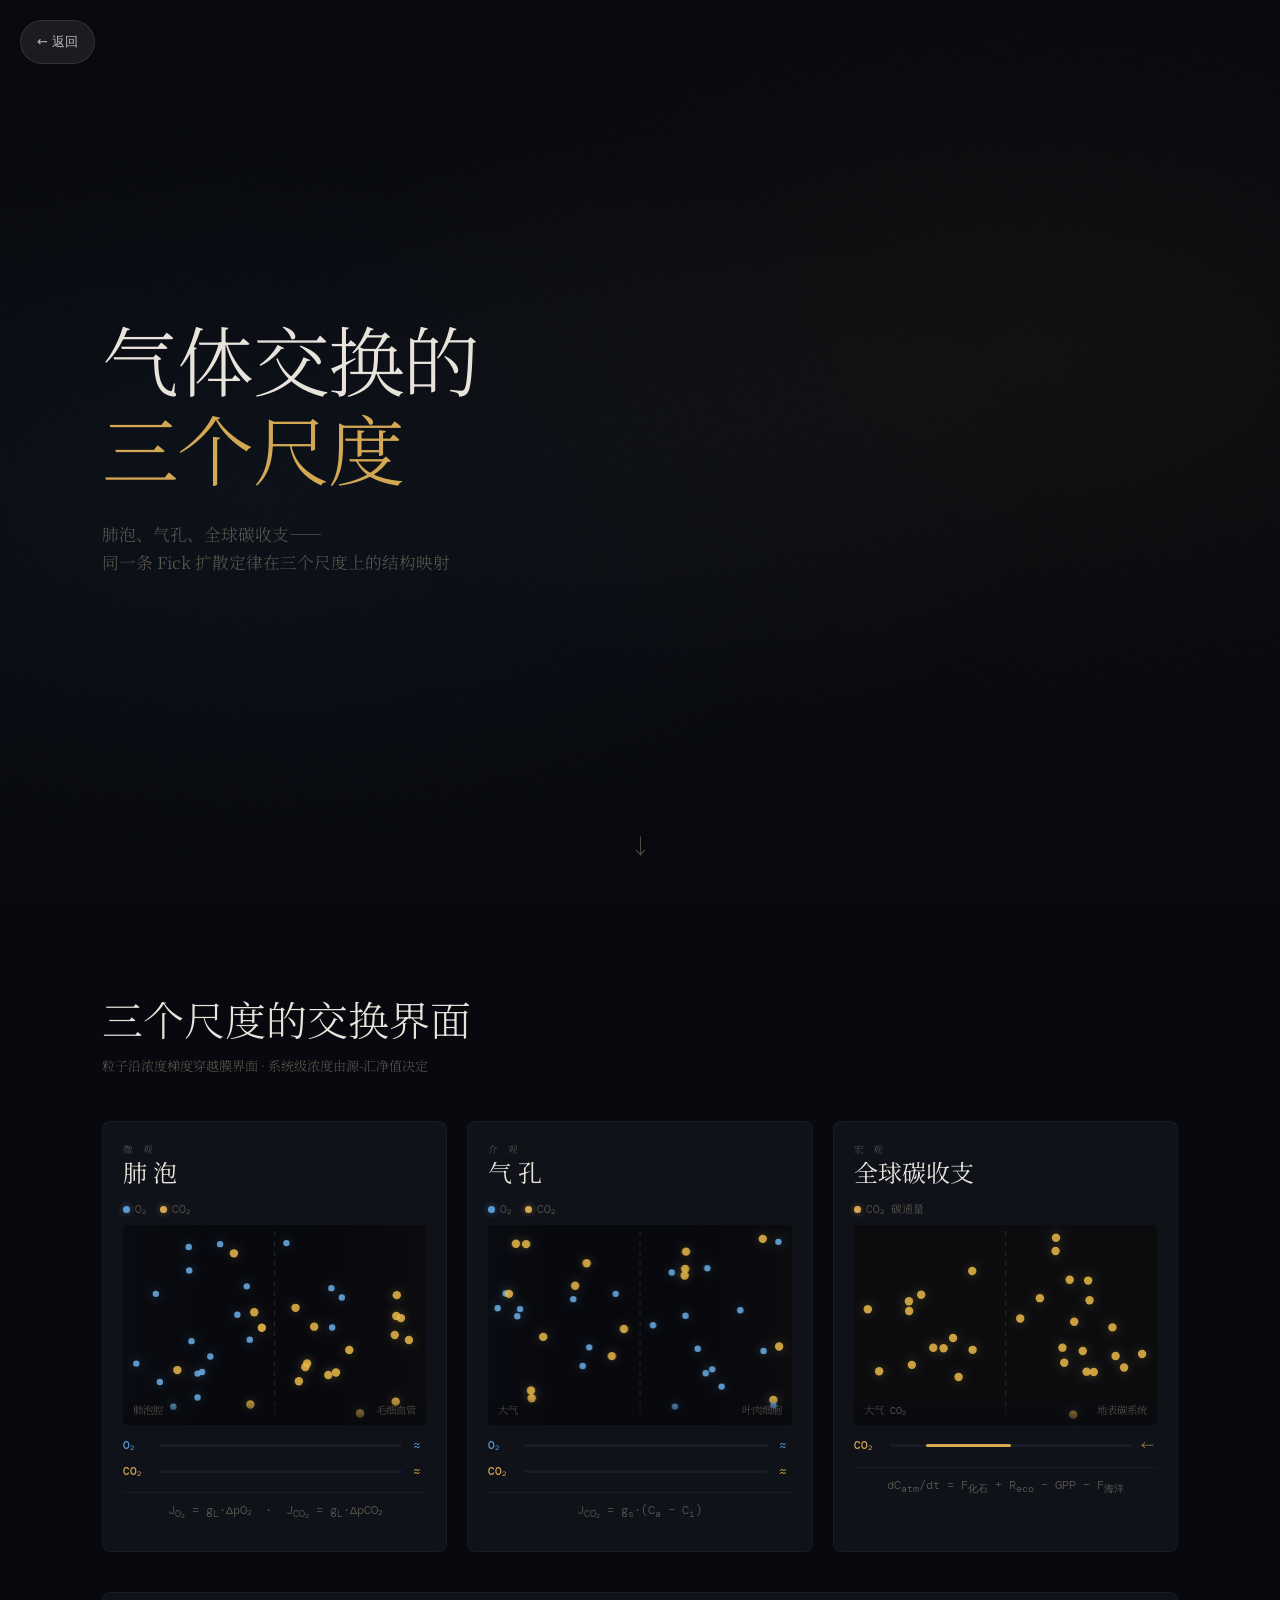
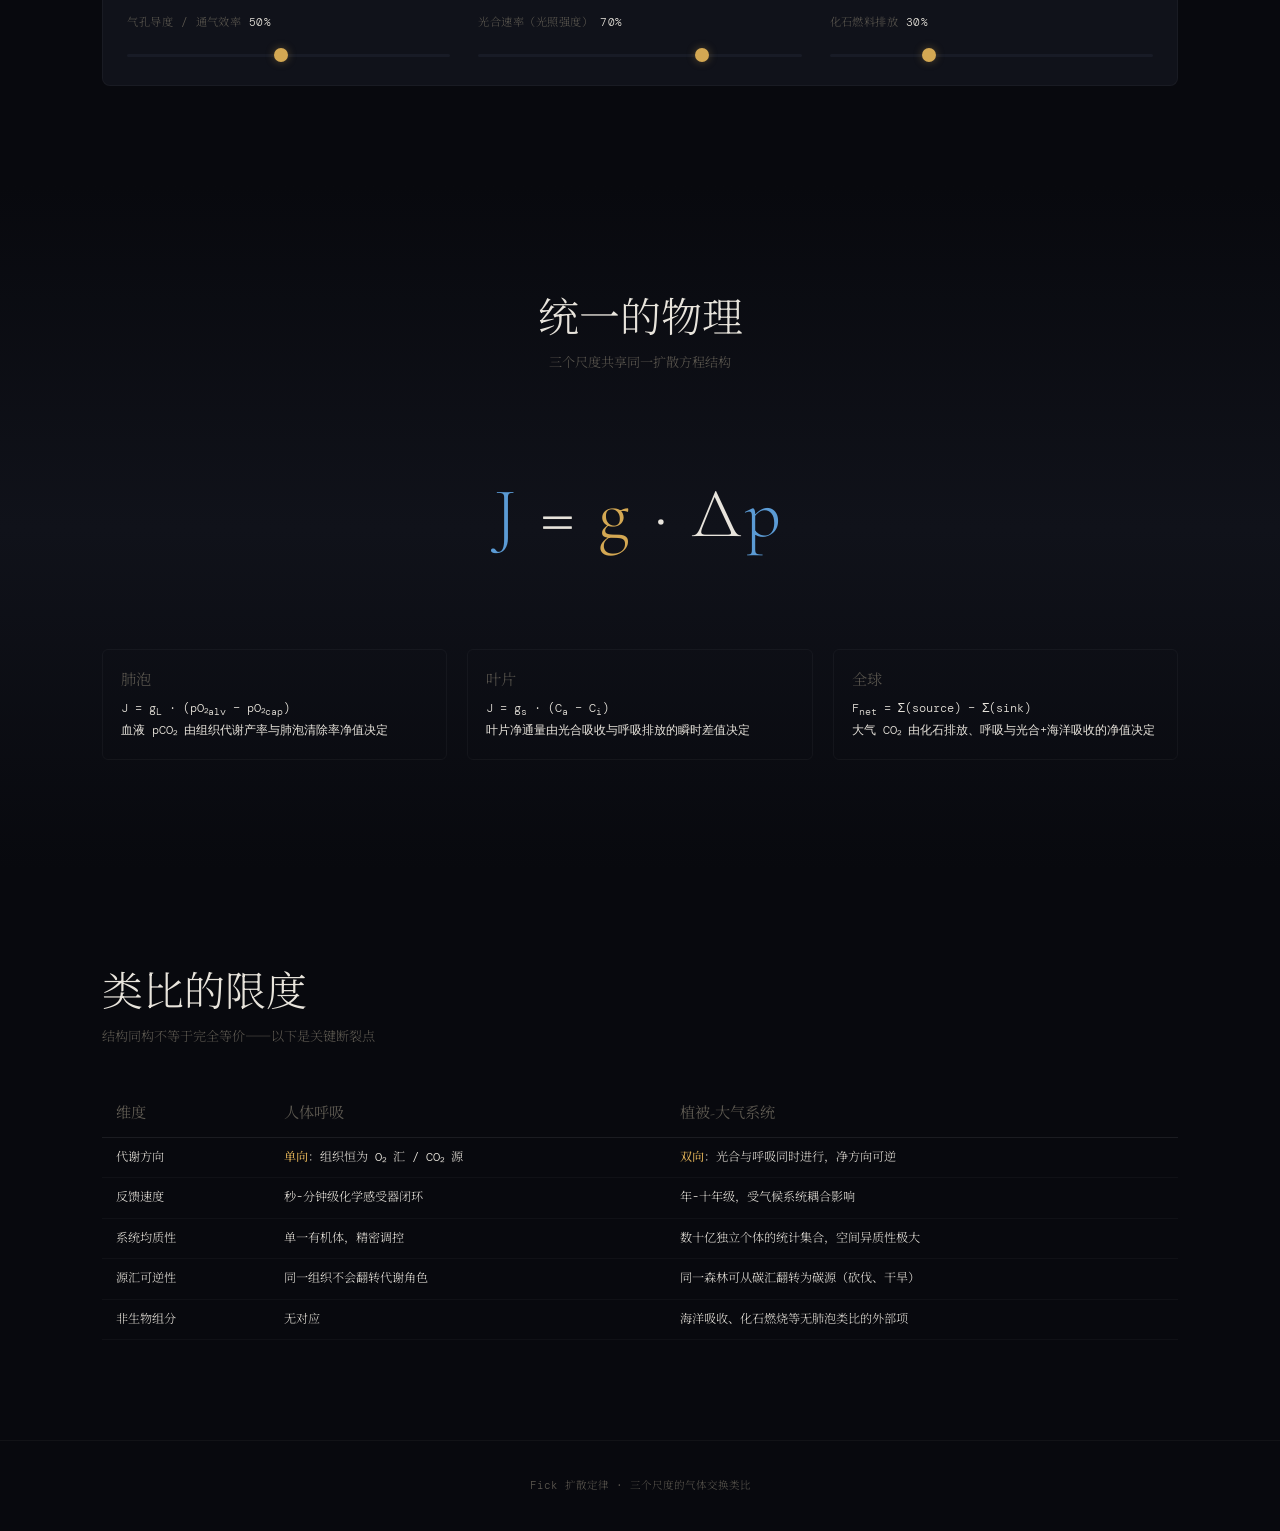
<file: public/q3.html>
<!DOCTYPE html>
<html lang="zh-CN">
<head>
<meta charset="UTF-8">
<meta name="viewport" content="width=device-width, initial-scale=1.0">
<title>气体交换的三个尺度</title>
<link rel="preconnect" href="https://fonts.googleapis.com">
<link href="https://fonts.googleapis.com/css2?family=Cormorant+Garamond:ital,wght@0,300;0,400;0,600;1,300&family=DM+Mono:wght@300;400;500&family=Noto+Serif+SC:wght@300;400;600;700&display=swap" rel="stylesheet">
<style>
*{margin:0;padding:0;box-sizing:border-box}
:root{
  --bg:#08090e;--sf:#10121a;--sf2:#181b26;
  --warm:#d4a853;--cool:#5b9bd5;
  --text:#e8e4dc;--muted:#5c5850;--dim:#2a2820;
}
html{scroll-behavior:smooth}
body{
  background:var(--bg);color:var(--text);
  font-family:'DM Mono','Noto Serif SC',monospace;
  font-weight:300;line-height:1.7;overflow-x:hidden;
}
body::before{
  content:'';position:fixed;inset:0;
  background-image:url("data:image/svg+xml,%3Csvg viewBox='0 0 256 256' xmlns='http://www.w3.org/2000/svg'%3E%3Cfilter id='n'%3E%3CfeTurbulence type='fractalNoise' baseFrequency='.85' numOctaves='4' stitchTiles='stitch'/%3E%3C/filter%3E%3Crect width='100%25' height='100%25' filter='url(%23n)' opacity='.5'/%3E%3C/svg%3E");
  opacity:.028;pointer-events:none;z-index:9999;
}
h1,h2,h3{font-family:'Cormorant Garamond','Noto Serif SC',serif;font-weight:300;line-height:1.15}
a{color:var(--warm)}

/* Hero */
.hero{
  min-height:100vh;display:flex;flex-direction:column;
  justify-content:center;padding:0 clamp(24px,8vw,120px);
  position:relative;
  background:radial-gradient(ellipse at 20% 55%,rgba(91,155,213,.06) 0%,transparent 55%),
             radial-gradient(ellipse at 80% 40%,rgba(212,168,83,.05) 0%,transparent 50%);
}
.hero h1{font-size:clamp(2.6rem,6vw,5.2rem);letter-spacing:-.025em;margin-bottom:20px}
.hero .sub{font-size:clamp(.82rem,1.3vw,1.05rem);color:var(--muted);max-width:520px;font-family:'Noto Serif SC',serif}
.ac-w{color:var(--warm)}.ac-c{color:var(--cool)}
.scroll-hint{
  position:absolute;bottom:36px;left:50%;transform:translateX(-50%);
  color:var(--muted);font-size:1.3rem;animation:bob 2.4s ease-in-out infinite;
}
@keyframes bob{0%,100%{transform:translateX(-50%) translateY(0)}50%{transform:translateX(-50%) translateY(8px)}}

/* Sections */
section{padding:100px clamp(20px,8vw,120px)}
.sec-title{font-size:clamp(1.7rem,3.2vw,2.8rem);margin-bottom:8px}
.sec-sub{color:var(--muted);font-size:.82rem;margin-bottom:44px;font-family:'Noto Serif SC',serif}

/* Scales Grid */
.scales-grid{display:grid;grid-template-columns:repeat(3,1fr);gap:20px;margin-bottom:40px}
.scale-card{
  background:var(--sf);border:1px solid rgba(255,255,255,.04);
  border-radius:8px;padding:20px;transition:border-color .4s,box-shadow .4s;
}
.scale-card:hover{border-color:rgba(255,255,255,.1);box-shadow:0 0 40px rgba(212,168,83,.04)}
.scale-tag{font-size:.6rem;letter-spacing:.18em;text-transform:uppercase;color:var(--muted);margin-bottom:2px}
.scale-card h3{font-size:1.5rem;margin-bottom:12px;font-weight:400}
.legend{display:flex;gap:14px;margin-bottom:6px;font-size:.68rem;color:var(--muted)}
.legend span{display:flex;align-items:center;gap:5px}
.dot{width:7px;height:7px;border-radius:50%;display:inline-block}
.dot-o2{background:var(--cool);box-shadow:0 0 6px rgba(91,155,213,.5)}
.dot-co2{background:var(--warm);box-shadow:0 0 6px rgba(212,168,83,.5)}
.cw{position:relative;background:var(--bg);border-radius:4px;overflow:hidden;margin-bottom:10px}
.cw canvas{display:block;width:100%;height:200px}
.cw-labels{display:flex;justify-content:space-between;padding:5px 10px;font-size:.65rem;
  color:var(--muted);position:absolute;bottom:0;left:0;right:0;
  background:linear-gradient(transparent,rgba(8,9,14,.85))}
.flux-box{margin:10px 0;font-size:.7rem}
.flux-row{display:flex;align-items:center;gap:6px;margin-bottom:4px}
.flux-type{width:30px;font-weight:500}
.flux-track{flex:1;height:3px;background:var(--sf2);border-radius:2px;position:relative;overflow:hidden}
.flux-bar{position:absolute;top:0;height:100%;border-radius:2px;transition:width .5s ease,left .5s ease}
.flux-dir{width:18px;text-align:center;font-size:.8rem}
.eq-text{font-family:'DM Mono',monospace;font-size:.72rem;color:var(--muted);text-align:center;
  padding:8px 0;border-top:1px solid rgba(255,255,255,.04);margin-top:6px}

/* Controls */
.controls{
  display:flex;gap:28px;flex-wrap:wrap;padding:20px 24px;
  background:var(--sf);border:1px solid rgba(255,255,255,.04);border-radius:8px;
}
.sg{flex:1;min-width:180px}
.sg label{display:block;font-size:.7rem;color:var(--muted);margin-bottom:6px;letter-spacing:.04em}
.sg input[type=range]{width:100%;-webkit-appearance:none;appearance:none;height:3px;
  background:var(--sf2);border-radius:2px;outline:none}
.sg input[type=range]::-webkit-slider-thumb{-webkit-appearance:none;width:14px;height:14px;
  border-radius:50%;background:var(--warm);cursor:pointer;box-shadow:0 0 8px rgba(212,168,83,.35)}
.sv{text-align:right;font-size:.68rem;color:var(--text);margin-top:3px}

/* Unified */
.unified{
  text-align:center;padding:110px clamp(20px,8vw,120px);
  background:linear-gradient(180deg,var(--bg) 0%,var(--sf) 50%,var(--bg) 100%);
}
.eq-hero{
  font-family:'Cormorant Garamond',serif;font-size:clamp(2.8rem,5.5vw,4.8rem);
  font-weight:300;letter-spacing:.06em;padding:36px 0;
}
.eq-three{display:grid;grid-template-columns:repeat(3,1fr);gap:20px;margin-top:40px;text-align:left}
.eq-item{padding:18px;border:1px solid rgba(255,255,255,.04);border-radius:6px;
  font-family:'DM Mono',monospace;font-size:.78rem;line-height:1.6}
.eq-item .eq-sc{font-family:'Cormorant Garamond','Noto Serif SC',serif;font-size:.95rem;color:var(--muted);margin-bottom:6px}

/* Breakpoints */
.bp table{width:100%;border-collapse:collapse;font-size:.76rem}
.bp th{font-family:'Cormorant Garamond','Noto Serif SC',serif;font-weight:400;font-size:.95rem;
  text-align:left;padding:10px 14px;border-bottom:1px solid rgba(255,255,255,.08);color:var(--muted)}
.bp td{padding:10px 14px;border-bottom:1px solid rgba(255,255,255,.03);vertical-align:top;line-height:1.6}
.bp tr:hover td{background:rgba(255,255,255,.012)}
.hl{color:var(--warm);font-weight:500}

footer{padding:36px clamp(20px,8vw,120px);text-align:center;color:var(--muted);font-size:.66rem;border-top:1px solid rgba(255,255,255,.04)}

/* Fade animation */
.fu{opacity:0;transform:translateY(28px);transition:opacity .8s ease,transform .8s ease}
.fu.vis{opacity:1;transform:none}
.fu:nth-child(2){transition-delay:.1s}
.fu:nth-child(3){transition-delay:.2s}

@media(max-width:960px){
  .scales-grid,.eq-three{grid-template-columns:1fr}
  section{padding:60px 5vw}
  .hero{padding:0 5vw}
  .controls{flex-direction:column;gap:16px}
}
</style>
</head>
<body>

<a href="modules.html" style="position:fixed;top:20px;left:20px;z-index:10000;display:flex;align-items:center;gap:6px;padding:8px 16px;border-radius:24px;background:rgba(255,255,255,.08);backdrop-filter:blur(8px);border:1px solid rgba(255,255,255,.1);color:rgba(255,255,255,.7);font-size:13px;font-family:system-ui,sans-serif;text-decoration:none;cursor:pointer;transition:.2s;min-height:44px" onmouseover="this.style.background='rgba(255,255,255,.15)';this.style.color='#fff'" onmouseout="this.style.background='rgba(255,255,255,.08)';this.style.color='rgba(255,255,255,.7)'">← 返回</a>

<!-- ============ HERO ============ -->
<section class="hero">
  <h1 class="fu">气体交换的<br><span class="ac-w">三个尺度</span></h1>
  <p class="sub fu">肺泡、气孔、全球碳收支——<br>同一条 Fick 扩散定律在三个尺度上的结构映射</p>
  <div class="scroll-hint">↓</div>
</section>

<!-- ============ THREE SCALES ============ -->
<section>
  <h2 class="sec-title fu">三个尺度的交换界面</h2>
  <p class="sec-sub fu">粒子沿浓度梯度穿越膜界面 · 系统级浓度由源-汇净值决定</p>

  <div class="scales-grid">
    <!-- Alveoli -->
    <div class="scale-card fu">
      <div class="scale-tag">微 观</div>
      <h3>肺 泡</h3>
      <div class="legend"><span><span class="dot dot-o2"></span> O₂</span><span><span class="dot dot-co2"></span> CO₂</span></div>
      <div class="cw"><canvas id="cv-a"></canvas><div class="cw-labels"><span>肺泡腔</span><span>毛细血管</span></div></div>
      <div class="flux-box" id="fx-a"></div>
      <div class="eq-text">J<sub>O₂</sub> = g<sub>L</sub>·ΔpO₂ &nbsp;·&nbsp; J<sub>CO₂</sub> = g<sub>L</sub>·ΔpCO₂</div>
    </div>
    <!-- Stomata -->
    <div class="scale-card fu">
      <div class="scale-tag">介 观</div>
      <h3>气 孔</h3>
      <div class="legend"><span><span class="dot dot-o2"></span> O₂</span><span><span class="dot dot-co2"></span> CO₂</span></div>
      <div class="cw"><canvas id="cv-s"></canvas><div class="cw-labels"><span>大气</span><span>叶肉细胞</span></div></div>
      <div class="flux-box" id="fx-s"></div>
      <div class="eq-text">J<sub>CO₂</sub> = g<sub>s</sub>·(C<sub>a</sub> − C<sub>i</sub>)</div>
    </div>
    <!-- Global -->
    <div class="scale-card fu">
      <div class="scale-tag">宏 观</div>
      <h3>全球碳收支</h3>
      <div class="legend"><span><span class="dot dot-co2"></span> CO₂ 碳通量</span></div>
      <div class="cw"><canvas id="cv-g"></canvas><div class="cw-labels"><span>大气 CO₂</span><span>地表碳系统</span></div></div>
      <div class="flux-box" id="fx-g"></div>
      <div class="eq-text">dC<sub>atm</sub>/dt = F<sub>化石</sub> + R<sub>eco</sub> − GPP − F<sub>海洋</sub></div>
    </div>
  </div>

  <div class="controls fu">
    <div class="sg">
      <label>气孔导度 / 通气效率 <span class="sv" id="sv-g">50%</span></label>
      <input type="range" id="sl-g" min="5" max="100" value="50">
    </div>
    <div class="sg">
      <label>光合速率（光照强度） <span class="sv" id="sv-l">70%</span></label>
      <input type="range" id="sl-l" min="0" max="100" value="70">
    </div>
    <div class="sg">
      <label>化石燃料排放 <span class="sv" id="sv-f">30%</span></label>
      <input type="range" id="sl-f" min="0" max="100" value="30">
    </div>
  </div>
</section>

<!-- ============ UNIFIED ============ -->
<section class="unified fu">
  <h2 class="sec-title">统一的物理</h2>
  <p class="sec-sub">三个尺度共享同一扩散方程结构</p>
  <div class="eq-hero"><span class="ac-c">J</span> = <span class="ac-w">g</span> · Δ<span class="ac-c">p</span></div>
  <div class="eq-three">
    <div class="eq-item"><div class="eq-sc">肺泡</div>J = g<sub>L</sub> · (pO₂<sub>alv</sub> − pO₂<sub>cap</sub>)<br>血液 pCO₂ 由组织代谢产率与肺泡清除率净值决定</div>
    <div class="eq-item"><div class="eq-sc">叶片</div>J = g<sub>s</sub> · (C<sub>a</sub> − C<sub>i</sub>)<br>叶片净通量由光合吸收与呼吸排放的瞬时差值决定</div>
    <div class="eq-item"><div class="eq-sc">全球</div>F<sub>net</sub> = Σ(source) − Σ(sink)<br>大气 CO₂ 由化石排放、呼吸与光合+海洋吸收的净值决定</div>
  </div>
</section>

<!-- ============ BREAKPOINTS ============ -->
<section class="bp fu">
  <h2 class="sec-title">类比的限度</h2>
  <p class="sec-sub">结构同构不等于完全等价——以下是关键断裂点</p>
  <table>
    <thead><tr><th>维度</th><th>人体呼吸</th><th>植被-大气系统</th></tr></thead>
    <tbody>
      <tr><td>代谢方向</td><td><span class="hl">单向</span>：组织恒为 O₂ 汇 / CO₂ 源</td><td><span class="hl">双向</span>：光合与呼吸同时进行，净方向可逆</td></tr>
      <tr><td>反馈速度</td><td>秒-分钟级化学感受器闭环</td><td>年-十年级，受气候系统耦合影响</td></tr>
      <tr><td>系统均质性</td><td>单一有机体，精密调控</td><td>数十亿独立个体的统计集合，空间异质性极大</td></tr>
      <tr><td>源汇可逆性</td><td>同一组织不会翻转代谢角色</td><td>同一森林可从碳汇翻转为碳源（砍伐、干旱）</td></tr>
      <tr><td>非生物组分</td><td>无对应</td><td>海洋吸收、化石燃烧等无肺泡类比的外部项</td></tr>
    </tbody>
  </table>
</section>

<footer>Fick 扩散定律 · 三个尺度的气体交换类比</footer>

<script>
// ============ PARTICLE SYSTEM ============
const DPR = Math.min(window.devicePixelRatio||1, 2);

class Gas {
  constructor(id, cfg) {
    this.cv = document.getElementById(id);
    this.ctx = this.cv.getContext('2d');
    this.cfg = cfg;
    this.ps = [];          // particles
    this.fluxH = {O2:[],CO2:[]}; // rolling flux history
    this._resize();
    this._init();
    this._ro = new ResizeObserver(()=>this._resize());
    this._ro.observe(this.cv);
  }

  _resize() {
    const r = this.cv.getBoundingClientRect();
    this.cv.width = r.width * DPR;
    this.cv.height = r.height * DPR;
    this.ctx.setTransform(DPR,0,0,DPR,0,0);
    this.w = r.width; this.h = r.height;
    this.mx = this.w / 2;
  }

  _init() {
    const c = this.cfg;
    for (let i=0;i<c.iLO2;i++) this._add('O2','l');
    for (let i=0;i<c.iLCO2;i++) this._add('CO2','l');
    for (let i=0;i<c.iRO2;i++) this._add('O2','r');
    for (let i=0;i<c.iRCO2;i++) this._add('CO2','r');
  }

  _add(type, side) {
    const pad = 12, mw = 8;
    const x = side==='l'
      ? pad + Math.random()*(this.mx-mw-pad)
      : this.mx+mw + Math.random()*(this.w-this.mx-mw-pad);
    const y = pad + Math.random()*(this.h-2*pad);
    this.ps.push({x,y,vx:(Math.random()-.5)*1.8,vy:(Math.random()-.5)*1.8,
      type,side,r:type==='O2'?3.2:4.2,glow:0});
  }

  _count(type,side){let n=0;for(const p of this.ps)if(p.type===type&&p.side===side)n++;return n}

  _maintain(type,side,target,rate){
    const n=this._count(type,side);
    if(n<target&&Math.random()<rate) this._add(type,side);
    else if(n>target+2&&Math.random()<rate){
      const i=this.ps.findIndex(p=>p.type===type&&p.side===side);
      if(i>=0)this.ps.splice(i,1);
    }
  }

  update(g, light, fossil) {
    const mw=8, pad=6;
    for(const p of this.ps){
      p.vx+=(Math.random()-.5)*.55;
      p.vy+=(Math.random()-.5)*.55;
      p.vx*=.92; p.vy*=.92;
      p.x+=p.vx; p.y+=p.vy;
      if(p.y<p.r+pad){p.y=p.r+pad;p.vy=Math.abs(p.vy)*.4}
      if(p.y>this.h-p.r-pad){p.y=this.h-p.r-pad;p.vy=-Math.abs(p.vy)*.4}
      if(p.x<p.r+pad){p.x=p.r+pad;p.vx=Math.abs(p.vx)*.4}
      if(p.x>this.w-p.r-pad){p.x=this.w-p.r-pad;p.vx=-Math.abs(p.vx)*.4}

      // membrane
      if(Math.abs(p.x-this.mx)<mw+p.r){
        if(Math.random()<g*.065){
          const dir = p.x<this.mx?1:-1;
          p.x = this.mx + dir*(mw+p.r+2);
          const oldSide = p.side;
          p.side = p.side==='l'?'r':'l';
          p.glow=1;
          this.fluxH[p.type].push(dir);
          if(this.fluxH[p.type].length>90) this.fluxH[p.type].shift();
        } else {
          if(p.x<this.mx) p.vx=-Math.abs(p.vx)*.55;
          else p.vx=Math.abs(p.vx)*.55;
        }
      }
      p.glow*=.94;
    }
    this._sources(g, light, fossil);
  }

  _sources(g, light, fossil){
    const t = this.cfg.type;
    if(t==='a'){
      this._maintain('O2','l',15,.025);
      this._maintain('CO2','r',15,.025);
      this._maintain('O2','r',4,.015);
      this._maintain('CO2','l',4,.015);
    } else if(t==='s'){
      const photoR = light*.022;
      const respR  = .01;
      // right side targets shift with light
      const tO2r = Math.round(6 + light*10);  // 6→16
      const tCO2r = Math.round(12 - light*9); // 12→3
      this._maintain('O2','l',8,.02);
      this._maintain('CO2','l',10,.02);
      this._maintain('O2','r',tO2r,.025);
      this._maintain('CO2','r',tCO2r,.025);
    } else if(t==='g'){
      const lt = Math.round(8 + fossil*14); // 8→22
      this._maintain('CO2','l',lt,.03);
      this._maintain('CO2','r',18,.02);
    }
  }

  flux(type){
    const h=this.fluxH[type]; if(!h||!h.length)return 0;
    return h.reduce((a,b)=>a+b,0)/h.length;
  }

  draw(){
    const c=this.ctx, w=this.w, h=this.h;
    c.clearRect(0,0,w,h);

    // subtle bg gradient
    const bg=c.createLinearGradient(0,0,w,0);
    if(this.cfg.hasO2!==false){
      bg.addColorStop(0,'rgba(91,155,213,.025)');
      bg.addColorStop(.5,'transparent');
    }
    bg.addColorStop(1,'rgba(212,168,83,.025)');
    c.fillStyle=bg; c.fillRect(0,0,w,h);

    // membrane
    c.save();
    c.strokeStyle='rgba(255,255,255,.1)';
    c.lineWidth=1.2;
    c.setLineDash([5,5]);
    c.beginPath();c.moveTo(this.mx,6);c.lineTo(this.mx,h-6);c.stroke();
    c.setLineDash([]);c.restore();

    // particles
    for(const p of this.ps){
      c.save();
      const col = p.type==='O2'?'#6aafe6':'#e8b84a';
      const gl  = p.type==='O2'?'rgba(106,175,230,.3)':'rgba(232,184,74,.3)';
      c.shadowColor=gl;
      c.shadowBlur=8+p.glow*14;
      c.globalAlpha=.85+p.glow*.15;
      c.fillStyle=col;
      c.beginPath();c.arc(p.x,p.y,p.r,0,Math.PI*2);c.fill();
      c.restore();
    }
  }
}

// ============ INIT SYSTEMS ============
const sysA = new Gas('cv-a',{iLO2:15,iLCO2:4,iRO2:4,iRCO2:15,type:'a',hasO2:true});
const sysS = new Gas('cv-s',{iLO2:8,iLCO2:10,iRO2:10,iRCO2:6,type:'s',hasO2:true});
const sysG = new Gas('cv-g',{iLO2:0,iLCO2:10,iRO2:0,iRCO2:18,type:'g',hasO2:false});

// ============ SLIDERS ============
const slG=document.getElementById('sl-g');
const slL=document.getElementById('sl-l');
const slF=document.getElementById('sl-f');
const svG=document.getElementById('sv-g');
const svL=document.getElementById('sv-l');
const svF=document.getElementById('sv-f');
slG.oninput=()=>svG.textContent=slG.value+'%';
slL.oninput=()=>svL.textContent=slL.value+'%';
slF.oninput=()=>svF.textContent=slF.value+'%';

// ============ FLUX DISPLAY ============
function fluxHTML(label, val, color){
  const abs=Math.abs(val), bw=Math.min(abs*35,48);
  const dir = val>.04?'→':val<-.04?'←':'≈';
  const left = val>=0?'50%':(50-bw)+'%';
  return `<div class="flux-row">
    <span class="flux-type" style="color:${color}">${label}</span>
    <div class="flux-track"><div class="flux-bar" style="width:${bw}%;left:${left};background:${color}"></div></div>
    <span class="flux-dir" style="color:${color}">${dir}</span>
  </div>`;
}
function showFlux(el, sys, types){
  let h='';
  for(const t of types){
    h+=fluxHTML(t.label, sys.flux(t.type), t.color);
  }
  el.innerHTML=h;
}

const fxA=document.getElementById('fx-a');
const fxS=document.getElementById('fx-s');
const fxG=document.getElementById('fx-g');

// ============ ANIMATION LOOP ============
let frame=0;
function loop(){
  const g=slG.value/100, l=slL.value/100, f=slF.value/100;
  sysA.update(g,l,f); sysA.draw();
  sysS.update(g,l,f); sysS.draw();
  sysG.update(g,l,f); sysG.draw();

  if(frame%12===0){
    showFlux(fxA,sysA,[{type:'O2',label:'O₂',color:'var(--cool)'},{type:'CO2',label:'CO₂',color:'var(--warm)'}]);
    showFlux(fxS,sysS,[{type:'O2',label:'O₂',color:'var(--cool)'},{type:'CO2',label:'CO₂',color:'var(--warm)'}]);
    showFlux(fxG,sysG,[{type:'CO2',label:'CO₂',color:'var(--warm)'}]);
  }
  frame++;
  requestAnimationFrame(loop);
}
requestAnimationFrame(loop);

// ============ SCROLL ANIMATIONS ============
const obs=new IntersectionObserver(es=>{
  es.forEach(e=>{if(e.isIntersecting)e.target.classList.add('vis')});
},{threshold:.08});
document.querySelectorAll('.fu').forEach(el=>obs.observe(el));
</script>
</body>
</html>
</file>
